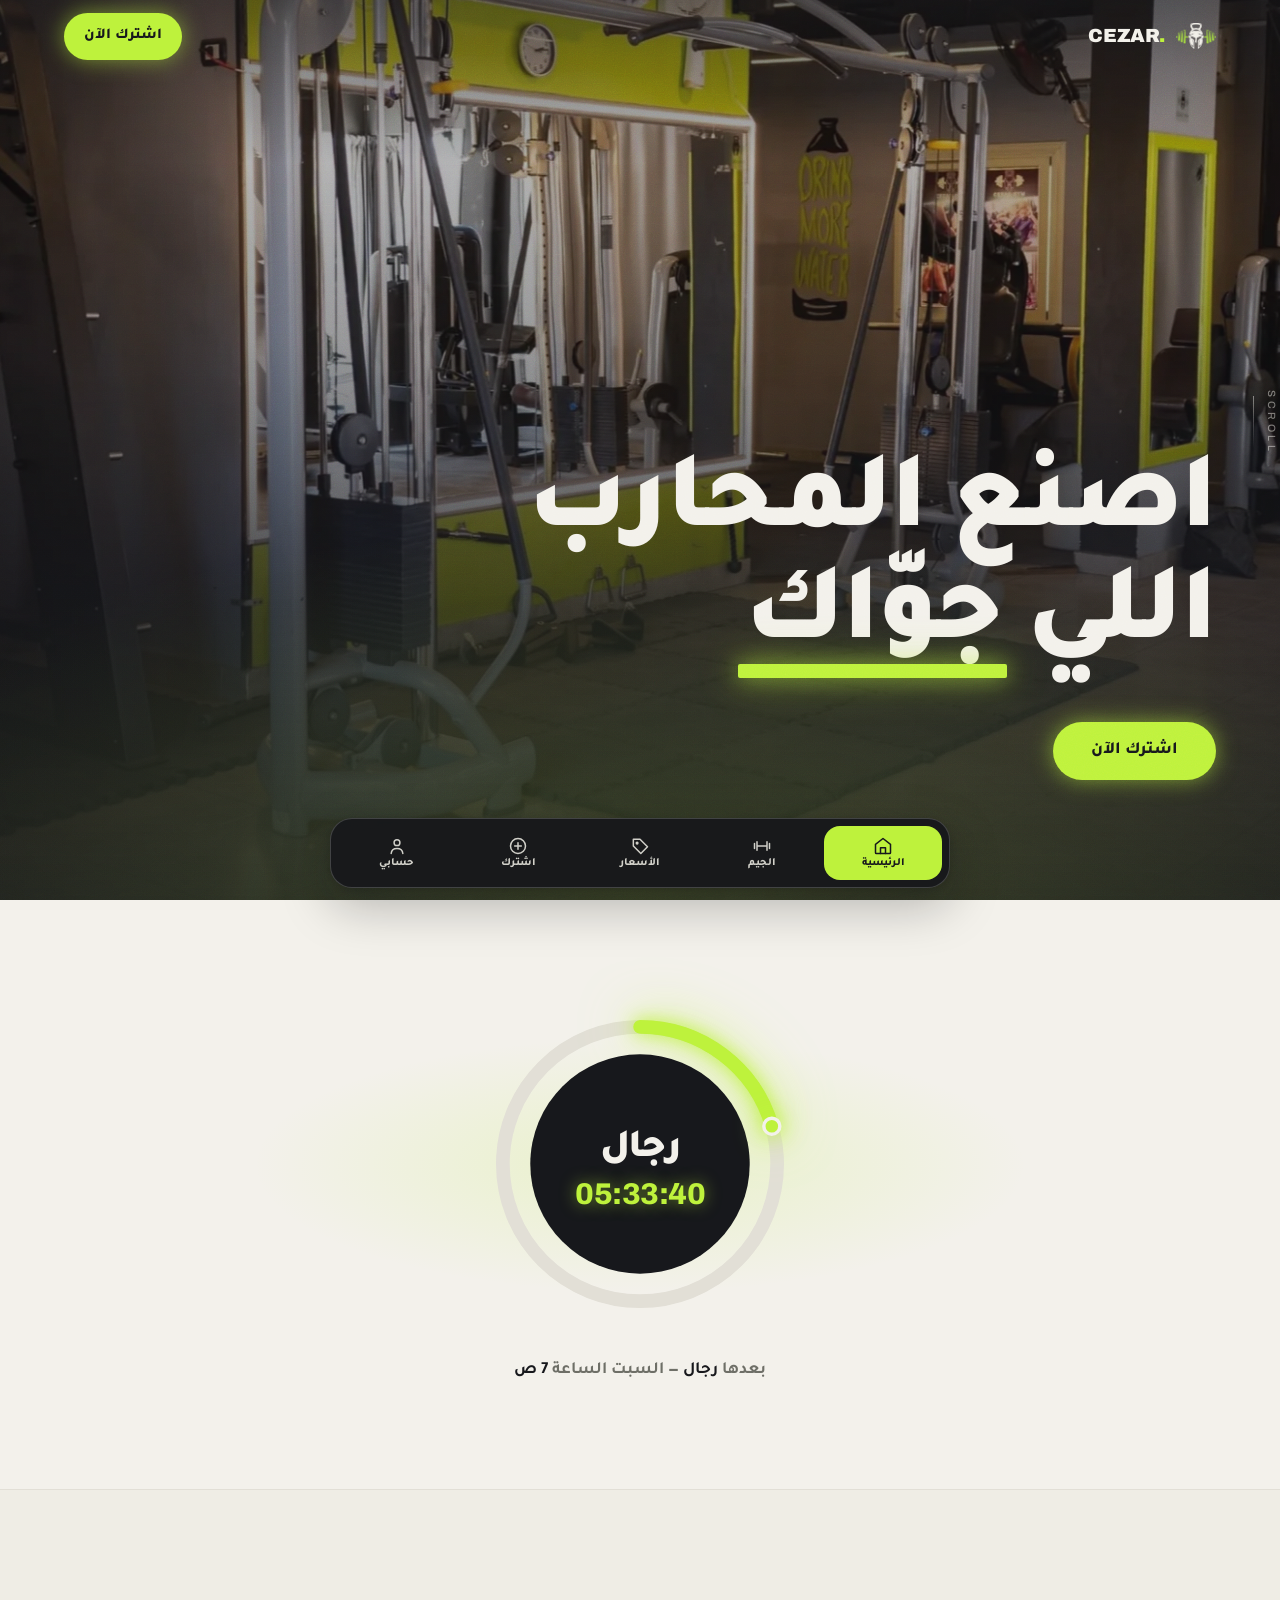
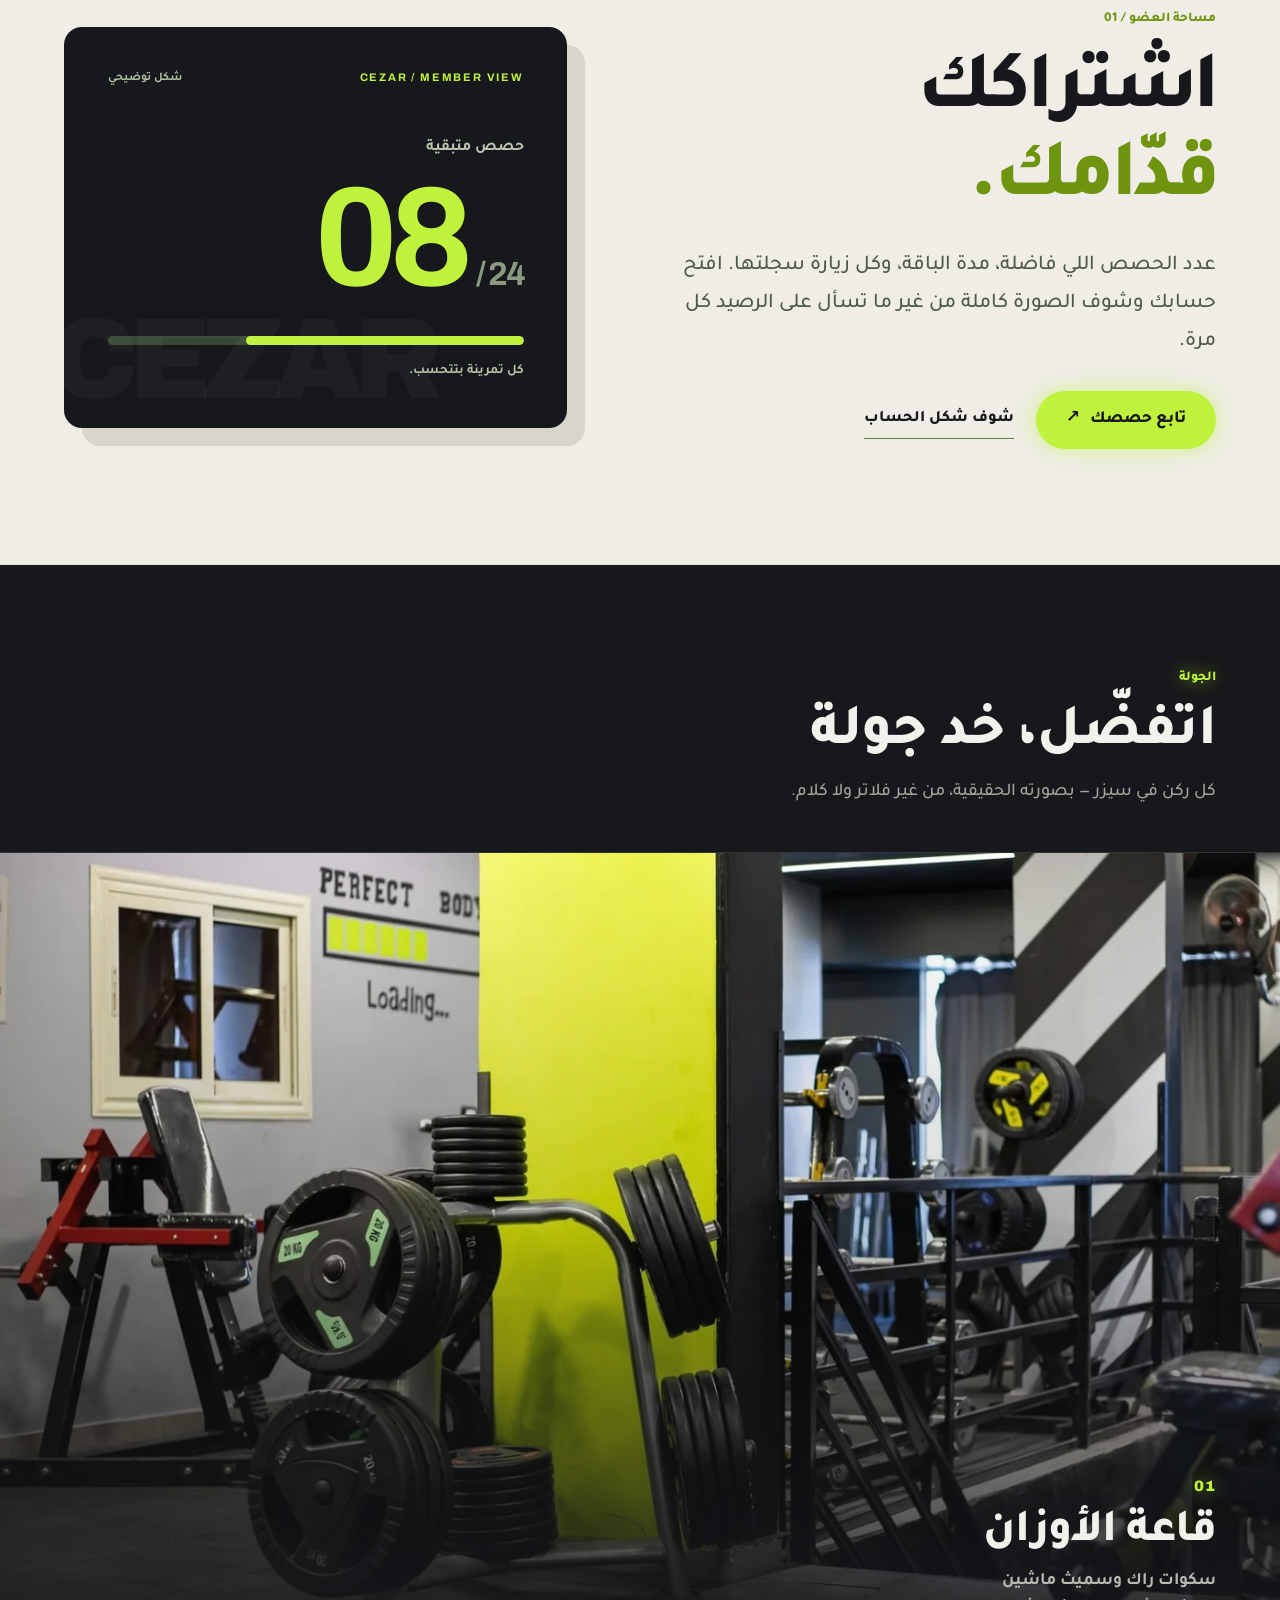
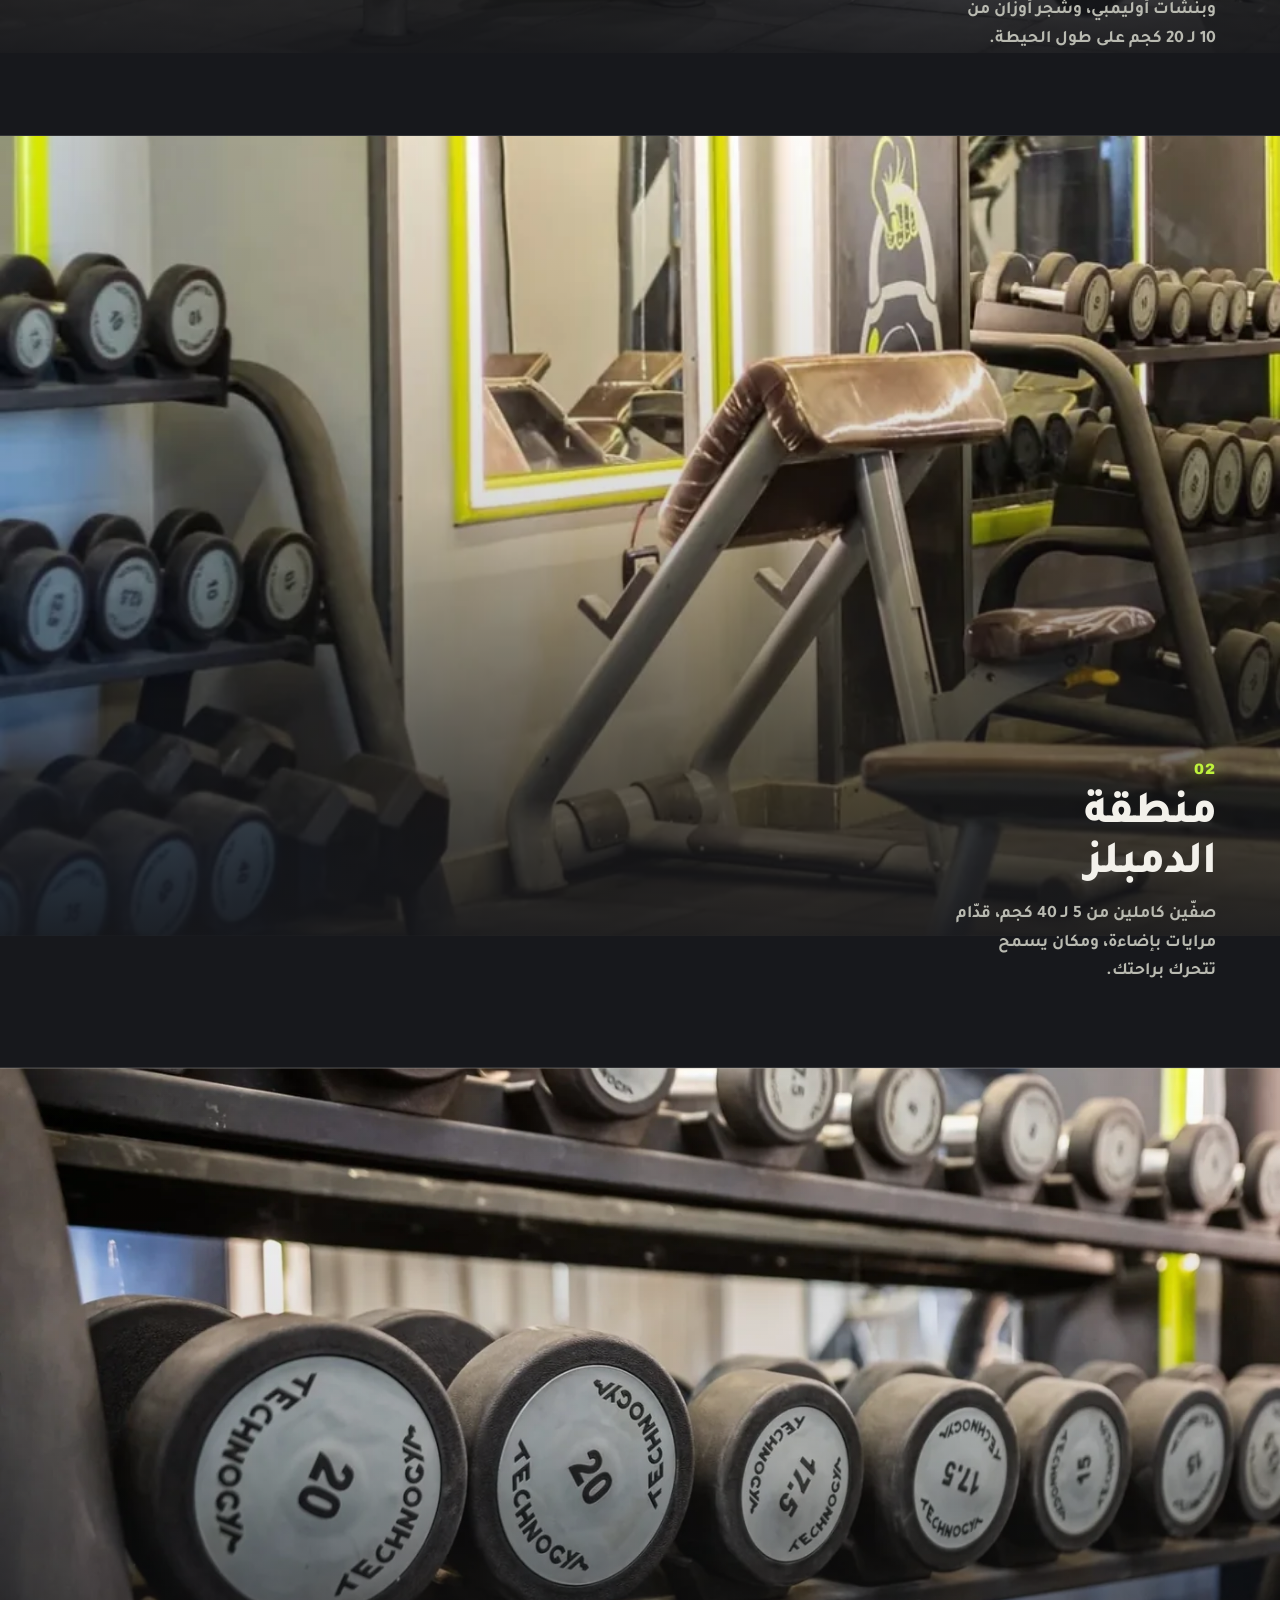
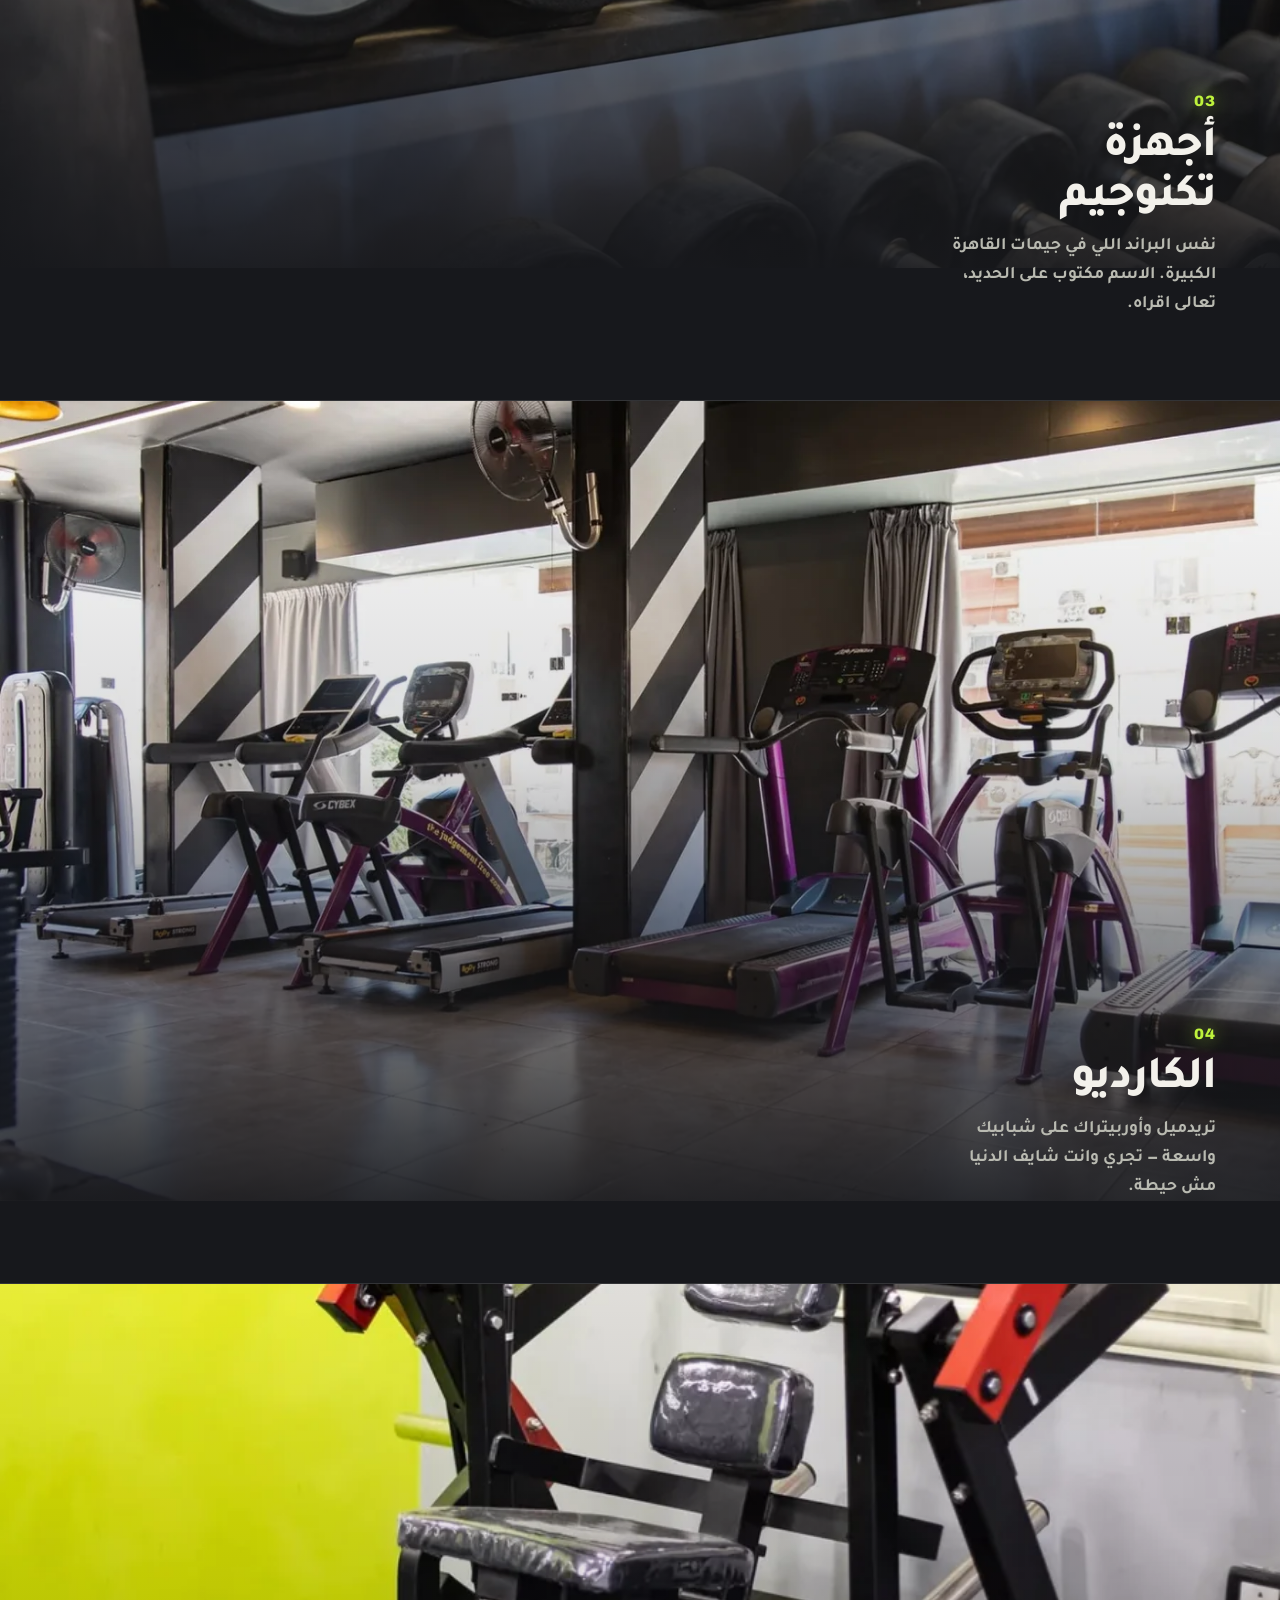
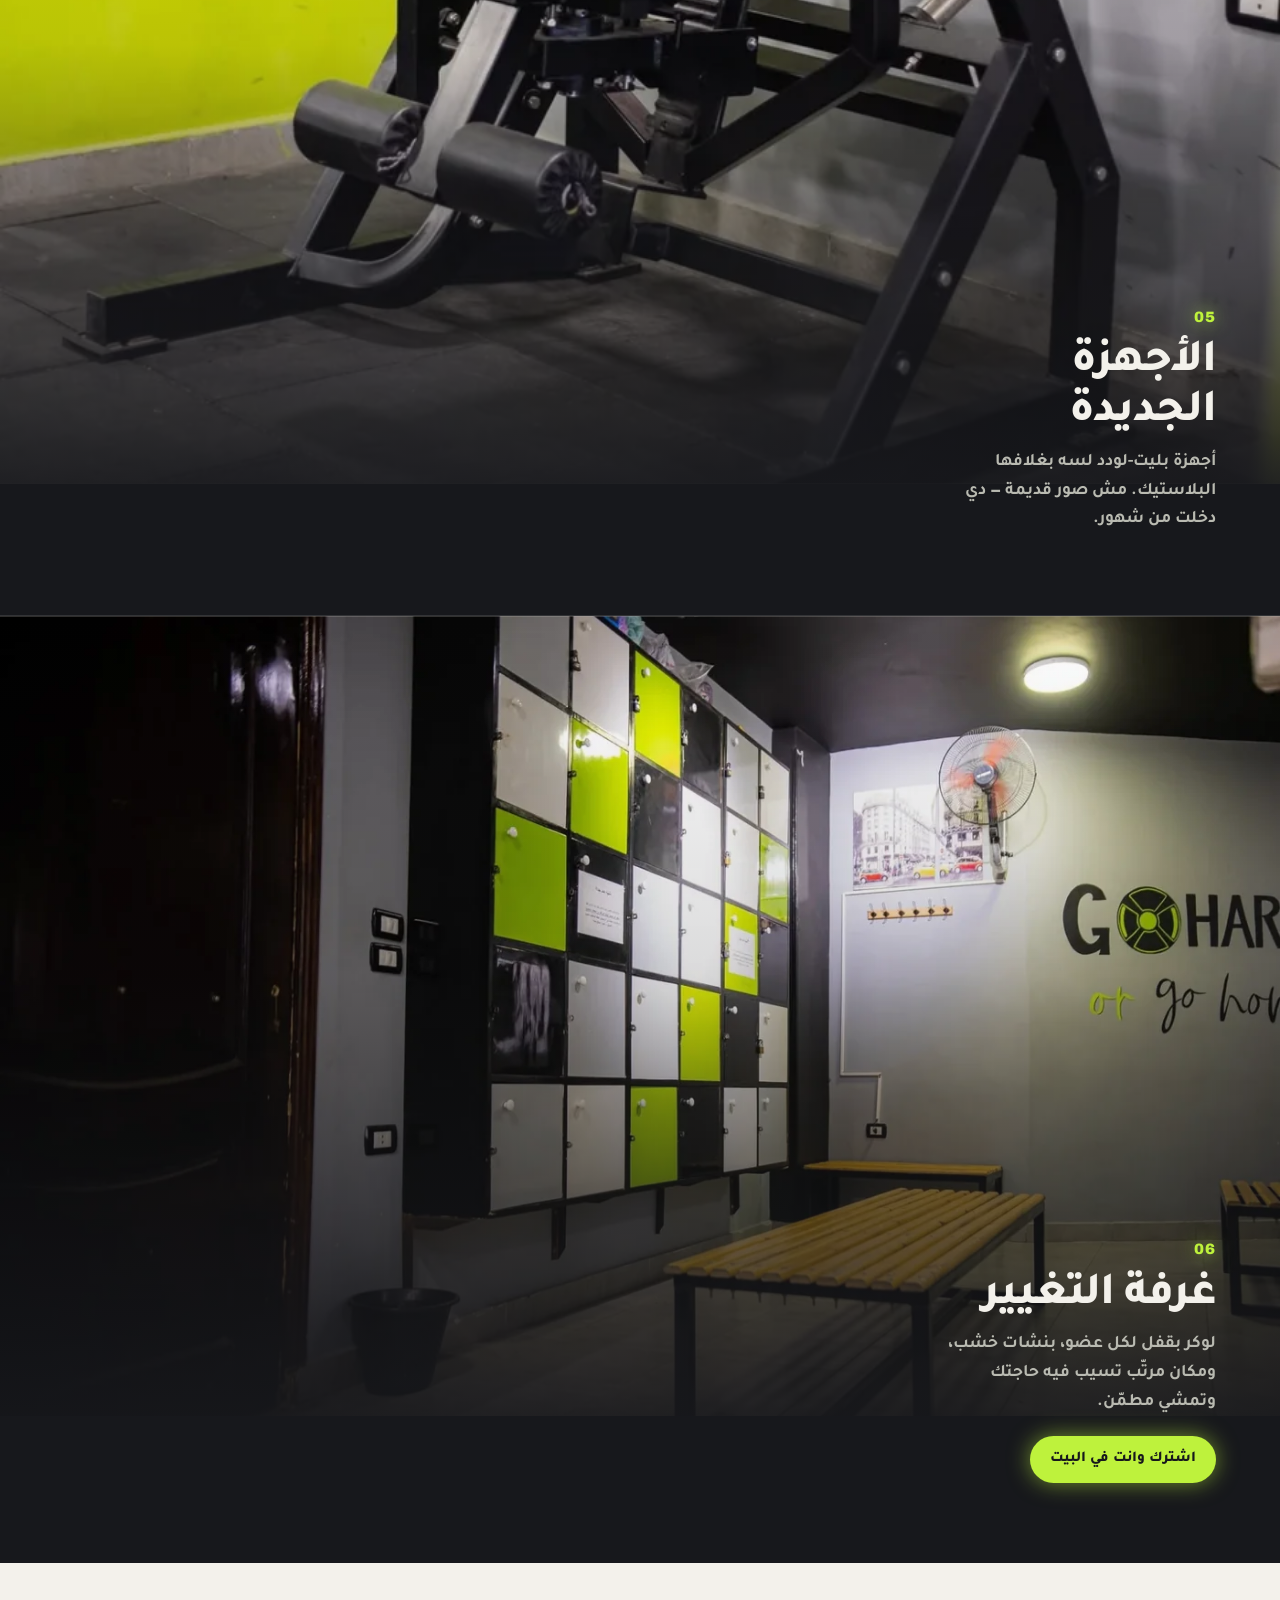
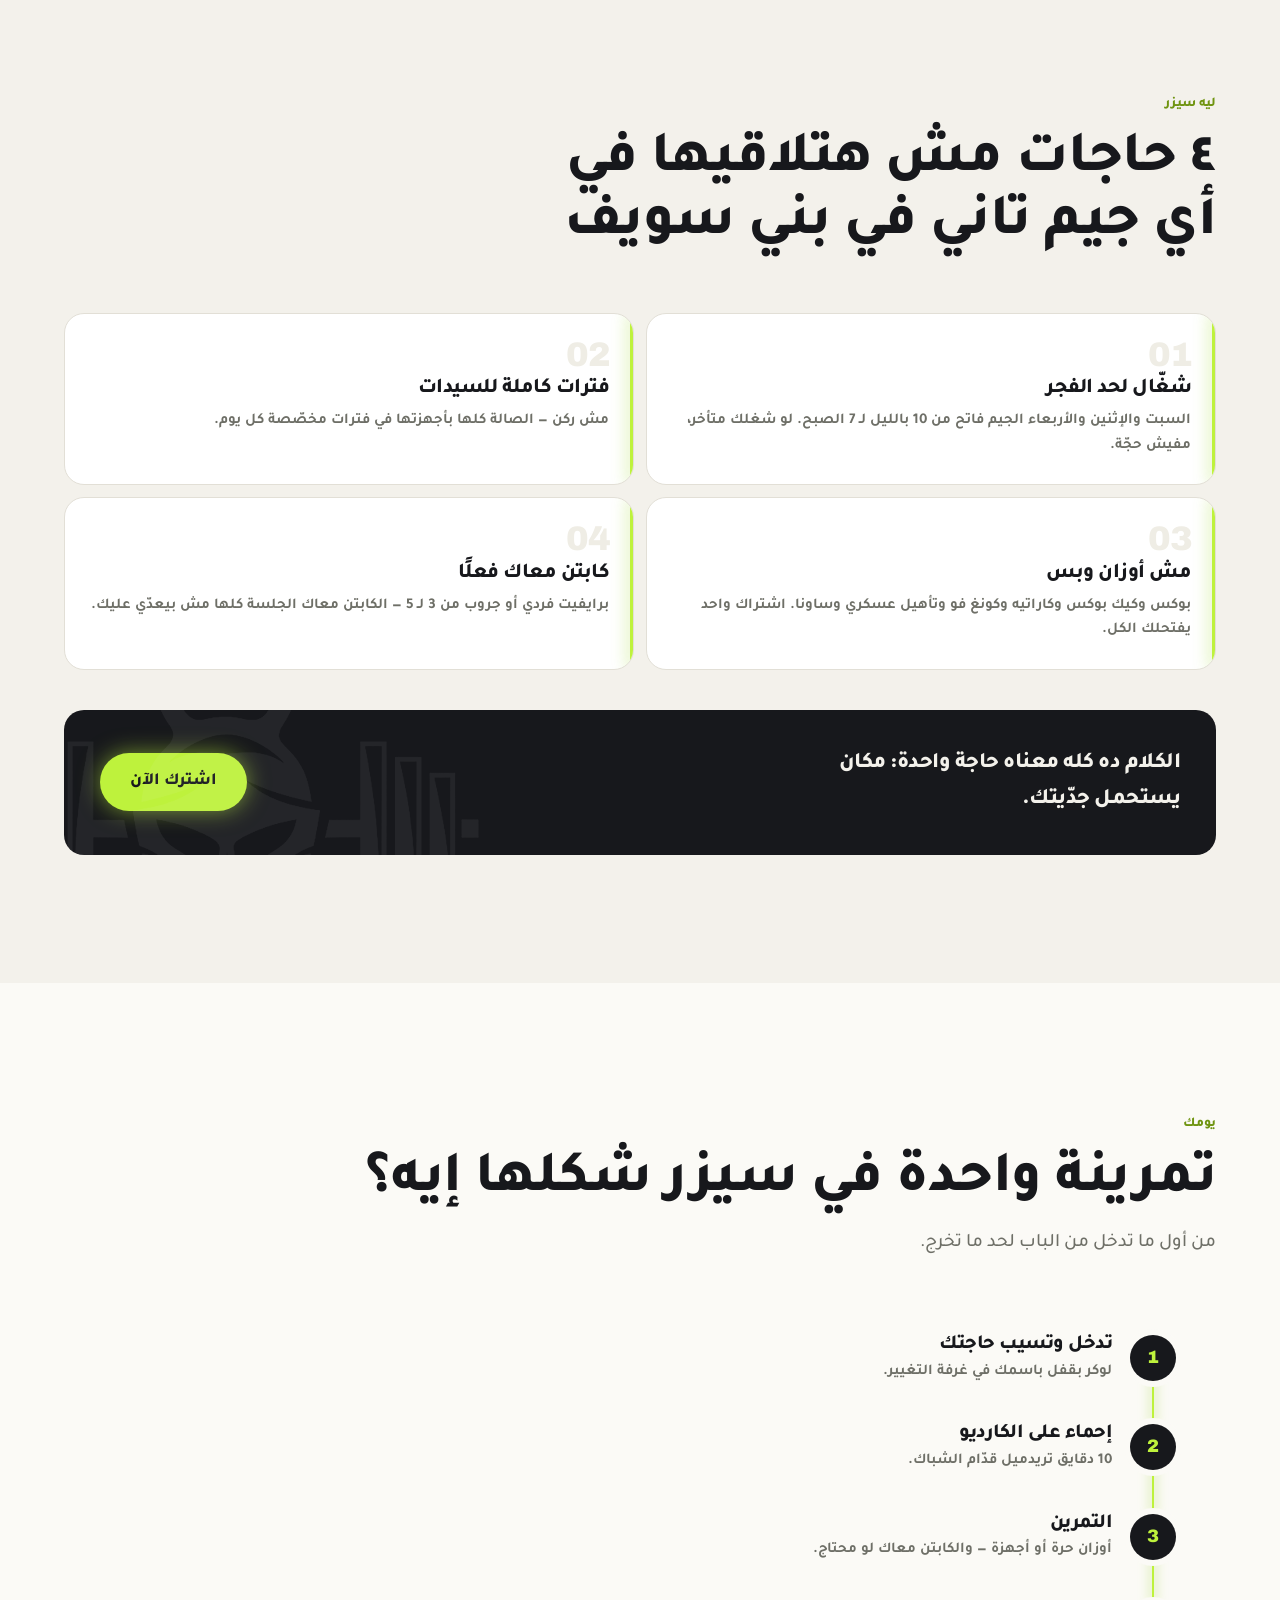
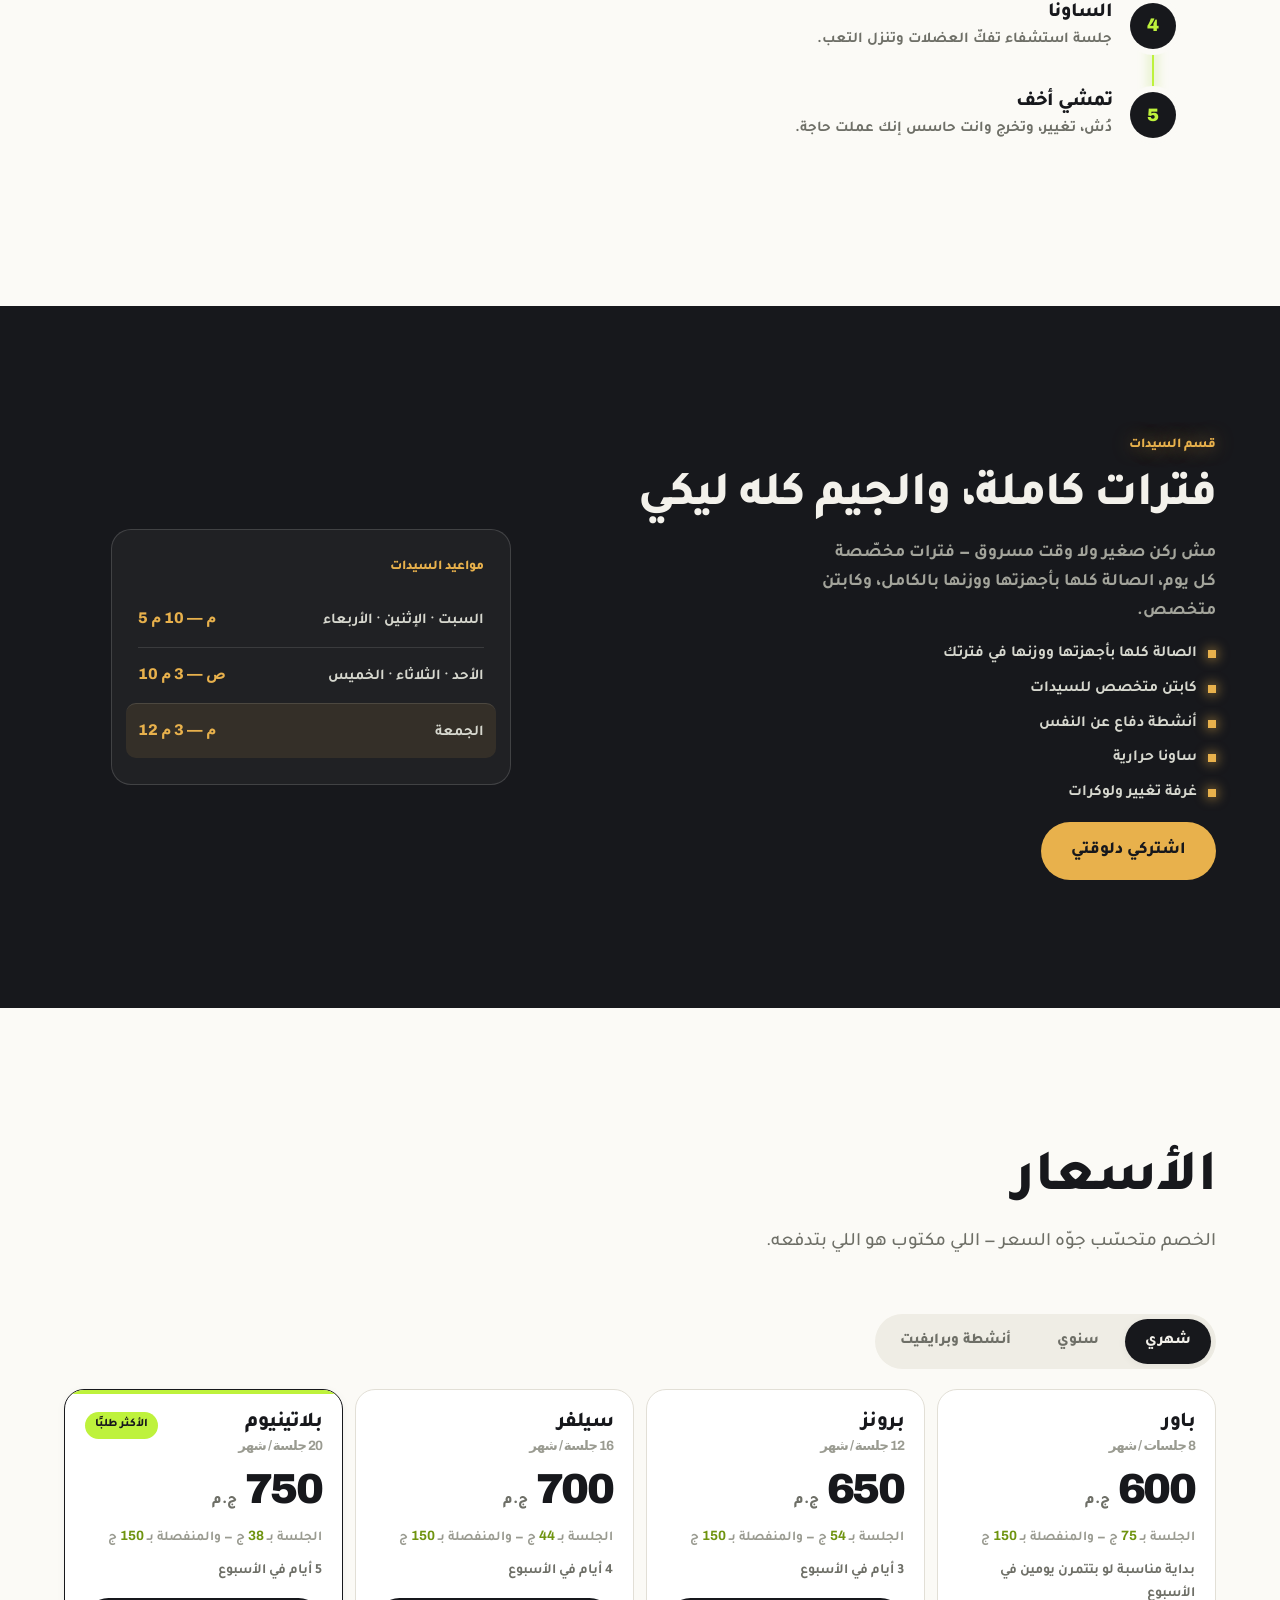
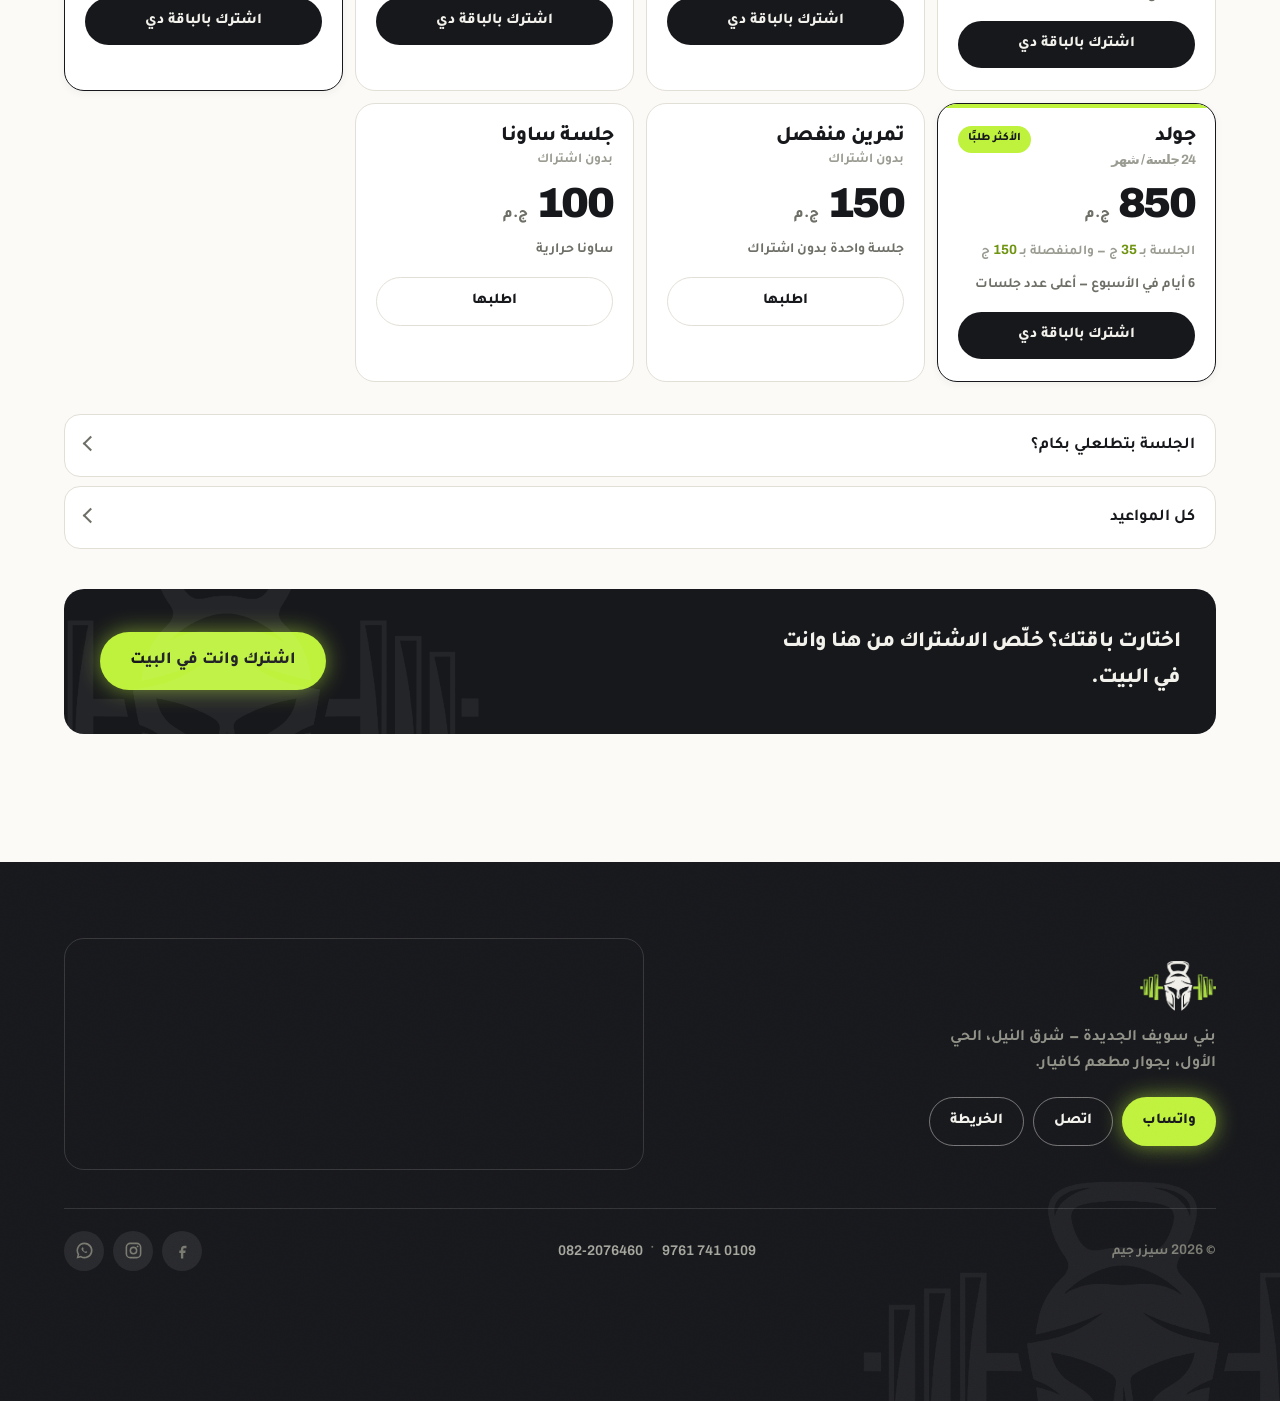
<file: index.html>
<!DOCTYPE html>
<html lang="ar" dir="rtl">
<head>
<meta charset="utf-8">
<meta name="viewport" content="width=device-width,initial-scale=1,viewport-fit=cover">
<title>سيزر جيم | أقوى جيم في بني سويف الجديدة</title>
<meta name="description" content="سيزر جيم — بني سويف الجديدة، شرق النيل. أوزان وأجهزة تكنوجيم، كارديو، فنون قتالية، تأهيل عسكري وبدني، ساونا حرارية، وقسم سيدات بمواعيد مخصّصة. اشترك من الموقع في دقيقة.">
<meta name="theme-color" content="#17181C">
<link rel="apple-touch-icon" href="assets/img/icon-180.png">
<link rel="icon" href="assets/img/icon-32.png" sizes="32x32">

<meta property="og:type" content="website">
<meta property="og:title" content="سيزر جيم | أقوى جيم في بني سويف الجديدة">
<meta property="og:description" content="أوزان، كارديو، فنون قتالية، تأهيل، وساونا — ومواعيد للرجال والسيدات. اشترك من الموقع في دقيقة.">
<meta property="og:image" content="assets/img/hero-d1.webp">
<meta property="og:locale" content="ar_EG">
<meta property="og:url" content="https://a7madshiref001-ctrl.github.io/cezar-site/">
<link rel="canonical" href="https://a7madshiref001-ctrl.github.io/cezar-site/">

<link rel="preconnect" href="https://fonts.googleapis.com">
<link rel="preconnect" href="https://fonts.gstatic.com" crossorigin>
<link href="https://fonts.googleapis.com/css2?family=Archivo:wght@500;600;700;800;900&family=Tajawal:wght@400;500;600;700;800;900&display=swap" rel="stylesheet">
<link rel="preload" as="image" href="assets/img/hero-d1.webp" media="(min-width:901px)">
<link rel="preload" as="image" href="assets/img/hero-m1.webp" media="(max-width:900px)">
<script>document.documentElement.className='js';</script>
<link rel="stylesheet" href="assets/core.css?v=16">
<link rel="stylesheet" href="assets/site.css?v=17">
<link rel="stylesheet" href="assets/public-shell.css?v=1">

<script type="application/ld+json">
{"@context":"https://schema.org","@type":"HealthAndBeautyBusiness","name":"سيزر جيم","alternateName":"CEZAR GYM",
"description":"جيم متكامل في بني سويف الجديدة: كمال أجسام، كارديو، فنون قتالية، تأهيل عسكري وبدني، ساونا، وقسم سيدات.",
"address":{"@type":"PostalAddress","streetAddress":"شرق النيل — الحي الأول، بجوار مطعم كافيار","addressLocality":"بني سويف الجديدة","postalCode":"62511","addressCountry":"EG"},
"telephone":"+20-82-2076460","url":"https://a7madshiref001-ctrl.github.io/cezar-site/","priceRange":"600-9600 EGP",
"sameAs":["https://www.facebook.com/Cezar.Gym.Club/","https://www.instagram.com/cezar_gym/"]}
</script>
</head>
<body class="public-site">

<!-- ═══ 00 السبلاش ═══ -->
<div id="splash">
  <div class="splash-in" role="img" aria-label="شعار سيزر جيم">
    <img class="splash-mark splash-mark--top" src="assets/img/emblem-light.png" alt="">
    <img class="splash-mark splash-mark--middle" src="assets/img/emblem-light.png" alt="">
    <img class="splash-mark splash-mark--bottom" src="assets/img/emblem-light.png" alt="">
  </div>
</div>

<!-- ═══ الهيدر ═══ -->
<header class="hdr" id="hdr">
  <div class="wrap hdr-in">
    <a href="#top" class="brand" aria-label="سيزر جيم">
      <img src="assets/img/emblem-light.png" alt="" id="brandMark">
      <b class="lat">CEZAR<i>.</i></b>
    </a>
    <nav class="nav" id="nav">
      <a href="#inside">جوّه سيزر</a>
      <a href="#pricing">الأسعار</a>
      <a href="#where">مكاننا</a>
      <a href="member.html">حسابي</a>
    </nav>
    <a href="join.html" class="btn btn-lime btn-sm">اشترك الآن</a>
    <button class="burger" id="burger" aria-label="القائمة" aria-expanded="false"><i></i></button>
  </div>
</header>

<nav class="cezar-dock" aria-label="التنقل الأساسي">
  <a href="index.html#top" data-dock="home" class="is-active" aria-current="page"><svg viewBox="0 0 24 24" fill="none" stroke="currentColor" stroke-linecap="round" stroke-linejoin="round" aria-hidden="true"><path d="m3 10 9-7 9 7v10a1 1 0 0 1-1 1H4a1 1 0 0 1-1-1z"/><path d="M9 21v-7h6v7"/></svg><span>الرئيسية</span></a>
  <a href="index.html#inside" data-dock="gym"><svg viewBox="0 0 24 24" fill="none" stroke="currentColor" stroke-linecap="round" stroke-linejoin="round" aria-hidden="true"><path d="M3 9v6m3-8v10m12-10v10m3-8v6M6 12h12"/></svg><span>الجيم</span></a>
  <a href="index.html#pricing" data-dock="prices"><svg viewBox="0 0 24 24" fill="none" stroke="currentColor" stroke-linecap="round" stroke-linejoin="round" aria-hidden="true"><path d="M4 4h8l9 9-8 8-9-9z"/><circle cx="8.5" cy="8.5" r="1"/></svg><span>الأسعار</span></a>
  <a href="join.html" data-dock="join"><svg viewBox="0 0 24 24" fill="none" stroke="currentColor" stroke-linecap="round" stroke-linejoin="round" aria-hidden="true"><circle cx="12" cy="12" r="9"/><path d="M12 8v8m-4-4h8"/></svg><span>اشترك</span></a>
  <a href="member.html" data-dock="member"><svg viewBox="0 0 24 24" fill="none" stroke="currentColor" stroke-linecap="round" stroke-linejoin="round" aria-hidden="true"><circle cx="12" cy="8" r="3.5"/><path d="M5 21c.3-4 2.7-6 7-6s6.7 2 7 6"/></svg><span>حسابي</span></a>
</nav>

<div id="sheet" aria-hidden="true" inert>
  <a href="#inside">جوّه سيزر</a>
  <a href="#pricing">الأسعار</a>
  <a href="#where">مكاننا</a>
  <a href="member.html">حسابي · متابعة الحصص</a>
  <div class="m-cta">
    <a href="join.html" class="btn btn-lime" style="flex:1">اشترك الآن</a>
  </div>
</div>

<noscript>
  <div style="background:#17181C;color:#F3F1EB;padding:28px 20px;text-align:center;line-height:1.9">
    <b style="font-size:20px">سيزر جيم — بني سويف الجديدة</b><br>
    شرق النيل، الحي الأول (بجوار مطعم كافيار)<br>
    واتساب: <a href="https://wa.me/201097419761" style="color:#A8DC42">0109 741 9761</a> ·
    أرضي: <a href="tel:0822076460" style="color:#A8DC42">082-2076460</a><br>
    <span style="color:#A3A49B;font-size:14px">شغّل الجافاسكربت عشان تشوف الأسعار والعروض والمواعيد.</span>
  </div>
</noscript>

<main id="top">

<!-- ═══ 01 الهيرو ═══ -->
<section class="hero grain">
  <!-- تلات لقطات بتتبدّل مع بعض بزووم بطيء — حركة حقيقية بصور الجيم -->
  <div class="hero-bg" id="heroBg">
    <div class="hero-slide on">
      <picture>
        <source media="(max-width:900px)" srcset="assets/img/hero-m1.webp">
        <img src="assets/img/hero-d1.webp" alt="قاعة الأوزان في سيزر جيم" fetchpriority="high">
      </picture>
    </div>
    <div class="hero-slide">
      <picture>
        <source media="(max-width:900px)" srcset="assets/img/hero-m2.webp">
        <img src="assets/img/hero-d2.webp" alt="صالة سيزر جيم" loading="lazy">
      </picture>
    </div>
    <div class="hero-slide">
      <picture>
        <source media="(max-width:900px)" srcset="assets/img/hero-m3.webp">
        <img src="assets/img/hero-d3.webp" alt="دمبلز تكنوجيم" loading="lazy">
      </picture>
    </div>
  </div>
  <div class="wrap hero-in">
    <h1><span class="ln"><span>اصنع المحارب<br>اللي <em class="mark" style="font-style:normal">جوّاك</em></span></span></h1>
    <a href="join.html" class="btn btn-lime hero-btn">اشترك الآن</a>
  </div>
  <div class="scroll-cue lat" aria-hidden="true">SCROLL</div>
</section>

<!-- ═══ 02 الحلقة — الفترة الشغّالة دلوقتي ═══ -->
<section class="live" id="live">
  <div class="wrap live-in">
    <div class="ring" id="ring">
      <svg viewBox="0 0 280 280" aria-hidden="true">
        <!-- اللفة على الشريط بس. النقطة بره اللفة عشان إحداثياتها
             تتحسب في نفس اتجاه اللي بنشوفه على الشاشة. -->
        <g class="ring-rot">
          <circle class="ring-track" cx="140" cy="140" r="120"/>
          <circle class="ring-fg" cx="140" cy="140" r="120" id="ringFg"/>
        </g>
        <circle class="ring-hub" cx="140" cy="140" r="96"/>
        <circle class="ring-head" r="7" cx="140" cy="20" id="ringHead"/>
      </svg>
      <div class="ring-c">
        <b id="ringGroup">—</b>
        <span class="ring-cd num" id="ringCd">--:--:--</span>
      </div>
    </div>
    <p class="live-note" id="ringNote">&nbsp;</p>
  </div>
</section>

<!-- مساحة العضو: وصول واضح إلى الحصص والاشتراك -->
<section class="member-feature" id="member-account">
  <div class="wrap member-feature-grid">
    <div class="member-feature-copy" data-reveal>
      <span class="kick">مساحة العضو / 01</span>
      <h2>اشتراكك<br><em>قدّامك.</em></h2>
      <p>عدد الحصص اللي فاضلة، مدة الباقة، وكل زيارة سجلتها. افتح حسابك وشوف الصورة كاملة من غير ما تسأل على الرصيد كل مرة.</p>
      <div class="member-feature-actions"><a href="member.html" class="btn btn-lime">تابع حصصك <span aria-hidden="true">↗</span></a><a href="member.html?preview=1" class="member-feature-preview">شوف شكل الحساب</a></div>
    </div>
    <div class="member-feature-card" data-reveal aria-label="مثال توضيحي لشكل حساب العضو">
      <div><span>CEZAR / MEMBER VIEW</span><small>شكل توضيحي</small></div>
      <p>حصص متبقية</p><strong class="lat">08<span>/ 24</span></strong>
      <div class="member-feature-meter"><i></i></div>
      <small>كل تمرينة بتتحسب.</small>
    </div>
  </div>
</section>

<!-- ═══ 03 الجولة — كل مكان في الجيم بشاشة كاملة ═══ -->
<section class="tour" id="inside">
  <div class="wrap tour-head" data-reveal>
    <span class="kick">الجولة</span>
    <h2>اتفضّل، خد جولة</h2>
    <p class="sub">كل ركن في سيزر — بصورته الحقيقية، من غير فلاتر ولا كلام.</p>
  </div>
  <div id="stops"></div>
</section>

<!-- ═══ 04 ليه سيزر ═══ -->
<section class="sect why" id="why">
  <div class="wrap">
    <div class="head" data-reveal>
      <span class="kick">ليه سيزر</span>
      <h2>٤ حاجات مش هتلاقيها في أي جيم تاني في بني سويف</h2>
    </div>
    <div class="why-grid" id="whyGrid"></div>
    <div class="cta-band" data-reveal>
      <p>الكلام ده كله معناه حاجة واحدة: مكان يستحمل جدّيتك.</p>
      <a href="join.html" class="btn btn-lime">اشترك الآن</a>
    </div>
  </div>
</section>

<!-- ═══ 05 يومك في سيزر ═══ -->
<section class="sect day" id="day">
  <div class="wrap">
    <div class="head" data-reveal>
      <span class="kick">يومك</span>
      <h2>تمرينة واحدة في سيزر شكلها إيه؟</h2>
      <p class="sub">من أول ما تدخل من الباب لحد ما تخرج.</p>
    </div>
    <ol class="steps-line" id="dayList"></ol>
  </div>
</section>

<!-- ═══ 06 قسم السيدات ═══ -->
<section class="sect ladies" id="ladies">
  <div class="wrap ladies-in">
    <div class="ladies-t" data-reveal>
      <span class="kick gold">قسم السيدات</span>
      <h2>فترات كاملة، والجيم كله ليكي</h2>
      <p class="sub">مش ركن صغير ولا وقت مسروق — فترات مخصّصة كل يوم،
        الصالة كلها بأجهزتها ووزنها بالكامل، وكابتن متخصص.</p>
      <ul class="tick" id="ladiesList"></ul>
      <a href="join.html" class="btn btn-gold">اشتركي دلوقتي</a>
    </div>
    <div class="ladies-r" data-reveal>
      <div class="hours-card">
        <span class="hours-t">مواعيد السيدات</span>
        <ul id="ladiesHours"></ul>
      </div>
    </div>
  </div>
</section>


<!-- ═══ 04 الأسعار — والعروض جواها في الأول ═══ -->
<section class="sect prices" id="pricing">
  <div class="wrap">
    <div class="head" data-reveal>
      <h2>الأسعار</h2>
      <p class="sub">الخصم متحسّب جوّه السعر — اللي مكتوب هو اللي بتدفعه.</p>
    </div>

    <!-- شريط العروض -->
    <div class="obar" id="obar" data-reveal></div>

    <div class="tabs" id="priceTabs" data-reveal>
      <button data-pane="monthly" class="on">شهري</button>
      <button data-pane="yearly">سنوي</button>
      <button data-pane="acts">أنشطة وبرايفيت</button>
    </div>

    <div class="panes">
      <div class="on" id="pane-monthly"><div class="plan-grid" id="monthlyGrid"></div></div>
      <div id="pane-yearly">
        <div style="display:grid;gap:14px" id="yearlyGrid"></div>
        <p class="per" style="margin-top:16px">كل اشتراك سنوي عليه دعوات مجانية وجلسات ساونا حسب المدة.</p>
      </div>
      <div id="pane-acts"><div class="plan-grid" id="actsGrid"></div></div>
    </div>

    <!-- الحاسبتين — مطويّين، يفتحوا بالضغط -->
    <div class="tools" data-reveal>
      <details class="tool">
        <summary><b>الجلسة بتطلعلي بكام؟</b><i></i></summary>
        <div class="tool-b rcalc-b">
          <div class="rng">
            <div class="rng-top"><b><span id="rDays">4</span></b><span>أيام في الأسبوع</span></div>
            <input type="range" id="rRange" min="2" max="6" step="1" value="4"
                   aria-label="عدد أيام التمرين في الأسبوع">
            <div class="rng-scale lat"><span>2</span><span>3</span><span>4</span><span>5</span><span>6</span></div>
          </div>
          <div class="rc-out">
            <div class="rc-plan" id="rPlan">—</div>
            <div class="rc-num"><b id="rPer">—</b><span>جنيه للجلسة</span></div>
            <div class="rc-cmp" id="rCmp">—</div>
            <button class="btn btn-ink btn-sm" id="rGo">اشترك بالباقة دي</button>
          </div>
        </div>
      </details>

      <details class="tool" id="fcalc" hidden>
        <summary><b>عرض الصحاب — هنوفّر كام؟</b><i></i></summary>
        <div class="tool-b">
          <div class="pick-row"><label>عددكم</label><div class="seg" id="fPeople"></div></div>
          <div class="pick-row"><label>الباقة</label><select class="fsel" id="fPlan"></select></div>
          <div class="rc-out">
            <div class="save-big"><span id="fSave">0</span><i>ج.م</i></div>
            <div class="save-rows">
              <div><span>للواحد</span><b id="fOne">—</b></div>
              <div><span>بعد خصم <span id="fPct">30</span>%</span><b id="fOneNew">—</b></div>
              <div class="tot"><span id="fCntLab">الإجمالي</span><b id="fTot">—</b></div>
            </div>
            <button class="btn btn-ink btn-sm" id="fShare">ابعت العرض لصحابك</button>
          </div>
        </div>
      </details>

      <details class="tool">
        <summary><b>كل المواعيد</b><i></i></summary>
        <div class="tool-b">
          <div class="tabs sm" id="schTabs">
            <button data-g="men" class="on">رجال</button>
            <button data-g="women">سيدات</button>
          </div>
          <div class="sch-grid" id="schGrid"></div>
        </div>
      </details>
    </div>

    <div class="cta-band" data-reveal>
      <p>اختارت باقتك؟ خلّص الاشتراك من هنا وانت في البيت.</p>
      <a href="join.html" class="btn btn-lime">اشترك وانت في البيت</a>
    </div>
  </div>
</section>

</main>

<!-- ═══ الفوتر ═══ -->
<footer class="ftr grain" id="where">
  <img class="wm" src="assets/img/emblem-ghost.png" alt="" aria-hidden="true"
       style="inset-inline-start:-8%;bottom:-22%">
  <div class="wrap">
    <div class="ftr-top">
      <div class="ftr-brand">
        <img src="assets/img/emblem-light.png" alt="سيزر جيم">
        <p>بني سويف الجديدة — شرق النيل، الحي الأول، بجوار مطعم كافيار.</p>
        <div class="ftr-btns">
          <a class="btn btn-lime btn-sm" id="locWaBtn">واتساب</a>
          <a class="btn btn-ghost-light btn-sm" id="locCall">اتصل</a>
          <a class="btn btn-ghost-light btn-sm" id="fMap">الخريطة</a>
        </div>
      </div>
      <div class="map" data-reveal>
        <iframe title="مكان سيزر جيم على الخريطة" loading="lazy" referrerpolicy="no-referrer-when-downgrade"
          src="https://www.google.com/maps?q=Cezar+Gym+Beni+Suef+New+City&output=embed"></iframe>
      </div>
    </div>
    <div class="ftr-bot">
      <span>© <span class="lat">2026</span> سيزر جيم</span>
      <span class="ftr-tel"><a class="lat" id="fWa">—</a> · <a class="lat" id="fTel">—</a></span>
      <div class="socials">
        <a id="sFb" aria-label="فيسبوك"><svg viewBox="0 0 24 24" fill="currentColor"><path d="M14 9h3V6h-3c-2.2 0-4 1.8-4 4v2H8v3h2v7h3v-7h2.5l.5-3H13v-2c0-.6.4-1 1-1z"/></svg></a>
        <a id="sIg" aria-label="انستجرام"><svg viewBox="0 0 24 24" fill="none" stroke="currentColor" stroke-width="2"><rect x="3" y="3" width="18" height="18" rx="5"/><circle cx="12" cy="12" r="4"/><circle cx="17.2" cy="6.8" r="1.2" fill="currentColor" stroke="none"/></svg></a>
        <a id="sWa" aria-label="واتساب"><svg viewBox="0 0 24 24" fill="currentColor"><path d="M12 2a10 10 0 00-8.7 15L2 22l5.2-1.3A10 10 0 1012 2zm0 2a8 8 0 11-4.1 14.9l-.4-.2-2.7.7.7-2.6-.2-.4A8 8 0 0112 4zm-2.3 4c-.2 0-.5.1-.7.4-.3.3-.8.8-.8 1.7 0 .9.6 1.8 1.8 3 1.2 1.1 2.4 1.7 3.4 1.9.9.2 1.4-.2 1.7-.5.3-.3.4-.8.3-1l-1.2-.6c-.2-.1-.4 0-.5.1l-.4.5c-.1.1-.3.2-.5.1-.5-.2-1-.5-1.5-1s-.8-1-1-1.5c-.1-.2 0-.3.1-.4l.4-.4c.2-.2.2-.4.1-.6L10.3 8.3c-.1-.2-.3-.3-.6-.3z"/></svg></a>
      </div>
    </div>
  </div>
</footer>

<a class="fab" id="fab" aria-label="كلّمنا على واتساب"><svg viewBox="0 0 24 24" fill="currentColor"><path d="M12 2a10 10 0 00-8.7 15L2 22l5.2-1.3A10 10 0 1012 2zm0 2a8 8 0 11-4.1 14.9l-.4-.2-2.7.7.7-2.6-.2-.4A8 8 0 0112 4zm-2.3 4c-.2 0-.5.1-.7.4-.3.3-.8.8-.8 1.7 0 .9.6 1.8 1.8 3 1.2 1.1 2.4 1.7 3.4 1.9.9.2 1.4-.2 1.7-.5.3-.3.4-.8.3-1l-1.2-.6c-.2-.1-.4 0-.5.1l-.4.5c-.1.1-.3.2-.5.1-.5-.2-1-.5-1.5-1s-.8-1-1-1.5c-.1-.2 0-.3.1-.4l.4-.4c.2-.2.2-.4.1-.6L10.3 8.3c-.1-.2-.3-.3-.6-.3z"/></svg></a>

<div id="toast"><div></div></div>

<script src="data/img.js?v=2"></script>
<script src="data/site.js?v=18"></script>
<script src="assets/hours.js?v=18"></script>
<script src="assets/site.js?v=19"></script>
<script src="assets/public-shell.js?v=3"></script>
</body>
</html>
</file>
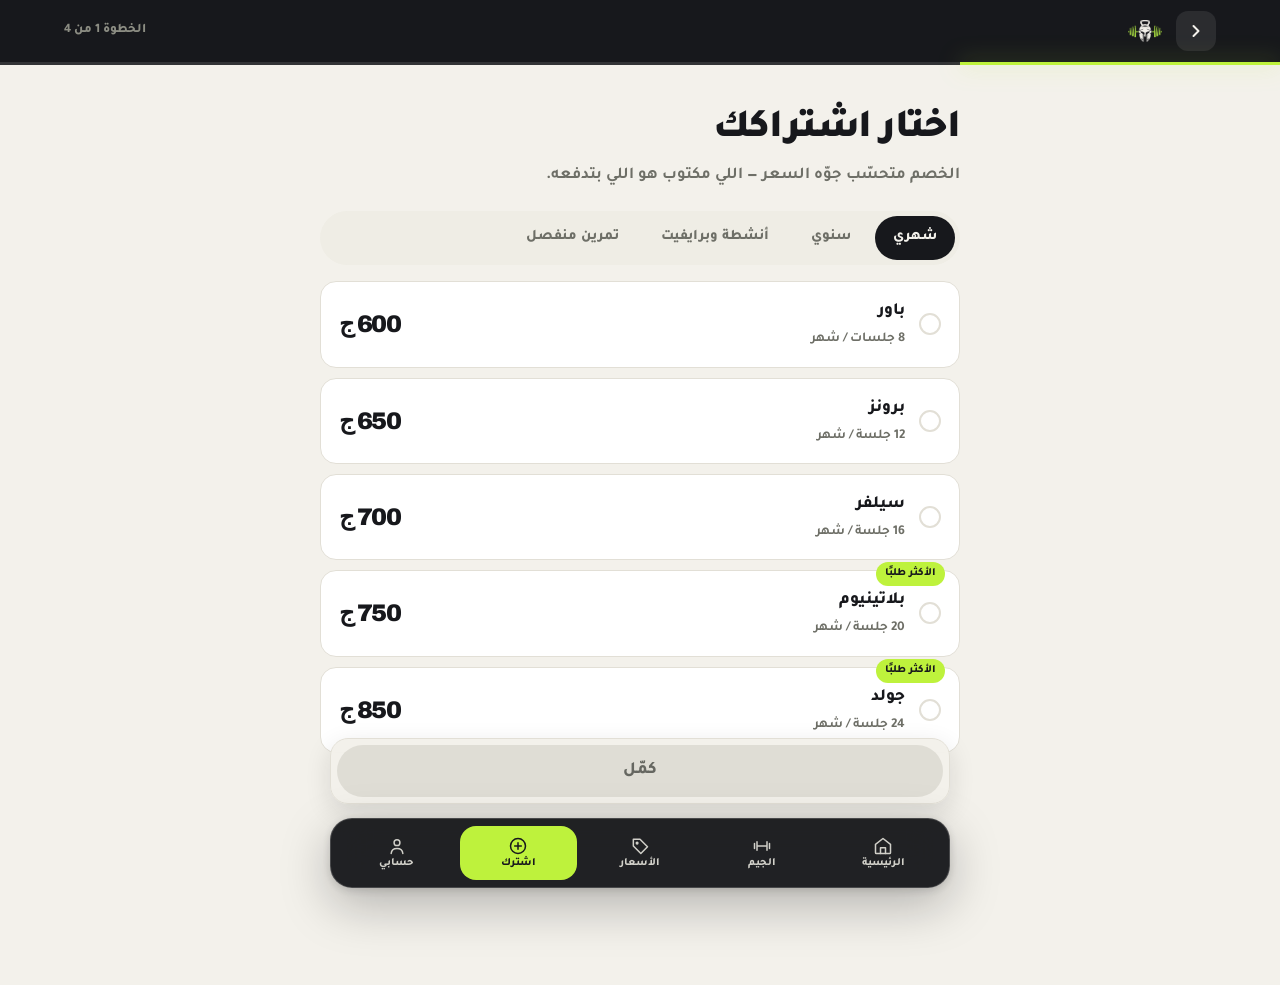
<file: join.html>
<!DOCTYPE html>
<html lang="ar" dir="rtl">
<head>
<meta charset="utf-8">
<meta name="viewport" content="width=device-width,initial-scale=1,viewport-fit=cover">
<title>اشترك في سيزر جيم</title>
<meta name="description" content="اشترك في سيزر جيم من موبايلك — اختار الباقة، حوّل إنستاباي أو فودافون كاش، أو سجّل بياناتك وتعالى ادفع في الجيم.">
<meta name="theme-color" content="#17181C">
<meta name="robots" content="noindex">
<link rel="canonical" href="https://a7madshiref001-ctrl.github.io/cezar-site/join.html">
<link rel="apple-touch-icon" href="assets/img/icon-180.png">
<link rel="icon" href="assets/img/icon-32.png" sizes="32x32">
<link rel="preconnect" href="https://fonts.googleapis.com">
<link rel="preconnect" href="https://fonts.gstatic.com" crossorigin>
<link href="https://fonts.googleapis.com/css2?family=Archivo:wght@600;700;800;900&family=Tajawal:wght@400;500;700;800;900&display=swap" rel="stylesheet">
<script>document.documentElement.className='js';</script>
<link rel="stylesheet" href="assets/core.css?v=17">
<link rel="stylesheet" href="assets/join.css?v=4">
<link rel="stylesheet" href="assets/public-shell.css?v=1">
</head>
<body class="j-body public-site">

<header class="j-hdr">
  <div class="j-hdr-in">
    <a href="index.html" class="j-back" aria-label="رجوع للموقع">
      <svg viewBox="0 0 24 24" fill="none" stroke="currentColor" stroke-width="2.4"
           stroke-linecap="round" stroke-linejoin="round"><path d="M9 6l6 6-6 6"/></svg>
    </a>
    <img src="assets/img/emblem-light.png" alt="سيزر جيم" class="j-mark">
    <span class="j-step-lab" id="stepLab">&nbsp;</span>
  </div>
  <div class="j-bar"><i id="jBar"></i></div>
</header>

<nav class="cezar-dock" aria-label="التنقل الأساسي">
  <a href="index.html#top" data-dock="home"><svg viewBox="0 0 24 24" fill="none" stroke="currentColor" stroke-linecap="round" stroke-linejoin="round" aria-hidden="true"><path d="m3 10 9-7 9 7v10a1 1 0 0 1-1 1H4a1 1 0 0 1-1-1z"/><path d="M9 21v-7h6v7"/></svg><span>الرئيسية</span></a>
  <a href="index.html#inside" data-dock="gym"><svg viewBox="0 0 24 24" fill="none" stroke="currentColor" stroke-linecap="round" stroke-linejoin="round" aria-hidden="true"><path d="M3 9v6m3-8v10m12-10v10m3-8v6M6 12h12"/></svg><span>الجيم</span></a>
  <a href="index.html#pricing" data-dock="prices"><svg viewBox="0 0 24 24" fill="none" stroke="currentColor" stroke-linecap="round" stroke-linejoin="round" aria-hidden="true"><path d="M4 4h8l9 9-8 8-9-9z"/><circle cx="8.5" cy="8.5" r="1"/></svg><span>الأسعار</span></a>
  <a href="join.html" data-dock="join" class="is-active" aria-current="page"><svg viewBox="0 0 24 24" fill="none" stroke="currentColor" stroke-linecap="round" stroke-linejoin="round" aria-hidden="true"><circle cx="12" cy="12" r="9"/><path d="M12 8v8m-4-4h8"/></svg><span>اشترك</span></a>
  <a href="member.html" data-dock="member"><svg viewBox="0 0 24 24" fill="none" stroke="currentColor" stroke-linecap="round" stroke-linejoin="round" aria-hidden="true"><circle cx="12" cy="8" r="3.5"/><path d="M5 21c.3-4 2.7-6 7-6s6.7 2 7 6"/></svg><span>حسابي</span></a>
</nav>

<main class="j-main">

  <!-- ═══ الباقة ═══ -->
  <section class="j-step" data-name="plan">
    <h1>اختار اشتراكك</h1>
    <p class="j-sub">الخصم متحسّب جوّه السعر — اللي مكتوب هو اللي بتدفعه.</p>
    <div class="j-offer" id="jOffer" hidden></div>
    <div class="j-tabs" id="kindTabs"></div>
    <div class="j-plans" id="planList"></div>
    <label class="j-friends" id="friendsBox" hidden>
      <input type="checkbox" id="friendsOn"><i></i>
      <span><b id="friendsTitle">إحنا مجموعة</b><em id="friendsHint"></em></span>
    </label>
    <div class="j-friends-n" id="friendsN" hidden>
      <span>إنتوا كام واحد؟</span>
      <div class="seg" id="friendsSeg"></div>
    </div>
  </section>

  <!-- ═══ بياناتك ═══ -->
  <section class="j-step" data-name="info">
    <h1>بياناتك</h1>
    <p class="j-sub">علشان نجهّز اشتراكك ونرد عليك.</p>
    <div class="j-fields">
      <div class="f">
        <label for="jName">الاسم</label>
        <input id="jName" type="text" placeholder="اسمك بالكامل" autocomplete="name">
        <span class="err">اكتب اسمك الأول والأخير على الأقل</span>
      </div>
      <div class="f">
        <label for="jPhone">رقم الموبايل</label>
        <input id="jPhone" type="tel" inputmode="numeric" placeholder="01xxxxxxxxx" autocomplete="tel" dir="ltr">
        <span class="err">رقم مصري صحيح — 010 أو 011 أو 012 أو 015</span>
      </div>
      <div class="f">
        <label>الفترة</label>
        <div class="j-pick" id="jGender">
          <button data-g="men" class="on">رجال</button>
          <button data-g="women">سيدات</button>
        </div>
      </div>
      <div class="f">
        <label for="jNote">ملاحظة <em>(اختياري)</em></label>
        <textarea id="jNote" rows="2" placeholder="هدفك من التمرين، وقت مناسب للاتصال…"></textarea>
      </div>
    </div>
  </section>

  <!-- ═══ طريقة الدفع ═══ -->
  <section class="j-step" data-name="pay">
    <h1>هتدفع إزاي؟</h1>
    <p class="j-sub">اختار اللي يريحك — وهنشرحلك الخطوة اللي بعدها.</p>
    <div class="j-pay" id="payList"></div>
  </section>

  <!-- ═══ هتيجي امتى (كاش) ═══ -->
  <section class="j-step" data-name="when">
    <h1>هتيجي امتى؟</h1>
    <p class="j-sub">هنسجّل بياناتك ونفكّرك قبل ميعادك.</p>
    <div class="j-when">
      <span class="j-when-t">اليوم</span>
      <div class="j-days" id="whenDays"></div>
      <span class="j-when-t">الفترة</span>
      <div class="j-slots" id="whenSlots"></div>
    </div>
    <p class="j-hint" id="whenHint"></p>
  </section>

  <!-- ═══ التحويل ═══ -->
  <section class="j-step" data-name="transfer">
    <h1 id="trTitle">التحويل</h1>
    <p class="j-sub" id="trSub"></p>
    <div id="trBox"></div>
  </section>

  <!-- ═══ راجع وابعت ═══ -->
  <section class="j-step" data-name="review">
    <h1>راجع وابعت</h1>
    <p class="j-sub">آخر خطوة — الطلب هيتفتح في واتساب مكتوب جاهز.</p>
    <div class="j-rev" id="jRev"></div>
    <div class="j-note" id="jSendHint"></div>
  </section>

  <!-- ═══ تم ═══ -->
  <section class="j-step" data-name="done">
    <div class="j-done">
      <div class="j-check"><svg viewBox="0 0 24 24" fill="none" stroke="currentColor"
        stroke-width="3" stroke-linecap="round" stroke-linejoin="round"><path d="M20 6L9 17l-5-5"/></svg></div>
      <h1 id="doneTitle">الطلب اتبعت</h1>
      <p class="j-sub" id="doneSub"></p>
      <div class="j-done-card">
        <div class="j-code-rows" id="doneRows"></div>
      </div>
      <div class="j-done-btns">
        <a class="btn btn-lime" id="doneWa">افتح واتساب تاني</a>
        <button class="btn btn-ghost" id="doneIcs" hidden>ضيف الميعاد لتقويمك</button>
        <a class="btn btn-ghost" href="index.html">رجوع للموقع</a>
        <a class="btn btn-ghost" href="member.html">تابع اشتراكك وحصصك</a>
      </div>
    </div>
  </section>

</main>

<footer class="j-dock" id="jDock">
  <button class="btn btn-ghost j-back-btn" id="jPrev" hidden>رجوع</button>
  <button class="btn btn-lime j-next" id="jNext" disabled>كمّل</button>
</footer>

<div id="toast"><div></div></div>

<script src="data/site.js?v=18"></script>
<script src="assets/hours.js?v=18"></script>
<script src="assets/join.js?v=18"></script>
<script src="assets/public-shell.js?v=3"></script>
</body>
</html>
</file>
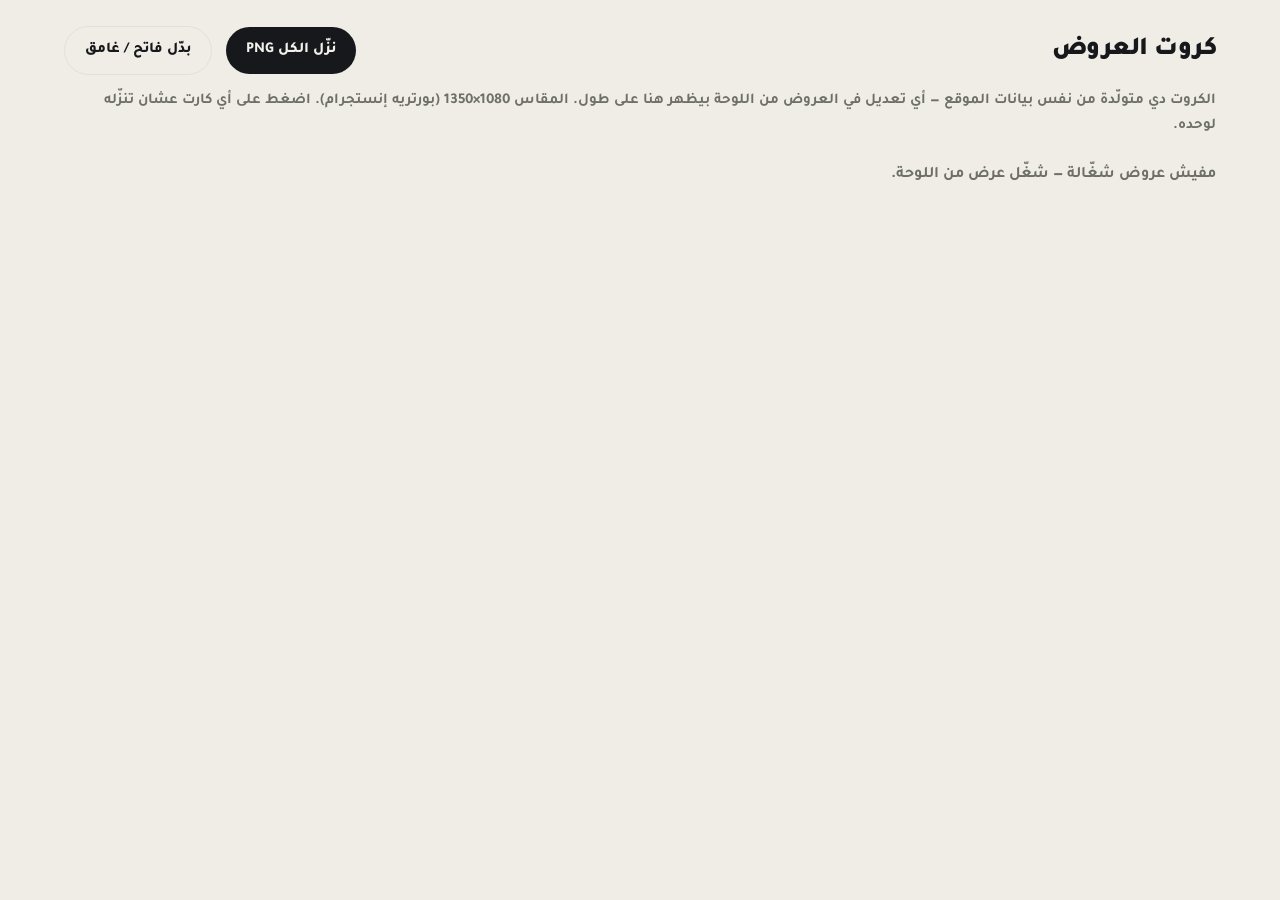
<file: offers.html>
<!DOCTYPE html>
<html lang="ar" dir="rtl">
<head>
<meta charset="utf-8">
<meta name="viewport" content="width=device-width,initial-scale=1">
<title>كروت عروض سيزر جيم</title>
<meta name="robots" content="noindex,nofollow">
<link rel="icon" href="assets/img/icon-32.png" sizes="32x32">
<link rel="preconnect" href="https://fonts.googleapis.com">
<link rel="preconnect" href="https://fonts.gstatic.com" crossorigin>
<link href="https://fonts.googleapis.com/css2?family=Archivo:wght@600;700;800;900&family=Tajawal:wght@400;500;700;800;900&display=swap" rel="stylesheet">
<link rel="stylesheet" href="assets/core.css">
<style>
body{background:var(--panel);padding:26px 0 70px}
.top{display:flex;align-items:center;gap:14px;flex-wrap:wrap;margin-bottom:24px}
.top h1{font-size:26px;margin-inline-end:auto}
.top p{width:100%;color:var(--muted);font-weight:600;font-size:15px}
.sheet{display:grid;gap:26px;grid-template-columns:repeat(auto-fit,minmax(310px,1fr))}
.slot{display:grid;gap:11px;justify-items:center}
.slot .cap{font-weight:800;color:var(--muted);font-size:14.5px}

/* الكارت نفسه: 1080×1350 مصغّر للعرض، وبيتصدّر بمقاسه الكامل */
.card{
  width:1080px;height:1350px;position:relative;overflow:hidden;
  background:var(--paper);color:var(--ink);
  transform-origin:top center;
  font-family:'Tajawal',sans-serif;
}
.card *{box-sizing:border-box}
.card .pad{position:absolute;inset:80px;display:flex;flex-direction:column}
.card .top-row{display:flex;align-items:center;justify-content:space-between;gap:20px}
.card .lbl{
  font-family:'Archivo',sans-serif;font-size:22px;font-weight:600;letter-spacing:5px;
  color:#83847B;display:flex;align-items:center;gap:14px;
}
.card .lbl::before{content:'';width:14px;height:14px;background:var(--lime)}
.card .emblem{width:120px}
.card .mid{flex:1;display:flex;flex-direction:column;justify-content:center;gap:26px}
.card .pct{
  direction:ltr;display:flex;align-items:baseline;gap:2px;
  font-family:'Archivo',sans-serif;font-weight:900;letter-spacing:-16px;
  font-size:340px;line-height:.8;color:var(--ink);
}
.card .pct em{font-size:.36em;letter-spacing:-6px;font-style:normal;color:var(--lime-deep)}
.card h2{font-size:76px;font-weight:900;letter-spacing:-2px;line-height:1.05;max-width:16ch}
.card .line{font-size:34px;font-weight:600;color:var(--muted);line-height:1.5;max-width:24ch}
.card .rule{height:1px;background:var(--hair)}
.card .rows{display:flex;flex-direction:column;gap:0}
.card .rows div{
  display:flex;align-items:baseline;justify-content:space-between;gap:20px;
  padding:22px 0;border-top:1px solid var(--hair);font-size:32px;font-weight:700;
}
.card .rows b{font-family:'Archivo',sans-serif;font-weight:900;font-size:40px;letter-spacing:-1.5px}
.card .rows s{font-family:'Archivo',sans-serif;color:var(--faint);font-size:28px;margin-inline-start:14px}
.card .foot{display:flex;align-items:flex-end;justify-content:space-between;gap:20px}
.card .foot .cta{font-size:38px;font-weight:900;letter-spacing:-1px}
.card .foot .wa{font-family:'Archivo',sans-serif;font-size:30px;font-weight:800;color:var(--lime-deep);direction:ltr}
.card .foot .site{font-family:'Archivo',sans-serif;font-size:22px;color:#83847B;letter-spacing:2px}
.card .wm{
  position:absolute;inset-inline-end:-14%;top:34%;width:78%;
  background:url('assets/img/emblem-ghost.png') center/contain no-repeat;
  aspect-ratio:651/424;opacity:.05;
}
/* نسخة غامقة للتنويع */
.card.dark{background:var(--ink);color:var(--paper)}
.card.dark .pct{color:var(--paper)}
.card.dark .pct em{color:var(--lime)}
.card.dark .line{color:#A3A49B}
.card.dark .rule,.card.dark .rows div{border-color:rgba(243,241,235,.14)}
.card.dark .rows s{color:#75766D}
.card.dark .foot .wa{color:var(--lime)}
.card.dark .lbl{color:#8C8D83}
.card.dark .wm{opacity:.07}

/* معاينة مصغّرة: الكارت بمقاسه الكامل ومتحجّم من الركن الشمال الفوقاني */
.stage{width:340px;height:425px;overflow:hidden;border-radius:14px;box-shadow:var(--sh-2);
  background:var(--paper);position:relative}
.stage .card{position:absolute;top:0;left:0;transform:scale(.3148);transform-origin:top left}
</style>
</head>
<body>
<div class="wrap">
  <div class="top">
    <h1>كروت العروض</h1>
    <button class="btn btn-ink btn-sm" id="dlAll">نزّل الكل PNG</button>
    <button class="btn btn-ghost btn-sm" id="flip">بدّل فاتح / غامق</button>
    <p>الكروت دي متولّدة من نفس بيانات الموقع — أي تعديل في العروض من اللوحة بيظهر هنا على طول.
       المقاس 1080×1350 (بورتريه إنستجرام). اضغط على أي كارت عشان تنزّله لوحده.</p>
  </div>
  <div class="sheet" id="sheet"></div>
</div>

<script src="data/site.js"></script>
<script>
(function () {
'use strict';
var D = window.CEZAR_DATA;
var n = function (v) { return Number(v).toLocaleString('en-US'); };
var disc = function (p, pct) { return Math.ceil(p * (1 - pct / 100) / 5) * 5; };
var esc = function (s) { return String(s == null ? '' : s).replace(/[&<>"]/g, function (c) {
  return { '&': '&amp;', '<': '&lt;', '>': '&gt;', '"': '&quot;' }[c]; }); };
var dark = false;

/* الصفوف اللي تحت كل عرض: أمثلة حقيقية من الباقات */
function rowsFor(o) {
  if (o.appliesTo === 'yearly') {
    var g = D.plans.yearly.filter(function (c) { return c.id === 'goldY'; })[0];
    return g.tiers.map(function (t) {
      return { k: 'جولد ' + t.label, v: disc(t.price, o.percent), was: t.price };
    });
  }
  var pick = ['power', 'silver', 'gold'];
  return D.plans.monthly.filter(function (p) { return pick.indexOf(p.id) > -1; })
    .map(function (p) {
      return { k: p.name + ' — ' + p.sessions + (p.sessions >= 3 && p.sessions <= 10 ? ' جلسات' : ' جلسة'),
               v: disc(p.price, o.percent), was: p.price };
    });
}

function cardHTML(o, i) {
  var rows = rowsFor(o);
  /* الشرح هو نفسه اللي في اللوحة — عشان الكارت والموقع ميختلفوش */
  var sub = o.line;
  return '<div class="card' + (dark ? ' dark' : '') + '" data-i="' + i + '">' +
    '<div class="wm"></div>' +
    '<div class="pad">' +
      '<div class="top-row">' +
        '<span class="lbl">CEZAR GYM</span>' +
        '<img class="emblem" src="assets/img/emblem-' + (dark ? 'light' : 'dark') + '.png" alt="">' +
      '</div>' +
      '<div class="mid">' +
        '<div class="pct"><span>' + o.percent + '</span><em>%</em></div>' +
        '<h2>' + esc(o.title) + '</h2>' +
        '<div class="line">' + esc(sub) + '</div>' +
      '</div>' +
      '<div class="rows">' +
        rows.map(function (r) {
          return '<div><span>' + esc(r.k) + '</span><span><b>' + n(r.v) + ' ج</b>' +
                 '<s>' + n(r.was) + '</s></span></div>';
        }).join('') +
      '</div>' +
      '<div class="foot" style="margin-top:44px">' +
        '<div><div class="cta">احجز مكانك دلوقتي</div>' +
          '<div class="wa">' + esc(D.contact.mobile.replace(/(\d{4})(\d{3})(\d{4})/, '$1 $2 $3')) + '</div></div>' +
        '<div class="site">BENI SUEF</div>' +
      '</div>' +
    '</div></div>';
}

function render() {
  var items = D.offers.items.filter(function (o) {
    return o.active && (!o.until || new Date(o.until).getTime() > Date.now());
  });
  document.getElementById('sheet').innerHTML = items.map(function (o, i) {
    return '<div class="slot"><div class="stage">' + cardHTML(o, i) + '</div>' +
           '<span class="cap">' + esc(o.title) + '</span></div>';
  }).join('') || '<p style="color:var(--muted);font-weight:700">مفيش عروض شغّالة — شغّل عرض من اللوحة.</p>';
}

/* تصدير الكارت PNG — نرسمه على canvas بإيدنا.
   جرّبنا SVG + foreignObject وكانت بتقع على أول تاج مش XML سليم،
   فالرسم المباشر أضمن: الخطوط بتيجي من الصفحة نفسها والصورة
   نفس الأصل فمفيش تلويث للـ canvas. */
var W = 1080, HH = 1350, PAD = 80, R = W - PAD;   /* R = الحافة اليمنى للنص */
var C = {
  ink: '#17181C', paper: '#F3F1EB', muted: '#6E6F67', faint: '#9A9B91',
  hair: '#E2DFD6', lime: '#A8DC42', limeDeep: '#8AB81B', label: '#83847B',
  dinkMuted: '#A3A49B', dHair: 'rgba(243,241,235,.14)', dLabel: '#8C8D83', dFaint: '#75766D'
};

var emblemCache = {};
function loadImg(src) {
  if (emblemCache[src]) return emblemCache[src];
  emblemCache[src] = new Promise(function (res, rej) {
    var im = new Image();
    im.onload = function () { res(im); };
    im.onerror = function () { rej(new Error('مش قادر أحمّل ' + src)); };
    im.src = src;
  });
  return emblemCache[src];
}

function fontsReady() {
  var need = ['900 340px Archivo', '900 40px Archivo', '800 30px Archivo', '600 22px Archivo',
              '900 76px Tajawal', '700 32px Tajawal', '500 34px Tajawal', '900 38px Tajawal'];
  return Promise.all(need.map(function (f) { return document.fonts.load(f); }))
    .then(function () { return document.fonts.ready; });
}

/* لفّ النص العربي على أسطر */
function wrap(x, text, max) {
  var words = String(text).split(' '), lines = [], cur = '';
  for (var i = 0; i < words.length; i++) {
    var t = cur ? cur + ' ' + words[i] : words[i];
    if (x.measureText(t).width > max && cur) { lines.push(cur); cur = words[i]; }
    else cur = t;
  }
  if (cur) lines.push(cur);
  return lines;
}

function drawCard(o, dark) {
  var rows = rowsFor(o);
  var c = document.createElement('canvas');
  c.width = W; c.height = HH;
  var x = c.getContext('2d');
  var fg = dark ? C.paper : C.ink;
  var sub = dark ? C.dinkMuted : C.muted;
  var hair = dark ? C.dHair : C.hair;
  var lab = dark ? C.dLabel : C.label;
  var accent = dark ? C.lime : C.limeDeep;

  x.fillStyle = dark ? C.ink : C.paper;
  x.fillRect(0, 0, W, HH);
  x.textBaseline = 'alphabetic';

  return loadImg('assets/img/emblem-' + (dark ? 'light' : 'dark') + '.png').then(function (em) {
    return loadImg('assets/img/emblem-ghost.png').then(function (ghost) {

      /* علامة مائية */
      x.save();
      x.globalAlpha = dark ? 0.07 : 0.05;
      var gw = W * 0.78, gh = gw * 424 / 651;
      x.drawImage(ghost, W * 0.14 - gw * 0.15, HH * 0.34, gw, gh);
      x.restore();

      /* السطر العلوي: الإمبلم يمين، الليبل شمال */
      var ew = 120, eh = ew * em.height / em.width;
      x.drawImage(em, R - ew, PAD, ew, eh);

      x.font = '600 22px Archivo';
      x.fillStyle = lab;
      x.textAlign = 'left';
      x.save();
      x.letterSpacing = '5px';
      x.fillText('CEZAR GYM', PAD + 26, PAD + 34);
      x.restore();
      x.fillStyle = C.lime;
      x.fillRect(PAD, PAD + 20, 14, 14);

      /* النسبة الكبيرة — LTR: الرقم وبعده % */
      x.textAlign = 'left';
      x.font = '900 340px Archivo';
      x.letterSpacing = '-16px';
      var numW = x.measureText(String(o.percent)).width;
      x.font = '900 122px Archivo';
      x.letterSpacing = '-6px';
      var pctW = x.measureText('%').width;
      var startX = R - (numW + pctW);
      var pctBase = 560;
      x.font = '900 340px Archivo'; x.letterSpacing = '-16px';
      x.fillStyle = fg;
      x.fillText(String(o.percent), startX, pctBase);
      x.font = '900 122px Archivo'; x.letterSpacing = '-6px';
      x.fillStyle = accent;
      x.fillText('%', startX + numW, pctBase);
      x.letterSpacing = '0px';

      /* العنوان */
      x.direction = 'rtl';
      x.textAlign = 'right';
      x.font = '900 76px Tajawal';
      x.fillStyle = fg;
      var titleLines = wrap(x, o.title, W - PAD * 2);
      var y = pctBase + 110;
      titleLines.forEach(function (ln) { x.fillText(ln, R, y); y += 84; });

      /* الشرح */
      x.font = '500 34px Tajawal';
      x.fillStyle = sub;
      y += 14;
      wrap(x, o.line, W - PAD * 2 - 40).forEach(function (ln) { x.fillText(ln, R, y); y += 50; });

      /* الصفوف — مثبّتة من تحت */
      var footTop = HH - PAD - 150;
      var rowH = 96;
      var rowsTop = footTop - 40 - rows.length * rowH;
      rows.forEach(function (r, i) {
        var ry = rowsTop + i * rowH;
        x.strokeStyle = hair; x.lineWidth = 1;
        x.beginPath(); x.moveTo(PAD, ry + 0.5); x.lineTo(R, ry + 0.5); x.stroke();

        x.direction = 'rtl'; x.textAlign = 'right';
        x.font = '700 32px Tajawal'; x.fillStyle = fg;
        x.fillText(r.k, R, ry + 62);

        /* السعر الجديد + القديم مشطوب — على الشمال */
        x.direction = 'ltr'; x.textAlign = 'left';
        x.font = '900 40px Archivo'; x.fillStyle = fg;
        var pTxt = n(r.v) + ' EGP';
        x.fillText(pTxt, PAD, ry + 64);
        var pw = x.measureText(pTxt).width;
        x.font = '700 28px Archivo';
        x.fillStyle = dark ? C.dFaint : C.faint;
        var wTxt = n(r.was);
        x.fillText(wTxt, PAD + pw + 16, ry + 64);
        var ww = x.measureText(wTxt).width;
        x.beginPath();
        x.moveTo(PAD + pw + 14, ry + 54); x.lineTo(PAD + pw + 20 + ww, ry + 54);
        x.strokeStyle = dark ? C.dFaint : C.faint; x.lineWidth = 2.5; x.stroke();
      });
      x.strokeStyle = hair; x.lineWidth = 1;
      x.beginPath();
      x.moveTo(PAD, rowsTop + rows.length * rowH + 0.5);
      x.lineTo(R, rowsTop + rows.length * rowH + 0.5); x.stroke();

      /* الفوتر */
      x.direction = 'rtl'; x.textAlign = 'right';
      x.font = '900 38px Tajawal'; x.fillStyle = fg;
      x.fillText('احجز مكانك دلوقتي', R, HH - PAD - 56);
      x.direction = 'ltr'; x.textAlign = 'right';
      x.font = '800 32px Archivo'; x.fillStyle = accent;
      x.fillText(D.contact.mobile.replace(/(\d{4})(\d{3})(\d{4})/, '$1 $2 $3'), R, HH - PAD - 4);

      x.direction = 'ltr'; x.textAlign = 'left';
      x.font = '600 22px Archivo'; x.fillStyle = lab;
      x.letterSpacing = '2px';
      x.fillText('BENI SUEF', PAD, HH - PAD - 4);
      x.letterSpacing = '0px';

      return c;
    });
  });
}

function toPNG(o, name, dark) {
  return fontsReady()
    .then(function () { return drawCard(o, dark); })
    .then(function (c) {
      return new Promise(function (res) {
        c.toBlob(function (b) {
          var a = document.createElement('a');
          a.href = URL.createObjectURL(b); a.download = name;
          document.body.appendChild(a); a.click();
          setTimeout(function () { URL.revokeObjectURL(a.href); a.remove(); res(); }, 350);
        }, 'image/png');
      });
    });
}

function activeOffers() { return D.offers.items.filter(function (o) { return o.active; }); }
function fail(err) { alert('التصدير وقع: ' + (err && err.message || err)); }

document.getElementById('sheet').addEventListener('click', function (e) {
  var card = e.target.closest('.card'); if (!card) return;
  var i = +card.dataset.i;
  card.style.opacity = '.5';
  toPNG(activeOffers()[i], 'cezar-offer-' + (i + 1) + '.png', dark)
    .catch(fail).finally(function () { card.style.opacity = ''; });
});
document.getElementById('dlAll').addEventListener('click', function () {
  activeOffers().reduce(function (p, o, i) {
    return p.then(function () { return toPNG(o, 'cezar-offer-' + (i + 1) + '.png', dark); });
  }, Promise.resolve()).catch(fail);
});
document.getElementById('flip').addEventListener('click', function () { dark = !dark; render(); });

render();
})();
</script>
</body>
</html>
</file>
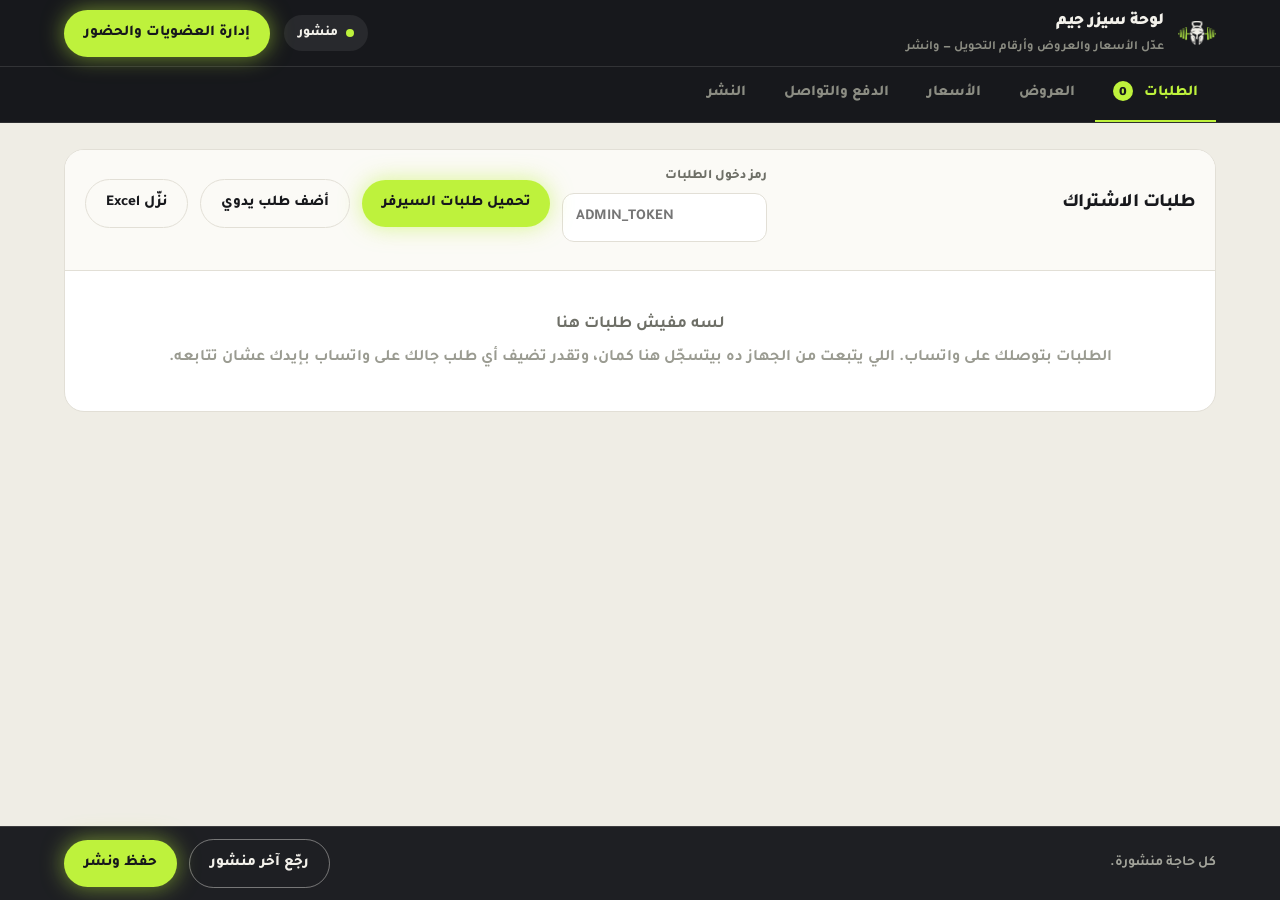
<file: owner.html>
<!DOCTYPE html>
<html lang="ar" dir="rtl">
<head>
<meta charset="utf-8">
<meta name="viewport" content="width=device-width,initial-scale=1,viewport-fit=cover">
<title>لوحة سيزر جيم</title>
<meta name="robots" content="noindex,nofollow">
<meta name="theme-color" content="#17181C">
<link rel="icon" href="assets/img/icon-32.png" sizes="32x32">
<link rel="preconnect" href="https://fonts.googleapis.com">
<link rel="preconnect" href="https://fonts.gstatic.com" crossorigin>
<link href="https://fonts.googleapis.com/css2?family=Archivo:wght@600;700;800;900&family=Tajawal:wght@400;500;600;700;800;900&display=swap" rel="stylesheet">
<link rel="stylesheet" href="assets/core.css">
<link rel="stylesheet" href="assets/owner.css">
</head>
<body>

<header class="o-hdr">
  <div class="wrap o-hdr-in">
    <img src="assets/img/emblem-light.png" alt="">
    <div class="t">
      <b>لوحة سيزر جيم</b>
      <span>عدّل الأسعار والعروض وأرقام التحويل — وانشر</span>
    </div>
    <div class="o-state" id="state"><s></s><span id="stateTxt">بنحمّل…</span></div>
    <a href="staff.html" class="btn btn-lime btn-sm">إدارة العضويات والحضور</a>
  </div>
</header>

<nav class="o-tabs">
  <div class="wrap o-tabs-in" id="tabs">
    <button data-p="req" class="on">الطلبات <span class="pill" id="reqCount">0</span></button>
    <button data-p="offers">العروض</button>
    <button data-p="prices">الأسعار</button>
    <button data-p="pay">الدفع والتواصل</button>
    <button data-p="publish">النشر</button>
  </div>
</nav>

<main class="wrap o-main">

  <!-- ═══ الطلبات ═══ -->
  <section class="o-pane on" id="p-req">
    <div class="card">
      <div class="card-h">
        <h2>طلبات الاشتراك</h2>
        <div class="fld" style="max-width:360px"><label>رمز دخول الطلبات</label><input id="adminToken" type="password" dir="ltr" autocomplete="off" placeholder="ADMIN_TOKEN"></div>
        <button class="btn btn-lime btn-sm" id="serverReqLoad">تحميل طلبات السيرفر</button>
        <button class="btn btn-ghost btn-sm" id="reqAdd">أضف طلب يدوي</button>
        <button class="btn btn-ghost btn-sm" id="reqCsv">نزّل Excel</button>
        <p class="hint" id="reqHint"></p>
      </div>
      <div class="card-b tight" id="serverReqList"></div>
      <div class="card-b tight" id="reqList"></div>
    </div>
  </section>

  <!-- ═══ العروض ═══ -->
  <section class="o-pane" id="p-offers">
    <div class="card">
      <div class="card-h">
        <h2>العروض</h2>
        <label class="sw"><input type="checkbox" id="offersOn"><i></i> شغّال</label>
        <button class="btn btn-ghost btn-sm" id="offerAdd">أضف عرض</button>
        <p class="hint">الخصم بيتطبّق على الأسعار في الموقع على طول. عرض عليه «أقل عدد أفراد» بيظهر في حاسبة الصحاب بس ومش بيغيّر الأسعار المعروضة.</p>
      </div>
      <div class="card-b tight" id="offerList"></div>
    </div>
  </section>

  <!-- ═══ الأسعار ═══ -->
  <section class="o-pane" id="p-prices">
    <div class="card">
      <div class="card-h"><h2>الباقات الشهرية</h2>
        <p class="hint">اكتب السعر الأصلي — والخصم بيتحسب لوحده وبيتقرّب لأعلى لأقرب 5 جنيه.</p></div>
      <div class="card-b tight" id="pMonthly"></div>
    </div>
    <div class="card">
      <div class="card-h"><h2>تمرين منفصل وساونا</h2></div>
      <div class="card-b tight" id="pSingles"></div>
    </div>
    <div class="card">
      <div class="card-h"><h2>الاشتراكات السنوية</h2></div>
      <div class="card-b tight" id="pYearly"></div>
    </div>
    <div class="card">
      <div class="card-h"><h2>الأنشطة والبرايفيت</h2></div>
      <div class="card-b tight" id="pActs"></div>
    </div>
  </section>

  <!-- ═══ الدفع والتواصل ═══ -->
  <section class="o-pane" id="p-pay">
    <div class="card">
      <div class="card-h">
        <h2>طرق الدفع</h2>
        <label class="sw"><input type="checkbox" id="cashOn"><i></i> الكاش في الجيم متاح</label>
        <button class="btn btn-ghost btn-sm" id="payAdd">أضف طريقة</button>
        <p class="hint">دي الأرقام اللي العميل بيشوفها في خطوة التأكيد ومعاها زرار «كوبي».</p>
      </div>
      <div class="card-b tight" id="payList"></div>
    </div>

    <div class="card">
      <div class="card-h"><h2>بيانات التواصل</h2></div>
      <div class="card-b">
        <div class="row">
          <div class="fld"><label>واتساب (بكود الدولة)</label><input id="cWa" inputmode="numeric"><span class="tip">من غير + ولا مسافات — مثال: 201097419761</span></div>
          <div class="fld"><label>موبايل معروض</label><input id="cMob" inputmode="numeric"></div>
          <div class="fld"><label>الأرضي</label><input id="cTel"></div>
        </div>
        <div class="fld wide"><label>العنوان</label><input id="cAddr"></div>
        <div class="row">
          <div class="fld"><label>فيسبوك</label><input id="cFb" dir="ltr"></div>
          <div class="fld"><label>انستجرام</label><input id="cIg" dir="ltr"></div>
        </div>
      </div>
    </div>

    <div class="card">
      <div class="card-h">
        <h2>نقطة استقبال الطلبات (اختياري)</h2>
        <p class="hint">من غيرها الطلبات بتوصل على واتساب بس، والقائمة اللي فوق بتسجّل اللي اتبعت من الجهاز ده.
          لو ظبّطت نقطة استقبال (Google Apps Script مثلًا)، حطّ اللينك هنا والطلبات هتوصل هنا من أي جهاز.</p>
      </div>
      <div class="card-b">
        <div class="fld wide"><label>لينك الاستقبال</label><input id="hook" dir="ltr" placeholder="https://script.google.com/…"></div>
      </div>
    </div>
  </section>

  <!-- ═══ النشر ═══ -->
  <section class="o-pane" id="p-publish">
    <div class="card">
      <div class="card-h"><h2>النشر على الموقع</h2>
        <p class="hint">التعديلات بتتحفظ في المتصفح لحد ما تنشر. بعد النشر الموقع بيتحدّث خلال دقيقة تقريبًا.</p></div>
      <div class="card-b tok">
        <div class="warn">
          التوكن بيتحفظ في المتصفح ده بس، وبيتبعت لـ GitHub وخلاص — عمره ما بيدخل جوه الموقع.
          متفتحش اللوحة على جهاز مش بتاعك، ولما تخلّص اضغط «نسيان التوكن».
        </div>
        <div class="fld"><label>المستودع</label><input id="repo" dir="ltr" placeholder="a7madshiref001-ctrl/cezar-site"></div>
        <div class="fld"><label>التوكن</label><input id="token" type="password" dir="ltr" placeholder="github_pat_…"></div>
        <label class="sw"><input type="checkbox" id="remember" checked><i></i> فكّرني على الجهاز ده</label>
        <div style="display:flex;gap:10px;flex-wrap:wrap">
          <button class="btn btn-ghost btn-sm" id="forget">نسيان التوكن</button>
          <button class="btn btn-ghost btn-sm" id="download">نزّل الملف بدل النشر</button>
        </div>
        <details>
          <summary style="cursor:pointer;font-weight:800;padding:8px 0">إزاي أعمل توكن؟</summary>
          <ol style="margin-top:10px">
            <li>افتح <code>github.com/settings/personal-access-tokens</code> واختار <b>Fine-grained token</b>.</li>
            <li>في <b>Repository access</b> اختار <b>Only select repositories</b> والمستودع بتاع الموقع بس.</li>
            <li>في <b>Permissions</b> ← <b>Repository permissions</b> ← <b>Contents</b> خلّيها <code>Read and write</code>. مش محتاج أي صلاحية تانية.</li>
            <li>حطّ له تاريخ انتهاء، اعمله Generate، وانسخه هنا.</li>
          </ol>
        </details>
        <div class="warn red" style="display:none" id="pubErr"></div>
      </div>
    </div>

    <div class="card">
      <div class="card-h"><h2>الملف اللي هيتنشر</h2>
        <p class="hint">ده محتوى <code style="direction:ltr">data/site.js</code> بعد تعديلاتك.</p></div>
      <div class="card-b">
        <textarea id="preview" rows="14" readonly dir="ltr"
          style="font-family:'Archivo',monospace;font-size:12px;line-height:1.6;
                 padding:14px;border-radius:12px;border:1.5px solid var(--hair);
                 background:var(--cream);resize:vertical"></textarea>
      </div>
    </div>
  </section>

</main>

<div class="pub">
  <div class="wrap pub-in">
    <span class="msg" id="pubMsg">—</span>
    <button class="btn btn-ghost-light btn-sm" id="revert">رجّع آخر منشور</button>
    <button class="btn btn-lime btn-sm" id="publish">حفظ ونشر</button>
  </div>
</div>

<div id="toast"><div></div></div>

<script src="data/site.js"></script>
<script src="assets/hours.js"></script>
<script src="assets/owner.js"></script>
</body>
</html>
</file>
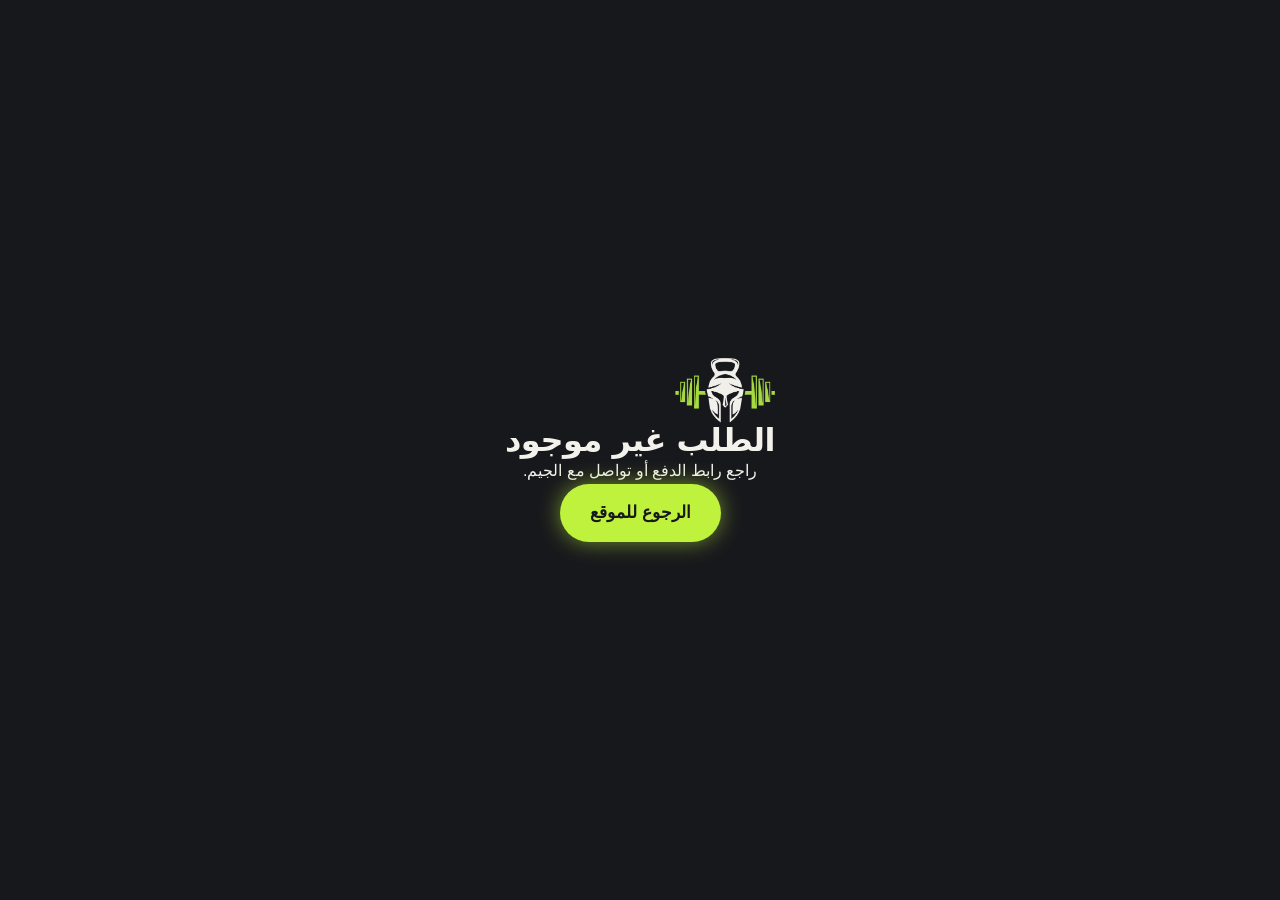
<file: payment-return.html>
<!doctype html>
<html lang="ar" dir="rtl">
<head><meta charset="utf-8"><meta name="viewport" content="width=device-width,initial-scale=1"><meta name="robots" content="noindex"><title>حالة الدفع | سيزر جيم</title><link rel="stylesheet" href="assets/core.css"></head>
<body style="background:#17181c;color:#f3f1eb;font-family:Tajawal,Arial,sans-serif;display:grid;min-height:100vh;place-items:center;margin:0">
<main style="max-width:560px;padding:32px;text-align:center"><img src="assets/img/emblem-light.png" alt="سيزر جيم" style="width:100px"><h1 id="title">بنتأكد من الدفع…</h1><p id="message">من فضلك استنى لحظات.</p><a class="btn btn-lime" href="/">الرجوع للموقع</a></main>
<script>
(function(){var id=new URLSearchParams(location.search).get('order_id'), tries=0;
function check(){if(!id){show('الطلب غير موجود','راجع رابط الدفع أو تواصل مع الجيم.');return}fetch('/api/orders/'+encodeURIComponent(id),{cache:'no-store'}).then(function(r){if(!r.ok)throw 0;return r.json()}).then(function(o){if(o.status==='paid')show('تم تسجيل الدفع التجريبي ✓','الإدارة هتراجع الطلب وتفعّل اشتراكك، وبعدها تستلم رمز متابعة الحصص. رقم الطلب: '+o.id);else if(o.status==='payment_failed')show('الدفع ماكملش','تقدر ترجع وتحاول تاني أو تختار طريقة دفع أخرى.');else if(tries++<20)setTimeout(check,2000);else show('لسه بنراجع الدفع','احتفظ برقم الطلب وتواصل مع الجيم: '+o.id)}).catch(function(){show('تعذّر التأكد','جرّب تحديث الصفحة أو تواصل مع الجيم.')})}
function show(t,m){document.getElementById('title').textContent=t;document.getElementById('message').textContent=m}check()})();
</script></body></html>
</file>
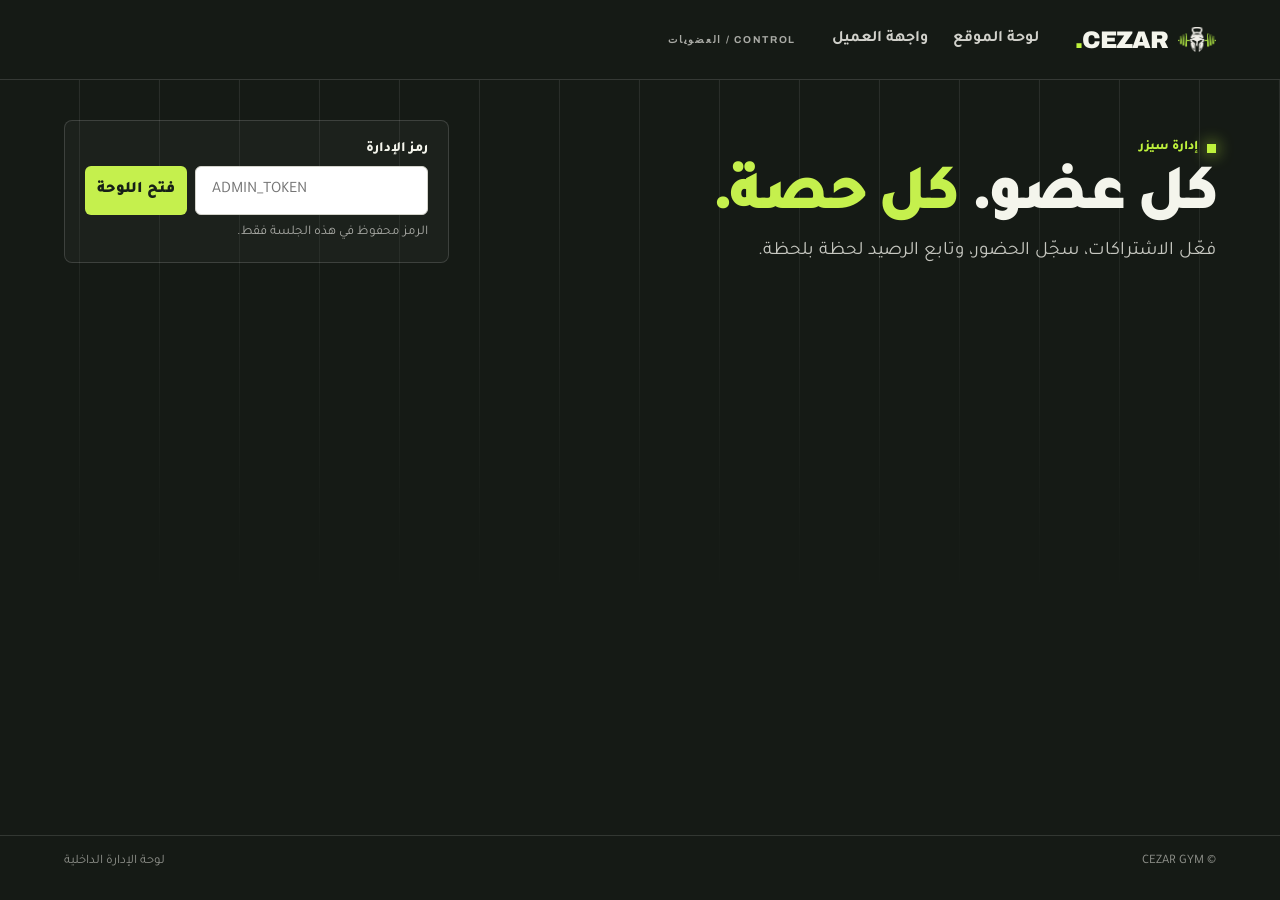
<file: staff.html>
<!doctype html>
<html lang="ar" dir="rtl">
<head>
  <meta charset="utf-8"><meta name="viewport" content="width=device-width, initial-scale=1"><meta name="robots" content="noindex,nofollow"><meta name="theme-color" content="#17181c">
  <title>إدارة العضويات | سيزر جيم</title><link rel="icon" href="assets/img/icon-32.png">
  <link rel="preconnect" href="https://fonts.googleapis.com"><link rel="preconnect" href="https://fonts.gstatic.com" crossorigin>
  <link href="https://fonts.googleapis.com/css2?family=Archivo:wght@600;700;800;900&family=Tajawal:wght@400;500;600;700;800;900&display=swap" rel="stylesheet">
  <link rel="stylesheet" href="assets/portal.css?v=1"><link rel="stylesheet" href="assets/staff-v2.css?v=2"><script src="assets/staff.js?v=2" defer></script>
</head>
<body class="portal-body staff-body">
  <header class="portal-header"><a class="portal-brand" href="/"><img src="assets/img/emblem-light.png" alt=""><span class="latin">CEZAR<span class="lime">.</span></span></a><nav><a href="/owner.html">لوحة الموقع</a><a href="/member.html">واجهة العميل</a></nav><span class="portal-header-tag">العضويات / CONTROL</span></header>
  <main class="portal-shell">
    <div class="staff-title reveal"><div><p class="portal-kicker"><i></i> إدارة سيزر</p><h1>كل عضو. <em>كل حصة.</em></h1><p>فعّل الاشتراكات، سجّل الحضور، وتابع الرصيد لحظة بلحظة.</p></div><div class="staff-access"><label for="staffToken">رمز الإدارة</label><div><input id="staffToken" type="password" placeholder="ADMIN_TOKEN" autocomplete="off" dir="ltr"><button id="loadStaff" class="portal-action">فتح اللوحة</button></div><small>الرمز محفوظ في هذه الجلسة فقط.</small></div></div>
    <p class="form-message" id="staffMessage" role="alert"></p>
    <div id="staffWorkspace" hidden>
      <div class="gym-status" id="gymStatus" role="status"></div>
      <div class="staff-stats" id="staffStats"></div>
      <div class="staff-columns">
        <section class="staff-panel"><div class="panel-head"><span class="panel-n">01</span><div><h2>تفعيل اشتراك</h2><p>اختر طلبًا من الموقع أو أضف عميلًا مباشرة.</p></div></div><form id="enrollForm" class="staff-form">
          <label>طلب الموقع <span>اختياري</span><select id="orderSelect"><option value="">عميل بدون طلب</option></select></label>
          <div class="form-grid"><label>الاسم الكامل<input id="enrollName" required placeholder="اسم العميل"></label><label>رقم الموبايل<input id="enrollPhone" required inputmode="numeric" dir="ltr" placeholder="01xxxxxxxxx"></label></div>
          <div class="form-grid"><label>الباقة<input id="planName" required placeholder="مثال: باور"></label><label>عدد الحصص<input id="totalSessions" type="number" min="1" max="500" required placeholder="8"></label></div>
          <div class="form-grid"><label>بداية الاشتراك<input id="startDate" type="date" required></label><label>نهاية الاشتراك<input id="endDate" type="date" required></label></div>
          <button class="portal-action" type="submit">تفعيل العضوية <span aria-hidden="true">↗</span></button>
        </form><div id="accessResult" class="access-result" hidden><b>رمز دخول العضو الجديد</b><p>سلّم الرمز للعميل مباشرة. لن يظهر مرة أخرى بعد إغلاق الصفحة.</p><div><code id="newCode"></code><button id="copyCode" class="portal-outline">نسخ</button></div></div></section>
        <section class="staff-panel"><div class="panel-head"><span class="panel-n">02</span><div><h2>الأعضاء والحضور</h2><p>ابحث برقم الهاتف أو الاسم. حضور الأعضاء المربوطين يُسجل في سيستم الجيم.</p></div></div><label class="search-label">بحث عن عضو<input id="memberSearch" type="search" placeholder="اسم أو رقم موبايل"></label><div id="staffMembers" class="staff-members"></div></section>
      </div>
      <section class="staff-panel gym-import"><div class="panel-head"><span class="panel-n">03</span><div><h2>ربط عضو موجود في سيستم الجيم</h2><p>تحقق من رقم العضو ورقم الموبايل في السيستم، ثم أصدر رمز دخول خاص به للموقع.</p></div></div><form id="importForm" class="staff-form"><div class="form-grid"><label>اسم العضو<input id="importName" required placeholder="الاسم المسجل"></label><label>رقم الموبايل<input id="importPhone" required inputmode="numeric" dir="ltr" placeholder="01xxxxxxxxx"></label></div><label>معرّف العضو في سيستم الجيم<input id="externalMemberId" required dir="ltr" placeholder="Member ID"></label><button class="portal-action" type="submit">ربط وإصدار رمز الدخول <span aria-hidden="true">↗</span></button></form></section>
    </div>
  </main>
  <footer class="portal-footer"><span>© CEZAR GYM</span><span>لوحة الإدارة الداخلية</span></footer>
</body>
</html>
</file>
<file: assets/core.css>
/* ============================================================
   سيزر جيم — الأساس: التوكنز، الريسِت، التايبوغرافي، الحركة
   ============================================================ */

:root{
  /* ألوان الهوية */
  --ink:#17181C;
  --ink-2:#1F2026;
  --ink-3:#23242A;
  --paper:#F3F1EB;
  --surface:#FFFFFF;
  --cream:#FBFAF6;
  --panel:#EFEDE5;
  --hair:#E2DFD6;
  --muted:#6E6F67;
  --faint:#9A9B91;
  --lime:#BEF23C;        /* الفسفوري الأساسي — أفتح وأنور من اللوجو عشان يفرقع على الغامق */
  --lime-hot:#D6FF4B;    /* أعلى درجة — للتوهّج والهوفر */
  --lime-deep:#6F9410;   /* الفسفوري كنص على خلفية فاتحة (تباين كافي) */
  --lime-dim:#7E9E2E;
  --gold:#E8B14C;        /* فترة السيدات */
  --gold-deep:#9C6F16;

  /* توهّج جاهز — بيتحط على أي حاجة فسفوري */
  --glow:0 0 22px rgba(190,242,60,.55);
  --glow-lg:0 0 44px rgba(190,242,60,.42);
  --glow-gold:0 0 22px rgba(232,177,76,.55);

  /* مقاسات */
  --pad:clamp(18px,5vw,64px);
  --maxw:1240px;
  --r-card:20px;
  --r-pill:100px;

  /* حركة */
  --e-out:cubic-bezier(.16,1,.3,1);
  --e-in-out:cubic-bezier(.65,0,.35,1);
  --t-fast:.28s;
  --t:.55s;
  --t-slow:.9s;

  /* ظلال ناعمة وبعيدة — مفيش ظلال غامقة قوية */
  --sh-1:0 2px 8px rgba(23,24,28,.05);
  --sh-2:0 14px 34px rgba(23,24,28,.09);
  --sh-3:0 28px 60px rgba(23,24,28,.14);
}

*,*::before,*::after{box-sizing:border-box}
html{-webkit-text-size-adjust:100%;scroll-behavior:smooth}
body{margin:0}

/* الهيدينج والنص العربي */
body{
  font-family:'Tajawal',system-ui,sans-serif;
  font-weight:500;
  background:var(--paper);
  color:var(--ink);
  line-height:1.65;
  overflow-x:clip;
  -webkit-font-smoothing:antialiased;
}

h1,h2,h3,h4{
  font-family:'Tajawal',system-ui,sans-serif;
  font-weight:800;
  line-height:1.08;
  letter-spacing:-.5px;
  margin:0;
  text-wrap:balance;
}
h1{font-weight:900}
p{margin:0}
a{color:inherit;text-decoration:none}
img{display:block;max-width:100%;height:auto}
button,input,select,textarea{font:inherit;color:inherit}
button{cursor:pointer;background:none;border:0;padding:0}
ul{margin:0;padding:0;list-style:none}

/* الأرقام واللاتيني دايمًا Archivo — والأرقام إنجليزي */
.num,.lat{font-family:'Archivo',system-ui,sans-serif;font-variant-numeric:tabular-nums}
.num{font-weight:800;letter-spacing:-1px}

/* ⚠️ قاعدة مهمة: الـ letter-spacing الموجب بيفصل الحروف العربية المتّصلة.
   فالتراكينج الواسع للـ labels اللاتينية بس (.lat)، والعربي بيرجع normal. */
.lbl{
  font-size:12.5px;font-weight:800;text-transform:uppercase;
  letter-spacing:normal;
}
.lbl.lat{letter-spacing:2.8px;font-weight:600}

/* الـ label المرقّم — 01 / SERVICES */
.eyebrow{
  display:flex;align-items:center;gap:10px;
  font-family:'Archivo',system-ui,sans-serif;
  font-weight:600;font-size:12px;letter-spacing:4.5px;
  text-transform:uppercase;color:#83847B;
}
.eyebrow::before{
  content:'';width:9px;height:9px;flex:none;
  background:var(--lime);box-shadow:var(--glow);
}

/* عنوان صغير فوق كل قسم */
.kick{
  display:inline-block;font-weight:800;font-size:13.5px;
  color:var(--lime-deep);
}
.sect-dark .kick,.tour .kick,.ladies .kick{color:var(--lime);text-shadow:0 0 18px rgba(190,242,60,.7)}
.on-dark .eyebrow,.dark .eyebrow{color:#8C8D83}

/* خط فسفوري تحت الكلمة المهمة — تحت الحروف مش عليها، عشان الكلمة تفضل مقروءة */
.mark{position:relative;white-space:nowrap}
.mark::after{
  content:'';position:absolute;inset-inline:-.05em;bottom:-.02em;height:.13em;
  background:var(--lime);border-radius:2px;
  box-shadow:var(--glow),var(--glow-lg);
  transform:scaleX(var(--mark,1));transform-origin:right center;
}

/* أزرار */
.btn{
  display:inline-flex;align-items:center;justify-content:center;gap:10px;
  padding:15px 30px;border-radius:var(--r-pill);
  font-weight:800;font-size:17px;
  transition:transform var(--t-fast) var(--e-out),
             background var(--t-fast) ease,
             color var(--t-fast) ease,
             box-shadow var(--t-fast) ease,
             border-color var(--t-fast) ease;
  will-change:transform;
}
.btn:active{transform:scale(.965)}
.btn-lime{background:var(--lime);color:var(--ink);box-shadow:var(--glow)}
.btn-lime:hover{background:var(--lime-hot);box-shadow:var(--glow),0 12px 30px rgba(190,242,60,.45)}
.btn-ink{background:var(--ink);color:var(--paper)}
.btn-ink:hover{background:#2A2B33}
.btn-ghost{border:1.5px solid var(--hair);color:var(--ink)}
.btn-ghost:hover{border-color:var(--ink);background:var(--ink);color:var(--paper)}
.btn-ghost-light{border:1.5px solid rgba(243,241,235,.42);color:var(--paper)}
.btn-ghost-light:hover{border-color:var(--paper);background:var(--paper);color:var(--ink)}
.btn-sm{padding:11px 20px;font-size:15px}
.btn[disabled]{opacity:.4;pointer-events:none}

/* شِل الأقسام */
.wrap{width:min(100% - var(--pad)*2,var(--maxw));margin-inline:auto}
section{position:relative}
.sect{padding-block:clamp(64px,10vw,132px)}
.sect-dark{background:var(--ink);color:var(--paper)}
.sect-dark h2,.sect-dark h3{color:var(--paper)}
.rule{height:1px;background:var(--hair);border:0;margin:0}
.sect-dark .rule{background:rgba(243,241,235,.14)}

.head{margin-bottom:clamp(30px,4.5vw,56px)}
.head h2{font-size:clamp(30px,5.4vw,58px);margin-top:14px}
.head .sub{margin-top:14px;color:var(--muted);font-size:clamp(16px,2vw,19px);max-width:62ch}
.sect-dark .head .sub{color:#A3A49B}

/* حبيبات خفيفة — بتكسر الإحساس الديجيتال الناشف */
.grain::before{
  content:'';position:absolute;inset:0;pointer-events:none;z-index:1;
  opacity:.5;mix-blend-mode:overlay;
  background-image:url("[data-uri]");
}

/* العلامة المائية — الإمبلم خلف الأقسام */
.wm{
  position:absolute;pointer-events:none;user-select:none;
  opacity:.05;width:min(46vw,520px);
}
.sect-dark .wm{opacity:.055}

/* ظهور العناصر مع السكرول.
   مربوط بـ .js عشان لو الجافاسكربت وقع الصفحة متبانش فاضية. */
.js [data-reveal]{
  opacity:0;transform:translateY(26px);
  filter:blur(6px);
  transition:opacity var(--t-slow) var(--e-out),
             transform var(--t-slow) var(--e-out),
             filter var(--t-slow) var(--e-out);
  transition-delay:var(--d,0ms);
}
.js [data-reveal].in{opacity:1;transform:none;filter:none}

/* صور بـ placeholder ضبابي لحد ما تنزل */
.ph{position:relative;overflow:hidden;background:var(--panel)}
.ph>img{
  width:100%;height:100%;object-fit:cover;
  opacity:0;transition:opacity .7s var(--e-out);
}
.ph>img.loaded{opacity:1}
.ph::after{
  content:'';position:absolute;inset:0;
  background-image:var(--lqip);background-size:cover;background-position:center;
  filter:blur(14px);transform:scale(1.12);
  transition:opacity .7s var(--e-out);
}
.ph.done::after{opacity:0}

/* سكرول-بار رفيع للشرايط الأفقية */
.hscroll{
  display:flex;gap:14px;overflow-x:auto;
  scroll-snap-type:x mandatory;
  -webkit-overflow-scrolling:touch;
  scrollbar-width:thin;
}
.hscroll>*{scroll-snap-align:start;flex:none}
.hscroll::-webkit-scrollbar{height:5px}
.hscroll::-webkit-scrollbar-thumb{background:var(--hair);border-radius:9px}

/* [hidden] لازم تغلب أي display من الكلاسات (زي .btn{display:inline-flex}) */
[hidden]{display:none !important}

/* أدوات */
.sr{position:absolute;width:1px;height:1px;margin:-1px;padding:0;overflow:hidden;clip:rect(0 0 0 0);white-space:nowrap;border:0}
.center{text-align:center}
.nowrap{white-space:nowrap}
:focus-visible{outline:2.5px solid var(--lime);outline-offset:3px;border-radius:6px}

/* احترام تقليل الحركة */
@media (prefers-reduced-motion:reduce){
  html{scroll-behavior:auto}
  *,*::before,*::after{
    animation-duration:.001ms !important;animation-iteration-count:1 !important;
    transition-duration:.001ms !important;
  }
  .js [data-reveal]{opacity:1;transform:none;filter:none}
}
</file>
<file: assets/site.css>
/* ============================================================
   سيزر جيم — أقسام الموقع
   ============================================================ */

/* ---------- 00 السبلاش ---------- */
#splash{
  position:fixed;inset:0;z-index:200;
  display:grid;place-items:center;
  background:var(--ink);
  transition:opacity .35s var(--e-out),visibility .35s;
}
#splash.gone{opacity:0;visibility:hidden}
/* الشعار وحده بيتجمع من ثلاث طبقات سريعة في مركز الشاشة. */
.splash-in{
  position:relative;
  width:clamp(190px,52vw,300px);
  aspect-ratio:2.025 / 1;
  filter:drop-shadow(0 0 22px rgba(190,242,60,.16));
}
.splash-mark{
  position:absolute;inset:0;
  width:100%;height:100%;
  opacity:0;
  object-fit:contain;
  will-change:transform,opacity;
}
.splash-mark--top{
  clip-path:inset(0 0 66% 0);
  animation:splashTop .2s var(--e-out) .05s both;
}
.splash-mark--middle{
  clip-path:inset(32% 0 32% 0);
  animation:splashMiddle .22s var(--e-out) .22s both;
}
.splash-mark--bottom{
  clip-path:inset(65% 0 0 0);
  animation:splashBottom .22s var(--e-out) .39s both;
}
@keyframes splashTop{from{opacity:0;transform:translateY(-16px) scale(.95)}to{opacity:1;transform:none}}
@keyframes splashMiddle{from{opacity:0;transform:scaleX(.7)}to{opacity:1;transform:none}}
@keyframes splashBottom{from{opacity:0;transform:translateY(16px) scale(.95)}to{opacity:1;transform:none}}

/* ---------- الهيدر ---------- */
.hdr{
  position:fixed;inset-inline:0;top:0;z-index:120;
  transition:background .4s var(--e-out),box-shadow .4s var(--e-out),
             border-color .4s var(--e-out);
  border-bottom:1px solid transparent;
}
.hdr-in{
  display:flex;align-items:center;gap:20px;
  height:72px;
}
.hdr.solid{background:rgba(243,241,235,.9);backdrop-filter:blur(14px) saturate(1.3);
  border-bottom-color:var(--hair)}
.hdr.hide{transform:translateY(-104%);transition:transform .45s var(--e-out)}
.brand{display:flex;align-items:center;gap:11px;flex:none}
.brand img{width:40px;height:auto}
.brand b{
  font-family:'Archivo',sans-serif;font-weight:900;font-size:19px;
  letter-spacing:-.4px;color:var(--paper);transition:color .4s ease;
  direction:ltr;   /* عشان النقطة الفسفوري تقعد في آخر الكلمة */
}
.brand b i{color:var(--lime);font-style:normal}
.hdr.solid .brand b{color:var(--ink)}
.nav{display:flex;gap:6px;margin-inline-start:auto}
.nav a{
  padding:9px 14px;border-radius:var(--r-pill);font-weight:700;font-size:15.5px;
  color:rgba(243,241,235,.86);transition:color .3s,background .3s;
}
.hdr.solid .nav a{color:var(--muted)}
.nav a:hover{color:var(--lime)}
.hdr.solid .nav a:hover{color:var(--ink);background:var(--panel)}
.nav a.act{color:var(--lime)}
.hdr.solid .nav a.act{color:var(--ink);background:var(--panel)}
.hdr .btn{flex:none}
.burger{display:none;width:44px;height:44px;margin-inline-start:auto;
  place-items:center;border-radius:12px}
.burger i{display:block;width:22px;height:2px;background:var(--paper);position:relative;
  transition:transform .35s var(--e-out),background .3s}
.burger i::before,.burger i::after{content:'';position:absolute;inset-inline:0;height:2px;
  background:inherit;transition:transform .35s var(--e-out)}
.burger i::before{top:-7px}.burger i::after{top:7px}
.hdr.solid .burger i{background:var(--ink)}
.burger.on i{background:transparent}
.burger.on i::before{transform:translateY(7px) rotate(45deg);background:var(--ink)}
.burger.on i::after{transform:translateY(-7px) rotate(-45deg);background:var(--ink)}

#sheet{
  position:fixed;inset:0;z-index:110;background:var(--paper);
  display:grid;align-content:center;gap:6px;padding:var(--pad);
  clip-path:circle(0% at 100% 0);
  transition:clip-path .62s var(--e-in-out);
}
#sheet.open{clip-path:circle(150% at 100% 0)}
#sheet a{
  font-size:clamp(28px,8vw,44px);font-weight:900;letter-spacing:-1px;
  padding-block:8px;border-bottom:1px solid var(--hair);
  opacity:0;transform:translateY(20px);
}
#sheet.open a{animation:sheetIn .55s var(--e-out) forwards}
@keyframes sheetIn{to{opacity:1;transform:none}}
#sheet .m-cta{display:flex;gap:12px;margin-top:26px;border:0}

/* ---------- 01 الهيرو ---------- */
/* واجهة بسيطة عن قصد: صورة كبيرة، سطر واحد، وزرار واحد.
   الحركة هي اللي بتلفت العين مش زحمة النص. */
.hero{
  position:relative;min-height:100svh;display:grid;align-items:end;
  background:var(--ink);overflow:clip;isolation:isolate;
}
.hero-bg{position:absolute;inset:0;z-index:-2;overflow:hidden}
/* كل لقطة طبقة لوحدها — بتتبدّل بالتلاشي وهي بتقرب */
.hero-slide{
  position:absolute;inset:0;opacity:0;
  transition:opacity 1.5s var(--e-in-out);
}
.hero-slide.on{opacity:1}
.hero-slide picture,.hero-slide img{display:block;width:100%;height:100%}
.hero-slide img{
  object-fit:cover;object-position:50% 46%;
  translate:0 var(--par,0);
  scale:1.04;
}
.hero-slide.on img{animation:pushIn 7s linear both}
@keyframes pushIn{from{scale:1.04}to{scale:1.16}}
/* أول لقطة بس بتعمل دخول من بعيد */
.hero-slide:first-child img{animation:heroIn 1.9s var(--e-out) both,pushIn 7s linear 1.9s both}
@keyframes heroIn{
  from{scale:1.4;filter:blur(18px) saturate(.45)}
  to{scale:1.04;filter:none}
}

/* خط فسفوري بيمسح الصورة مرة واحدة عند الفتح */
.hero-bg::before{
  content:'';position:absolute;inset-inline:0;top:0;height:2px;z-index:2;
  background:linear-gradient(90deg,transparent,var(--lime-hot),transparent);
  box-shadow:0 0 40px 8px rgba(214,255,75,.6);
  animation:sweep 1.7s var(--e-in-out) .25s both;
}
@keyframes sweep{
  0%{top:0;opacity:0}
  12%{opacity:1}
  88%{opacity:1}
  100%{top:100%;opacity:0}
}
.hero-bg::after{
  content:'';position:absolute;inset:0;z-index:1;
  background:
    radial-gradient(120% 70% at 50% 100%,rgba(190,242,60,.16),transparent 60%),
    linear-gradient(to top,
      rgba(23,24,28,.96) 0%,rgba(23,24,28,.82) 32%,
      rgba(23,24,28,.46) 62%,rgba(23,24,28,.34) 82%,rgba(23,24,28,.66) 100%);
}
.hero-in{
  padding-block:0 clamp(64px,14vh,120px);
  color:var(--paper);display:grid;gap:clamp(24px,4vh,34px);justify-items:start;
}
.hero h1{
  font-size:clamp(46px,13vw,110px);letter-spacing:-2.4px;line-height:1.02;
}
.hero h1 .ln{display:block;overflow:hidden;padding-bottom:.1em}
.hero h1.done .ln{overflow:visible}
.hero h1 .ln>span{display:block;animation:heroUp 1.15s var(--e-out) .5s both}
@keyframes heroUp{from{transform:translateY(102%)}to{transform:none}}
.hero-btn{animation:fadeUp 1s var(--e-out) 1.05s both;padding-inline:38px}
@keyframes fadeUp{from{opacity:0;transform:translateY(20px)}to{opacity:1;transform:none}}
.scroll-cue{
  position:absolute;inset-inline-end:var(--pad);bottom:clamp(64px,14vh,120px);
  display:grid;gap:9px;justify-items:center;
  font-family:'Archivo',sans-serif;font-size:10.5px;letter-spacing:3.5px;
  color:rgba(243,241,235,.45);writing-mode:vertical-rl;
  animation:fadeUp 1s var(--e-out) 1.4s both;
}
.scroll-cue::after{
  content:'';width:1px;height:52px;background:linear-gradient(rgba(243,241,235,.45),transparent);
  animation:cue 2s var(--e-in-out) infinite;
}
@keyframes cue{0%,100%{transform:scaleY(.4);opacity:.4}50%{transform:scaleY(1);opacity:1}}
@media (max-width:900px){.scroll-cue{display:none}}

/* ---------- 02 العدّاد ---------- */
/* حاجة واحدة بس: شريط بيتملي على محيط الدايرة كل ما الفترة
   تعدّي، والفترة الحالية والباقي منها في النص. */
.live{
  --acc:var(--faint);
  --acc-glow:rgba(190,242,60,.55);
  position:relative;overflow:clip;
  background:var(--paper);
  padding-block:clamp(60px,10vw,104px);
}
.live::before{
  content:'';position:absolute;inset:0;pointer-events:none;
  background:radial-gradient(42% 30% at 50% 45%,var(--acc-glow),transparent 72%);
  opacity:.34;transition:opacity .8s var(--e-out),background .8s var(--e-out);
}
.live.shut::before{opacity:.12}

.live-in{position:relative;z-index:1;display:grid;justify-items:center;gap:22px}
.ring{position:relative;width:clamp(244px,68vw,320px);aspect-ratio:1}
.ring>svg{width:100%;height:100%;overflow:visible}
.ring-rot{transform:rotate(-90deg);transform-origin:140px 140px}
.ring circle{fill:none}

.ring-track{stroke:var(--hair);stroke-width:12}
/* الشريط اللي بيتملي */
.ring-fg{
  stroke:var(--acc);stroke-width:12;stroke-linecap:round;
  stroke-dasharray:753.98;      /* 2πr عند r=120 */
  stroke-dashoffset:753.98;
  transition:stroke-dashoffset .9s linear,stroke .6s var(--e-out);
  filter:drop-shadow(0 0 8px var(--acc)) drop-shadow(0 0 22px var(--acc-glow));
}
.ring circle.ring-hub{fill:var(--ink);stroke:none}
/* رأس الشريط — نقطة بتنبض كل ثانية عشان يبان إنه ماشي */
.ring circle.ring-head{
  fill:var(--acc);stroke:var(--paper);stroke-width:3;
  filter:drop-shadow(0 0 12px var(--acc));
  transition:cx .9s linear,cy .9s linear,fill .6s var(--e-out);
  animation:beat 1s steps(1,end) infinite;
}
@keyframes beat{0%,55%{r:7}56%,100%{r:9.5}}
.live.shut .ring-head{opacity:0;animation:none}

.ring-c{
  position:absolute;inset:0;display:grid;place-content:center;
  justify-items:center;gap:9px;text-align:center;padding:20%;
}
.ring-c b{
  font-size:clamp(30px,8.4vw,40px);font-weight:900;letter-spacing:-1.3px;
  line-height:1;color:var(--paper);
}
.ring-cd{
  font-size:clamp(23px,6.4vw,30px);font-weight:800;letter-spacing:-.5px;
  line-height:1;color:var(--acc);direction:ltr;
  text-shadow:0 0 16px var(--acc-glow);
}
.live.shut .ring-c b{font-size:clamp(25px,6.8vw,32px);color:#B9BAB1}

/* الفترة الجاية — تحت الدايرة */
.live-note{
  color:var(--muted);font-weight:700;font-size:clamp(15px,4vw,17px);
  text-align:center;max-width:32ch;
}
.live-note b{color:var(--ink)}

/* ---------- 03 الجولة ---------- */
.tour{background:var(--ink);color:var(--paper);overflow:clip}
.tour-head{padding-block:clamp(56px,9vw,100px) clamp(28px,4vw,44px)}
.tour-head h2{font-size:clamp(30px,7vw,58px);margin-top:12px}
.tour-head .sub{margin-top:12px;color:#A3A49B;font-size:clamp(15.5px,2vw,18px);max-width:44ch}

/* كل ركن: صورة كبيرة وكلام تحتها. على الديسكتوب جنب بعض بالتبادل. */
.stop{
  position:relative;
  border-top:1px solid rgba(243,241,235,.12);
}
.stop-img{position:relative;overflow:hidden}
.stop-img .ph{aspect-ratio:4/5}
@media (min-width:760px){.stop-img .ph{aspect-ratio:16/10}}
/* الصورة بتتكشف من تحت لفوق وهي بتقرب — دي الحركة اللي بتشد العين */
.js .stop-img .ph{clip-path:inset(18% 0 0 0);transition:clip-path 1.1s var(--e-out)}
.js .stop.in .stop-img .ph{clip-path:inset(0 0 0 0)}
.stop-img .ph>img{scale:1.14;transition:scale 1.6s var(--e-out)}
.js .stop.in .stop-img .ph>img{scale:1}
.stop-img::after{
  content:'';position:absolute;inset:0;pointer-events:none;
  background:linear-gradient(to top,rgba(23,24,28,.92),rgba(23,24,28,.15) 55%,transparent);
}
.stop-txt{
  position:relative;z-index:1;margin-top:-22%;
  padding:0 var(--pad) clamp(44px,7vw,80px);
  display:grid;gap:10px;justify-items:start;max-width:44ch;
}
@media (min-width:760px){.stop-txt{margin-top:-14%}}
.stop-n{
  font-family:'Archivo',sans-serif;font-weight:900;font-size:15px;letter-spacing:1px;
  color:var(--lime);
  text-shadow:0 0 18px rgba(168,220,66,.75);
}
.stop-txt h3{font-size:clamp(27px,7vw,46px);letter-spacing:-1.2px}
.stop-txt p{color:#B9BAB1;font-weight:600;font-size:clamp(15px,2vw,17.5px);line-height:1.65}
.stop-txt .btn{margin-top:8px}

/* ---------- 04 ليه سيزر ---------- */
.why{background:var(--paper)}
.why-grid{display:grid;gap:12px}
@media (min-width:720px){.why-grid{grid-template-columns:1fr 1fr}}
.why-c{
  position:relative;padding:26px 24px;border-radius:var(--r-card);
  background:var(--surface);border:1px solid var(--hair);
  display:grid;gap:8px;align-content:start;overflow:hidden;
  transition:transform var(--t) var(--e-out),box-shadow var(--t) var(--e-out);
}
.why-c:hover{transform:translateY(-6px);box-shadow:var(--sh-2)}
.why-c::before{
  content:'';position:absolute;inset-inline-start:0;top:0;bottom:0;width:3px;
  background:var(--lime);box-shadow:0 0 16px 1px rgba(168,220,66,.7);
  scale:1 0;transform-origin:top;transition:scale .8s var(--e-out);
}
.js .why-c.in::before{scale:1 1}
.why-n{
  font-family:'Archivo',sans-serif;font-weight:900;font-size:34px;
  color:var(--panel);letter-spacing:-1.6px;line-height:.9;
}
.why-c h3{font-size:21px}
.why-c p{color:var(--muted);font-size:15px;font-weight:600}

/* شريط الدعوة للاشتراك — بيتكرر بين الأقسام */
.cta-band{
  margin-top:clamp(24px,4vw,40px);
  padding:clamp(24px,4vw,36px);border-radius:var(--r-card);
  background:var(--ink);color:var(--paper);
  display:grid;gap:16px;justify-items:start;position:relative;overflow:hidden;
}
@media (min-width:720px){
  .cta-band{grid-template-columns:1fr auto;align-items:center;justify-items:stretch}
  .cta-band .btn{justify-self:end}
}
.cta-band p{font-size:clamp(17px,2.4vw,22px);font-weight:800;letter-spacing:-.5px;max-width:34ch}
.cta-band::after{
  content:'';position:absolute;inset-inline-end:-8%;top:-40%;width:44%;
  aspect-ratio:651/424;background:url('img/emblem-ghost.png') center/contain no-repeat;
  opacity:.06;
}

/* ---------- 05 يومك في سيزر ---------- */
.day{background:var(--cream)}
.steps-line{display:grid;gap:0;counter-reset:s;position:relative}
.steps-line li{
  display:grid;grid-template-columns:auto 1fr;gap:18px;align-items:start;
  padding-block:20px;position:relative;
}
.steps-line li b{
  width:46px;height:46px;border-radius:50%;display:grid;place-items:center;
  background:var(--ink);color:var(--lime);flex:none;z-index:1;
  font-family:'Archivo',sans-serif;font-weight:900;font-size:18px;
  box-shadow:0 0 0 6px var(--cream);
}
/* الخط الرأسي اللي بيوصل الخطوات — بيترسم مع السكرول */
.steps-line li::before{
  content:'';position:absolute;inset-inline-start:22px;top:46px;bottom:-20px;width:2px;
  background:var(--hair);
}
.steps-line li:last-child::before{display:none}
.steps-line li::after{
  content:'';position:absolute;inset-inline-start:22px;top:46px;width:2px;height:0;
  background:var(--lime);box-shadow:0 0 12px 1px rgba(168,220,66,.6);
  transition:height 1s var(--e-out) .15s;
}
.js .steps-line li.in::after{height:calc(100% - 26px)}
.steps-line li:last-child::after{display:none}
.steps-line h3{font-size:20px;margin-bottom:3px}
.steps-line p{color:var(--muted);font-size:15px;font-weight:600}

/* ---------- 06 قسم السيدات ---------- */
.ladies{
  --acc:var(--gold);
  background:var(--ink);color:var(--paper);overflow:clip;
}
.ladies-in{display:grid;gap:clamp(28px,5vw,56px);align-items:center}
@media (min-width:860px){.ladies-in{grid-template-columns:1.1fr .9fr}}
.ladies-t{display:grid;gap:16px;justify-items:start}
.ladies-t h2{font-size:clamp(28px,6.4vw,48px);letter-spacing:-1.4px}
.ladies-t .sub{color:#A3A49B;font-weight:600;font-size:clamp(15.5px,2vw,17.5px);max-width:40ch}
.kick.gold{color:var(--gold);text-shadow:0 0 18px rgba(232,177,76,.6)}
.tick{display:grid;gap:9px}
.tick li{
  display:flex;align-items:start;gap:11px;font-weight:700;font-size:15.5px;color:#D6D7CE;
}
.tick li::before{
  content:'';width:8px;height:8px;flex:none;margin-top:8px;
  background:var(--gold);box-shadow:0 0 12px 1px rgba(232,177,76,.7);
}
.btn-gold{background:var(--gold);color:var(--ink)}
.btn-gold:hover{background:#F0C167;box-shadow:0 10px 26px rgba(232,177,76,.4)}
.ladies-r{display:grid;justify-items:center;gap:16px}
.ring.sm{width:clamp(230px,62vw,278px)}
.hours-card{
  width:100%;max-width:400px;
  border:1px solid rgba(243,241,235,.16);border-radius:var(--r-card);
  padding:clamp(20px,3vw,26px);background:rgba(243,241,235,.04);
  display:grid;gap:14px;
}
.hours-t{font-weight:800;font-size:13.5px;color:var(--gold)}
.hours-card ul{display:grid;gap:0}
.hours-card li{
  display:flex;align-items:baseline;justify-content:space-between;gap:14px;
  padding-block:13px;border-top:1px solid rgba(243,241,235,.12);
}
.hours-card li:first-child{border-top:0}
.hours-card li span{font-weight:700;font-size:15px;color:#D6D7CE}
.hours-card li b{
  font-family:'Archivo',sans-serif;font-weight:800;font-size:15.5px;
  color:var(--gold);white-space:nowrap;direction:ltr;
}
.hours-card li.now{background:rgba(232,177,76,.1);border-radius:10px;
  padding-inline:12px;margin-inline:-12px}

/* ---------- كروت الباقات والتابات ---------- */
.tabs{
  display:flex;gap:6px;margin-bottom:20px;
  background:var(--panel);padding:5px;border-radius:var(--r-pill);
  width:max-content;max-width:100%;
  /* على الموبايل بتتسحب بدل ما تلف على سطرين */
  overflow-x:auto;scrollbar-width:none;
}
.tabs::-webkit-scrollbar{display:none}
.tabs button{flex:none;white-space:nowrap}
.tabs button{
  padding:10px 20px;border-radius:var(--r-pill);font-weight:800;font-size:15px;
  color:var(--muted);transition:all var(--t-fast) var(--e-out);
}
.tabs button:hover{color:var(--ink)}
.tabs button.on{background:var(--ink);color:var(--paper);box-shadow:var(--sh-1)}
.panes>div{display:none}
.panes>div.on{display:block;animation:paneIn .45s var(--e-out)}
@keyframes paneIn{from{opacity:0;transform:translateY(12px)}to{opacity:1;transform:none}}

.plan-grid{display:grid;gap:12px;grid-template-columns:repeat(auto-fit,minmax(230px,1fr))}
.plan{
  position:relative;background:var(--surface);border:1px solid var(--hair);
  border-radius:var(--r-card);padding:22px 20px;display:grid;gap:11px;
  align-content:start;overflow:hidden;
  transition:transform var(--t) var(--e-out),box-shadow var(--t) var(--e-out);
}
.plan:hover{transform:translateY(-5px);box-shadow:var(--sh-2)}
.plan.hot{border-color:var(--ink);box-shadow:var(--sh-1)}
.plan.hot::before{content:'';position:absolute;inset-inline:0;top:0;height:4px;background:var(--lime)}
.plan-top{display:flex;align-items:start;justify-content:space-between;gap:10px}
.plan h3{font-size:21px}
.plan .sess{color:var(--faint);font-size:13.5px;font-weight:700}
.hot-tag{
  font-size:11.5px;font-weight:800;padding:4px 10px;border-radius:var(--r-pill);
  background:var(--lime);color:var(--ink);flex:none;
}
.price{display:flex;align-items:baseline;gap:8px;flex-wrap:wrap}
.price .now{font-family:'Archivo',sans-serif;font-weight:900;font-size:42px;
  letter-spacing:-2.2px;line-height:1}
.price .cur{font-size:15px;font-weight:800;color:var(--muted)}
.price .was{font-family:'Archivo',sans-serif;font-weight:700;font-size:18px;
  color:var(--faint);text-decoration:line-through;text-decoration-thickness:2px}
.price .off{font-size:12px;font-weight:800;padding:3px 9px;border-radius:var(--r-pill);
  background:rgba(168,220,66,.24);color:#5F7A16}
.plan .note{color:var(--muted);font-size:14px;font-weight:600}
.plan .btn{margin-top:4px;width:100%}
.per{font-size:13.5px;color:var(--faint);font-weight:700}
.per b{color:var(--lime-deep);font-family:'Archivo',sans-serif}

/* الاشتراكات السنوية */
.ycard{background:var(--surface);border:1px solid var(--hair);border-radius:var(--r-card);overflow:hidden}
.ycard.hot{border-color:var(--ink)}
.ycard-h{display:flex;align-items:center;justify-content:space-between;gap:12px;
  padding:18px 20px;background:var(--panel)}
.ycard.hot .ycard-h{background:var(--ink);color:var(--paper)}
.ycard.hot .ycard-h h3{color:var(--paper)}
.ycard-h h3{font-size:21px}
.yrow{
  display:grid;grid-template-columns:auto 1fr auto auto;gap:14px;align-items:center;
  padding:15px 20px;border-top:1px solid var(--hair);
}
.yrow .lab{font-weight:800;font-size:16px;min-width:74px}
.yrow .perks{color:var(--muted);font-size:13.5px;font-weight:600}
.yrow .yp{display:grid;justify-items:end;gap:1px}
.yrow .yp .now{font-family:'Archivo',sans-serif;font-weight:900;font-size:23px;letter-spacing:-1.2px}
.yrow .yp .was{font-family:'Archivo',sans-serif;font-size:13px;color:var(--faint);text-decoration:line-through}
@media (max-width:700px){
  .yrow{grid-template-columns:1fr auto;gap:6px 14px}
  .yrow .perks{grid-column:1/-1;order:3}
  .yrow .btn{grid-column:1/-1;order:4;width:100%;margin-top:6px}
}

/* ---------- 04 الأسعار ---------- */
.prices{background:var(--cream)}

/* شريط العروض — فوق الأسعار على طول، مدمج مش كروت ضخمة */
.obar{display:grid;gap:9px;margin-bottom:clamp(22px,3.4vw,32px)}
@media (min-width:760px){.obar{grid-template-columns:repeat(auto-fit,minmax(230px,1fr))}}
.obar .o{
  display:flex;align-items:center;gap:14px;
  padding:14px 18px;border-radius:16px;
  background:var(--ink);color:var(--paper);
}
.obar .o.dead{opacity:.4}
.o-pct{
  direction:ltr;display:flex;align-items:baseline;flex:none;color:var(--lime);
  font-family:'Archivo',sans-serif;font-weight:900;letter-spacing:-2px;
}
.o-pct b{font-size:34px;line-height:1}
.o-pct i{font-size:15px;font-style:normal;letter-spacing:0}
.o-t{display:grid;gap:2px;min-width:0}
.o-t b{font-size:15.5px;font-weight:800;line-height:1.35}
.o-cd{
  font-family:'Archivo',sans-serif;font-size:12.5px;color:#8C8D83;
  font-variant-numeric:tabular-nums;
}

/* الحاسبات والمواعيد — مطويّة عشان متزحمش الصفحة */
.tools{display:grid;gap:9px;margin-top:clamp(22px,3.4vw,32px)}
.tool{border:1px solid var(--hair);border-radius:16px;background:var(--surface);overflow:hidden}
.tool summary{
  display:flex;align-items:center;justify-content:space-between;gap:12px;
  padding:17px 20px;cursor:pointer;list-style:none;font-size:16.5px;
}
.tool summary::-webkit-details-marker{display:none}
.tool summary i{
  width:11px;height:11px;flex:none;
  border-inline-end:2px solid var(--muted);border-block-end:2px solid var(--muted);
  rotate:45deg;transition:rotate .3s var(--e-out);margin-block-end:4px;
}
.tool[open] summary i{rotate:225deg;margin-block:4px 0}
.tool[open] summary{border-bottom:1px solid var(--hair)}
.tool-b{padding:20px;display:grid;gap:18px}
@media (min-width:760px){.rcalc-b{grid-template-columns:1fr 1fr;align-items:center}}

.rc-out{display:grid;gap:10px;justify-items:start;padding:18px;border-radius:14px;background:var(--panel)}
.rc-plan{font-size:20px;font-weight:900;letter-spacing:-.6px}
.rc-num{display:flex;align-items:baseline;gap:8px}
.rc-num b{font-family:'Archivo',sans-serif;font-weight:900;font-size:40px;letter-spacing:-2px;line-height:1}
.rc-num span{color:var(--muted);font-weight:700;font-size:14.5px}
.rc-cmp{color:var(--muted);font-size:14px;font-weight:600}
.rc-cmp b{color:var(--lime-deep);font-family:'Archivo',sans-serif}

.rng{display:grid;gap:12px}
.rng-top{display:flex;align-items:baseline;justify-content:space-between;gap:12px}
.rng-top b{font-family:'Archivo',sans-serif;font-weight:900;font-size:34px;color:var(--ink);letter-spacing:-1.6px;line-height:1}
.rng-top span{font-weight:700;color:var(--muted);font-size:14.5px}
.rng-scale{display:flex;justify-content:space-between;font-family:'Archivo',sans-serif;font-size:12px;color:var(--faint)}
input[type=range]{
  -webkit-appearance:none;appearance:none;width:100%;height:5px;border-radius:9px;
  padding-block:20px;background-clip:content-box;box-sizing:content-box;touch-action:pan-y;
  background:linear-gradient(var(--lime),var(--lime)) 0/var(--fill,50%) 100% no-repeat,var(--hair);
}
input[type=range]::-webkit-slider-thumb{
  -webkit-appearance:none;width:26px;height:26px;border-radius:50%;
  background:var(--ink);border:5px solid var(--lime);cursor:grab;
}
input[type=range]::-moz-range-thumb{
  width:22px;height:22px;border-radius:50%;background:var(--ink);
  border:5px solid var(--lime);cursor:grab;
}

.pick-row{display:grid;gap:8px}
.pick-row label{font-size:14px;font-weight:800;color:var(--muted)}
.seg{display:flex;gap:7px;flex-wrap:wrap}
.seg button{
  padding:10px 16px;border-radius:var(--r-pill);font-weight:800;font-size:14.5px;
  border:1.5px solid var(--hair);color:var(--muted);background:var(--surface);
  transition:all var(--t-fast) var(--e-out);
}
.seg button.on{background:var(--ink);color:var(--paper);border-color:var(--ink)}
.fsel{width:100%;padding:13px 15px;border-radius:13px;border:1.5px solid var(--hair);background:var(--surface);font-weight:700}
.save-big{font-family:'Archivo',sans-serif;font-weight:900;letter-spacing:-2.4px;font-size:46px;line-height:1;color:var(--lime-deep)}
.save-big i{font-size:.4em;letter-spacing:-1px;font-style:normal;margin-inline-start:6px}
.save-rows{display:grid;gap:6px;font-size:14.5px;font-weight:600;color:var(--muted);width:100%}
.save-rows div{display:flex;justify-content:space-between;gap:14px}
.save-rows b{color:var(--ink);font-family:'Archivo',sans-serif;font-weight:800}
.save-rows .tot{padding-top:8px;border-top:1px solid var(--hair);color:var(--ink)}
.tabs.sm button{padding:9px 16px;font-size:14.5px}

/* المواعيد جوه الأداة */
.sch-grid{display:grid;gap:8px;margin-top:14px}
.sch-row{
  display:grid;grid-template-columns:1fr 2fr;gap:12px;align-items:center;
  padding:13px 16px;border-radius:13px;background:var(--panel);
}
.sch-row.today{background:var(--ink);color:var(--paper)}
.sch-row .d{font-weight:800;font-size:15.5px;display:flex;align-items:center;gap:8px}
.sch-row .d s{width:6px;height:6px;border-radius:50%;background:var(--lime);flex:none;display:none}
.sch-row.today .d s{display:block}
.slots{display:flex;flex-wrap:wrap;gap:6px}
.slot{
  font-family:'Archivo',sans-serif;font-weight:700;font-size:13px;
  padding:5px 11px;border-radius:var(--r-pill);background:var(--surface);color:var(--muted);
}
.sch-row.today .slot{background:rgba(243,241,235,.12);color:var(--paper)}
.slot.live{background:var(--lime);color:var(--ink);font-weight:800}
.slot.none{background:transparent;border:1px dashed var(--hair);color:var(--faint)}
@media (max-width:640px){.sch-row{grid-template-columns:1fr;gap:7px}}

/* ---------- 09 رحلة الاشتراك ---------- */
.join{position:relative;background:var(--ink);color:var(--paper);overflow:clip}
.join-bg{position:absolute;inset:0;z-index:0}
/* التعتيم على الحاوية مش على الـ img — لأن قاعدة .ph>img.loaded
   بتحطّ opacity:1 وكانت بتغلب أي opacity على الصورة نفسها */
.join-bg .ph{opacity:.22;height:100%}
.join-bg img{width:100%;height:100%;object-fit:cover}
.join-bg::after{content:'';position:absolute;inset:0;
  background:linear-gradient(to bottom,var(--ink),rgba(23,24,28,.82) 40%,var(--ink))}
.join>.wrap{position:relative;z-index:1}
.steps{display:flex;align-items:center;gap:10px;margin-bottom:26px;flex-wrap:wrap}
.step-p{display:flex;align-items:center;gap:10px;font-weight:800;font-size:14.5px;
  color:#75766D;transition:color .4s ease}
.step-p b{
  width:29px;height:29px;border-radius:50%;display:grid;place-items:center;
  background:rgba(243,241,235,.1);font-family:'Archivo',sans-serif;font-size:14px;
  transition:all .4s var(--e-out);
}
.step-p.on{color:var(--paper)}
.step-p.on b{background:var(--lime);color:var(--ink)}
.step-p.ok b{background:rgba(168,220,66,.28);color:var(--lime)}
.step-p.ok{color:#A3A49B}
.step-line{flex:1;min-width:16px;height:1px;background:rgba(243,241,235,.16)}

.jbox{
  background:var(--ink-3);border:1px solid rgba(243,241,235,.11);
  border-radius:var(--r-card);padding:clamp(22px,3.4vw,38px);
  position:relative;overflow:hidden;
}
.jstep{display:none}
.jstep.on{display:grid;gap:20px;animation:jIn .48s var(--e-out)}
@keyframes jIn{from{opacity:0;transform:translateX(22px)}to{opacity:1;transform:none}}
.jstep h3{font-size:clamp(21px,3vw,28px)}
.jstep>p{color:#A3A49B;font-weight:600;font-size:15.5px}
.opt-grid{display:grid;gap:11px;grid-template-columns:repeat(auto-fit,minmax(180px,1fr))}
.opt{
  text-align:start;padding:17px 19px;border-radius:16px;
  background:rgba(243,241,235,.05);border:1.5px solid rgba(243,241,235,.14);
  display:grid;gap:5px;transition:all var(--t-fast) var(--e-out);position:relative;
}
.opt:hover{border-color:rgba(168,220,66,.55);background:rgba(168,220,66,.07)}
.opt.on{border-color:var(--lime);background:rgba(168,220,66,.13)}
.opt.on::after{
  content:'';position:absolute;inset-inline-end:15px;top:15px;
  width:16px;height:16px;border-radius:50%;background:var(--lime);
}
.opt b{font-size:17.5px;font-weight:800}
.opt span{color:#A3A49B;font-size:14px;font-weight:600}
.opt .op{font-family:'Archivo',sans-serif;font-weight:900;font-size:20px;color:var(--lime);
  letter-spacing:-1px}
.fields{display:grid;gap:14px;grid-template-columns:1fr 1fr}
@media (max-width:640px){.fields{grid-template-columns:1fr}}
.f{display:grid;gap:7px}
.f.full{grid-column:1/-1}
.f label{font-size:13.5px;color:#8C8D83;font-weight:700}
.f input,.f textarea,.f select{
  padding:14px 16px;border-radius:14px;background:var(--ink);color:var(--paper);
  border:1.5px solid rgba(243,241,235,.17);font-weight:700;
  transition:border-color var(--t-fast) ease;
}
.f input::placeholder,.f textarea::placeholder{color:#5F6058;font-weight:600}
.f input:focus,.f textarea:focus,.f select:focus{border-color:var(--lime);outline:0}
.f input.bad,.f select.bad{border-color:#C0492B}
.f .err{color:#E07A5F;font-size:13.5px;font-weight:700;display:none}
.f .err.show{display:block}
.jnav{display:flex;gap:11px;flex-wrap:wrap;padding-top:6px}
.jnav .btn{flex:1;min-width:140px}

/* المراجعة */
.rev{display:grid;gap:0;border:1px solid rgba(243,241,235,.13);border-radius:16px;
  overflow:hidden}
.rev div{display:flex;justify-content:space-between;gap:16px;padding:14px 18px;
  border-top:1px solid rgba(243,241,235,.1);font-weight:700;font-size:15.5px}
.rev div:first-child{border-top:0}
.rev span{color:#8C8D83}
.rev b{text-align:end}
.rev .big{background:rgba(168,220,66,.12)}
.rev .big b{font-family:'Archivo',sans-serif;font-weight:900;font-size:23px;color:var(--lime);
  letter-spacing:-1px}
.pay-box{display:grid;gap:11px}
.pay{
  display:grid;gap:9px;padding:17px 19px;border-radius:16px;
  background:rgba(243,241,235,.05);border:1.5px solid rgba(243,241,235,.14);
}
.pay-top{display:flex;align-items:center;justify-content:space-between;gap:12px}
.pay-top b{font-size:17px}
.pay-num{
  display:flex;align-items:center;gap:10px;flex-wrap:wrap;
  font-family:'Archivo',sans-serif;font-weight:800;font-size:19px;letter-spacing:.4px;
}
.copy{
  padding:7px 14px;border-radius:var(--r-pill);background:var(--lime);color:var(--ink);
  font-family:'Tajawal',sans-serif;font-weight:800;font-size:13.5px;flex:none;
  transition:all var(--t-fast) var(--e-out);
}
.copy.done{background:var(--paper)}
.pay .hint{color:#8C8D83;font-size:14px;font-weight:600}

/* بطاقة العضوية */
.mcard{
  position:relative;border-radius:20px;overflow:hidden;background:var(--ink);
  border:1px solid rgba(168,220,66,.4);padding:24px;display:grid;gap:16px;
  max-width:440px;
}
.mcard::after{
  content:'';position:absolute;inset-inline-end:-10%;bottom:-30%;width:62%;
  aspect-ratio:651/424;background:url('img/emblem-ghost.png') center/contain no-repeat;
  opacity:.09;
}
.mcard-h{display:flex;align-items:center;justify-content:space-between;gap:12px;
  position:relative;z-index:1}
.mcard-h img{width:44px}
.mcard-h span{font-family:'Archivo',sans-serif;font-size:11px;letter-spacing:3px;
  color:var(--lime);text-transform:uppercase}
.mcard-b{position:relative;z-index:1;display:grid;gap:4px}
.mcard-b .nm{font-size:25px;font-weight:900;letter-spacing:-.8px}
.mcard-b .pl{color:var(--lime);font-weight:800}
.mcard-f{position:relative;z-index:1;display:flex;justify-content:space-between;
  gap:12px;padding-top:14px;border-top:1px solid rgba(243,241,235,.14);
  font-family:'Archivo',sans-serif;font-size:12.5px;color:#8C8D83}

/* ---------- الفوتر ---------- */
.ftr{background:var(--ink);color:var(--paper);padding-block:clamp(48px,7vw,76px) 26px;
  overflow:clip;position:relative}
.ftr-top{display:grid;grid-template-columns:1fr 1.1fr;gap:clamp(24px,4vw,44px);align-items:center}
@media (max-width:800px){.ftr-top{grid-template-columns:1fr;gap:26px}}
.ftr-btns{display:flex;gap:9px;flex-wrap:wrap;margin-top:6px}
.ftr-tel{display:flex;gap:8px;color:#75766D}
.ftr-tel a{color:#A3A49B}
.ftr .map{border-radius:var(--r-card);overflow:hidden;min-height:230px;
  border:1px solid rgba(243,241,235,.14)}
.ftr .map iframe{width:100%;height:100%;min-height:230px;border:0;display:block;
  filter:grayscale(.6) invert(.9) hue-rotate(180deg)}
.ftr-brand{display:grid;gap:14px;align-content:start}
.ftr-brand img{width:76px}
.ftr-brand p{color:#8C8D83;font-weight:600;max-width:34ch}
.ftr h4{font-size:14px;color:#75766D;font-weight:700;margin-bottom:14px}
.ftr-links{display:grid;gap:2px}
.ftr-links a{color:#A3A49B;font-weight:700;transition:color .3s;
  padding-block:8px;min-height:40px;display:flex;align-items:center}
.ftr-links a:hover{color:var(--lime)}
.ftr-bot{display:flex;align-items:center;justify-content:space-between;gap:16px;
  flex-wrap:wrap;margin-top:38px;padding-top:22px;
  border-top:1px solid rgba(243,241,235,.12);color:#75766D;font-size:14px;font-weight:600}
.socials{display:flex;gap:9px}
.socials a{width:40px;height:40px;border-radius:50%;display:grid;place-items:center;
  background:rgba(243,241,235,.08);transition:all var(--t-fast) var(--e-out)}
.socials a:hover{background:var(--lime);color:var(--ink);transform:translateY(-3px)}
.socials svg{width:19px;height:19px}

/* ---------- الشريط الثابت في الموبايل ---------- */
.member-feature{background:#e9eddf;padding:clamp(75px,9vw,130px) 0;border-block:1px solid #cbd5bd}.member-feature-grid{display:grid;grid-template-columns:1fr .9fr;align-items:center;gap:clamp(32px,7vw,100px)}.member-feature-copy h2{font-size:clamp(54px,6.4vw,94px);line-height:1.08;letter-spacing:-.055em;margin:18px 0 20px}.member-feature-copy h2 em{font-style:normal;color:#668b2c}.member-feature-copy>p{font-size:clamp(17px,1.65vw,22px);line-height:1.8;max-width:570px;color:#4e594d}.member-feature-actions{display:flex;align-items:center;gap:22px;flex-wrap:wrap;margin-top:30px}.member-feature-preview{font-weight:800;border-bottom:1px solid #607d3c;padding:5px 0}.member-feature-card{background:#171d17;color:#f3f5ea;border-radius:9px;padding:clamp(28px,3.4vw,50px);min-height:395px;position:relative;overflow:hidden;box-shadow:22px 22px 0 #c5d7b9}.member-feature-card:after{content:"CEZAR";font:900 115px Archivo,sans-serif;position:absolute;left:-15px;bottom:6px;color:#ffffff08;pointer-events:none;letter-spacing:-10px}.member-feature-card>div:first-child{display:flex;justify-content:space-between;gap:12px;font:700 11px Archivo,sans-serif;letter-spacing:1.8px;color:#c5f04d}.member-feature-card>div:first-child small{font:700 12px Tajawal,sans-serif;letter-spacing:0;color:#afc1a3}.member-feature-card p{color:#b8c7af;font-weight:700;margin-top:50px}.member-feature-card strong{font-size:clamp(90px,11vw,150px);line-height:1.1;color:#c5f04d;letter-spacing:-9px;direction:ltr;display:block;text-align:right}.member-feature-card strong span{font-size:33px;color:#8a9a81;letter-spacing:-2px;margin-left:12px}.member-feature-meter{height:9px;background:#384a34;border-radius:20px;margin:20px 0 13px;overflow:hidden}.member-feature-meter i{display:block;width:66.67%;height:100%;background:#c5f04d;border-radius:inherit}.member-feature-card>small{color:#b5c2aa;font-weight:700}@media(max-width:760px){.member-feature-grid{grid-template-columns:1fr}.member-feature-card{min-height:330px;box-shadow:12px 12px 0 #c5d7b9}.member-feature-card p{margin-top:35px}.member-feature-card strong{font-size:100px}}

@media (max-width:900px){
  .nav{display:none}
  .hdr .btn-lime{display:none}
  .burger{display:grid}
  body{padding-bottom:0}
}

/* واتساب عائم على الديسكتوب */
.fab{
  position:fixed;inset-inline-end:22px;bottom:22px;z-index:100;
  width:56px;height:56px;border-radius:50%;background:var(--ink);color:var(--paper);
  display:grid;place-items:center;box-shadow:var(--sh-3);
  transform:scale(0);transition:transform .5s var(--e-out),background .3s;
}
.fab.up{transform:none}
.fab:hover{background:var(--lime);color:var(--ink)}
.fab svg{width:26px;height:26px}
@media (max-width:900px){.fab{display:none}}

/* توست */
#toast{
  position:fixed;inset-inline:0;bottom:96px;z-index:190;display:grid;justify-items:center;
  pointer-events:none;
}
#toast div{
  background:var(--ink);color:var(--paper);padding:13px 22px;border-radius:var(--r-pill);
  font-weight:800;box-shadow:var(--sh-3);
  opacity:0;transform:translateY(14px);transition:all .4s var(--e-out);
}
#toast div.show{opacity:1;transform:none}
</file>
<file: assets/public-shell.css>
/* One navigation language for the public site, sign-up, and member space. */
.cezar-dock{
  position:fixed;
  z-index:150;
  inset-inline:12px;
  bottom:calc(12px + env(safe-area-inset-bottom));
  width:min(620px,calc(100% - 24px));
  margin-inline:auto;
  display:grid;
  grid-template-columns:repeat(5,minmax(0,1fr));
  gap:4px;
  padding:7px;
  border:1px solid rgba(255,255,255,.18);
  border-radius:22px;
  background:rgba(23,24,28,.96);
  box-shadow:0 17px 50px rgba(10,11,13,.27),0 2px 10px rgba(10,11,13,.15);
  -webkit-backdrop-filter:blur(18px) saturate(1.3);
  backdrop-filter:blur(18px) saturate(1.3);
  font-family:Tajawal,sans-serif;
  direction:rtl;
}
.cezar-dock a{
  min-width:0;
  min-height:54px;
  display:flex;
  flex-direction:column;
  align-items:center;
  justify-content:center;
  gap:2px;
  border-radius:16px;
  color:#d1d0c9;
  font-size:11px;
  font-weight:800;
  line-height:1.1;
  white-space:nowrap;
  transition:background .24s ease,color .24s ease,transform .24s ease;
}
.cezar-dock a svg{display:block;width:20px;height:20px;flex:none;stroke-width:1.8}
.cezar-dock a:hover{background:rgba(255,255,255,.1);color:#fff;transform:translateY(-2px)}
.cezar-dock a.is-active,.cezar-dock a[aria-current]{background:#bef23c;color:#17181c}
.cezar-dock a.is-active:hover,.cezar-dock a[aria-current]:hover{background:#d6ff4b;color:#17181c}
.cezar-dock a:focus-visible{outline:3px solid #bef23c;outline-offset:3px}
.cezar-dock a.is-active:focus-visible,.cezar-dock a[aria-current]:focus-visible{outline-color:#fff}

/* The dock is the primary navigation; the top bar keeps brand and context. */
.public-site .hdr .nav{display:none}
.public-site .hdr .btn-lime{margin-inline-start:auto}
.public-site:has(#sheet.open) .cezar-dock{opacity:0;pointer-events:none}
.public-site .ftr{padding-bottom:calc(130px + env(safe-area-inset-bottom))}
.public-site .member-feature{background:#efede5;border-color:#e2dfd6}
.public-site .member-feature-copy h2 em{color:#6f9410}
.public-site .member-feature-card{background:#17181c;color:#f3f1eb;border-radius:18px;box-shadow:18px 18px 0 #d8d5ca}
.public-site .member-feature-card>div:first-child,.public-site .member-feature-card strong{color:#bef23c}
.public-site .member-feature-meter i{background:#bef23c}

/* In the checkout the step action remains visible just above navigation. */
.j-body{padding-bottom:calc(188px + env(safe-area-inset-bottom))}
.j-body .j-dock{
  inset-inline:0;
  bottom:calc(96px + env(safe-area-inset-bottom));
  width:min(620px,calc(100% - 24px));
  margin-inline:auto;
  padding:6px;
  background:rgba(243,241,235,.97);
  border:1px solid #e2dfd6;
  border-radius:18px;
  -webkit-backdrop-filter:none;
  backdrop-filter:none;
  box-shadow:0 8px 26px rgba(23,24,28,.12);
  z-index:100;
}
.j-body .j-dock .btn{min-height:52px;padding-block:10px;box-shadow:0 8px 25px rgba(23,24,28,.18)}
.j-body .j-dock .btn[disabled]{opacity:1;background:#dfddd5;color:#666761;box-shadow:none}
.j-body .j-dock .j-back-btn{background:#f3f1eb}
.j-body #toast{bottom:calc(164px + env(safe-area-inset-bottom))}

/* Match the member portal to the public site's paper, ink, lime and type. */
.member-app .member-nav{display:none}
.member-app .member-header{background:#17181c;color:#f3f1eb;border-bottom-color:#ffffff1f}
.member-app .member-header .header-help{margin-inline-start:auto}
.member-app .member-dashboard,.member-app .access-main{background:#f3f1eb}
.member-app .balance-card,.member-app .no-membership,.member-app .member-footer{background:#17181c}
.member-app .balance-card,.member-app .date-card,.member-app .rhythm-card,.member-app .history-section,.member-app .no-membership{border-radius:16px}
.member-app .connection-line,.member-app .demo-banner,.member-app .form-field input,.member-app .primary-button{border-radius:12px}
.member-app .balance-card::before{background:radial-gradient(circle at 90% 9%,rgba(190,242,60,.14),transparent 41%),linear-gradient(135deg,transparent 55%,#ffffff06)}
.member-app .date-card,.member-app .history-section{background:#fbfaf6;border-color:#e2dfd6}
.member-app .rhythm-card{background:#bef23c;border-color:#bef23c}
.member-app .session-meter-track{stroke:#454744}
.member-app .member-footer{padding-bottom:calc(115px + env(safe-area-inset-bottom))}

@media(max-width:900px){
  .public-site .hdr .burger{display:grid}
  .public-site .hdr .btn-lime{display:none}
}
@media(max-width:520px){
  .cezar-dock{inset-inline:9px;width:calc(100% - 18px);bottom:calc(9px + env(safe-area-inset-bottom));gap:2px;padding:5px;border-radius:18px}
  .cezar-dock a{min-height:55px;border-radius:13px;font-size:10.5px}
  .cezar-dock a svg{width:19px;height:19px}
  .member-app .member-footer{padding-bottom:calc(105px + env(safe-area-inset-bottom))}
  .member-app .dashboard-wrap{padding-top:13px}
  .member-app .dashboard-heading{margin-bottom:10px}
  .member-app .demo-banner{display:grid;grid-template-columns:auto minmax(0,1fr);align-items:start;gap:3px 8px;padding:7px 9px;margin-bottom:10px;font-size:10px;line-height:1.35}
  .member-app .demo-banner a{grid-column:2;margin:0}
  .member-app .session-meter{width:clamp(160px,42vw,178px)}
  .member-app .balance-center{padding-bottom:4px}
  .member-app .balance-story p{margin-bottom:3px}
  .j-body{padding-bottom:calc(176px + env(safe-area-inset-bottom))}
  .j-body .j-dock{bottom:calc(95px + env(safe-area-inset-bottom));width:calc(100% - 18px)}
}
@media(max-width:760px){
  .public-site:has(input:focus,textarea:focus,select:focus) .cezar-dock{opacity:0;pointer-events:none;transform:translateY(100%)}
  .j-body:has(input:focus,textarea:focus,select:focus) .j-dock{bottom:calc(10px + env(safe-area-inset-bottom))}
}
@media(prefers-reduced-motion:reduce){.cezar-dock a{transition:none}}
</file>
<file: assets/join.css>
/* ============================================================
   سيزر جيم — صفحة الاشتراك
   مسار شراء مستقل بخطوات واضحة، ويشارك الموقع شريط التنقل العام.
   زر الخطوة يظل ظاهرًا فوق شريط التنقل.
   ============================================================ */

.j-body{
  background:var(--paper);
  min-height:100svh;
  padding-bottom:calc(96px + env(safe-area-inset-bottom));
}

/* ---------- الهيدر ---------- */
.j-hdr{
  position:sticky;top:0;z-index:40;
  background:var(--ink);color:var(--paper);
}
.j-hdr-in{
  display:flex;align-items:center;gap:14px;
  height:62px;padding-inline:var(--pad);
}
.j-back{
  width:40px;height:40px;flex:none;border-radius:12px;
  display:grid;place-items:center;
  background:rgba(243,241,235,.09);
  transition:background var(--t-fast) var(--e-out);
}
.j-back:hover{background:rgba(243,241,235,.18)}
.j-back svg{width:20px;height:20px}
.j-mark{width:34px;margin-inline-end:auto}
.j-step-lab{
  font-size:13px;font-weight:800;color:#8C8D83;
  font-variant-numeric:tabular-nums;
}
.j-bar{height:3px;background:rgba(243,241,235,.12)}
.j-bar i{
  display:block;height:100%;width:25%;background:var(--lime);
  box-shadow:var(--glow);
  transition:width .55s var(--e-out);
}

/* ---------- الخطوات ---------- */
.j-main{width:100%;max-width:100%;padding-inline:var(--pad);padding-block:clamp(26px,5vw,44px);overflow:hidden}
.j-step{display:none;width:100%;max-width:640px;min-width:0;margin-inline:auto}
.j-step.on{display:block;animation:jIn .45s var(--e-out)}
@keyframes jIn{from{opacity:0;transform:translateY(16px)}to{opacity:1;transform:none}}
.j-step h1{font-size:clamp(28px,7.4vw,40px);letter-spacing:-1.2px}
.j-sub{margin-top:10px;color:var(--muted);font-weight:600;font-size:clamp(15px,4vw,16.5px)}

/* ---------- شريط العرض ---------- */
.j-offer{
  display:flex;align-items:center;gap:13px;margin-top:22px;
  padding:14px 17px;border-radius:16px;
  background:var(--ink);color:var(--paper);
}
.j-offer b.p{
  direction:ltr;flex:none;color:var(--lime);
  font-family:'Archivo',sans-serif;font-weight:900;font-size:30px;
  letter-spacing:-1.6px;line-height:1;text-shadow:0 0 18px rgba(190,242,60,.6);
}
.j-offer span{font-size:14.5px;font-weight:700;line-height:1.4}

/* ---------- تابات النوع ---------- */
.j-tabs{
  display:flex;gap:6px;margin-top:22px;
  background:var(--panel);padding:5px;border-radius:var(--r-pill);
  overflow-x:auto;scrollbar-width:none;
}
.j-tabs::-webkit-scrollbar{display:none}
.j-tabs button{
  flex:none;white-space:nowrap;padding:10px 18px;border-radius:var(--r-pill);
  font-weight:800;font-size:14.5px;color:var(--muted);
  transition:all var(--t-fast) var(--e-out);
}
.j-tabs button.on{background:var(--ink);color:var(--paper)}

/* ---------- الباقات ---------- */
.j-plans{display:grid;gap:10px;margin-top:16px}
.j-plan{
  display:grid;grid-template-columns:auto 1fr auto;gap:14px;align-items:center;
  width:100%;min-width:0;
  text-align:start;padding:16px 18px;border-radius:16px;
  background:var(--surface);border:1.5px solid var(--hair);
  transition:all var(--t-fast) var(--e-out);position:relative;
}

@media(max-width:420px){
  .j-tabs button{padding-inline:14px}
  .j-plan{gap:10px;padding-inline:14px}
  .j-plan-p b{font-size:21px}
}
.j-plan:hover{border-color:#CFCBBE}
.j-plan.on{border-color:var(--ink);background:var(--cream)}
.j-radio{
  width:22px;height:22px;border-radius:50%;flex:none;
  border:2px solid var(--hair);position:relative;
  transition:all var(--t-fast) var(--e-out);
}
.j-plan.on .j-radio,.j-way.on .j-radio{border-color:var(--ink);background:var(--ink)}
.j-plan.on .j-radio::after,.j-way.on .j-radio::after{
  content:'';position:absolute;inset:5px;border-radius:50%;background:var(--lime);
}
.j-plan-t{display:grid;gap:2px;min-width:0}
.j-plan-t b{font-size:17px;font-weight:800}
.j-plan-t span{font-size:13.5px;color:var(--muted);font-weight:600}
.j-plan-p{display:grid;justify-items:end;gap:1px;flex:none}
.j-plan-p b{
  font-family:'Archivo',sans-serif;font-weight:900;font-size:24px;
  letter-spacing:-1.2px;line-height:1;
}
.j-plan-p s{
  font-family:'Archivo',sans-serif;font-size:13px;color:var(--faint);
  text-decoration:line-through;
}
.j-plan .hot{
  position:absolute;inset-inline-start:14px;top:-9px;
  padding:3px 9px;border-radius:var(--r-pill);
  background:var(--lime);color:var(--ink);font-size:11px;font-weight:800;
}

/* ---------- عرض الصحاب ---------- */
.j-friends{
  display:flex;align-items:start;gap:12px;margin-top:14px;cursor:pointer;
  padding:16px 18px;border-radius:16px;
  background:rgba(190,242,60,.14);border:1.5px solid rgba(190,242,60,.5);
}
.j-friends input{position:absolute;opacity:0;width:0;height:0}
.j-friends i{
  width:22px;height:22px;border-radius:7px;flex:none;margin-top:2px;
  border:2px solid var(--lime-deep);position:relative;background:var(--surface);
  transition:all var(--t-fast) var(--e-out);
}
.j-friends input:checked + i{background:var(--lime-deep);border-color:var(--lime-deep)}
.j-friends input:checked + i::after{
  content:'';position:absolute;inset-inline-start:6px;top:2px;width:6px;height:11px;
  border:solid var(--paper);border-width:0 2.5px 2.5px 0;rotate:45deg;
}
.j-friends span{display:grid;gap:3px}
.j-friends b{font-size:15.5px;font-weight:800}
.j-friends em{font-style:normal;font-size:13.5px;color:var(--muted);font-weight:600}
.j-friends-n{
  display:grid;gap:9px;margin-top:12px;padding:16px 18px;
  border-radius:16px;background:var(--panel);
}
.j-friends-n>span{font-size:14px;font-weight:800;color:var(--muted)}

/* ---------- الحقول ---------- */
.j-fields{display:grid;gap:18px;margin-top:24px}
.f{display:grid;gap:8px}
.f label{font-size:14.5px;font-weight:800}
.f label em{font-style:normal;color:var(--faint);font-weight:600}
.f input,.f textarea{
  padding:15px 16px;border-radius:14px;
  background:var(--surface);border:1.5px solid var(--hair);
  font-weight:700;font-size:16px;   /* 16px عشان iOS ميزوّمش */
  transition:border-color var(--t-fast) ease;
}
.f input::placeholder,.f textarea::placeholder{color:var(--faint);font-weight:600}
.f input:focus,.f textarea:focus{border-color:var(--ink);outline:0}
.f input.bad{border-color:#C0492B;background:#FDF6F4}
.f .err{color:#B33F22;font-size:13.5px;font-weight:700;display:none}
.f .err.show{display:block}
.j-pick{display:flex;gap:8px}
.j-pick button{
  flex:1;padding:14px;border-radius:14px;font-weight:800;font-size:16px;
  background:var(--surface);border:1.5px solid var(--hair);color:var(--muted);
  transition:all var(--t-fast) var(--e-out);
}
.j-pick button.on{background:var(--ink);border-color:var(--ink);color:var(--paper)}

/* ---------- الدفع ---------- */
.j-pay{display:grid;gap:10px;margin-top:24px}
.j-way{
  display:grid;grid-template-columns:auto 1fr;gap:14px;align-items:center;
  text-align:start;padding:17px 18px;border-radius:16px;
  background:var(--surface);border:1.5px solid var(--hair);
  transition:all var(--t-fast) var(--e-out);
}
.j-way.on{border-color:var(--ink);background:var(--cream)}
.j-way .j-radio{margin:0}
.j-way-t{display:grid;gap:2px}
.j-way-t b{font-size:17px;font-weight:800}
.j-way-t span{font-size:13.5px;color:var(--muted);font-weight:600}

/* بطاقة التحويل */
.j-how{
  margin-top:16px;border-radius:18px;overflow:hidden;
  background:var(--ink);color:var(--paper);
  animation:jIn .4s var(--e-out);
}
.j-how-h{
  padding:18px 20px;border-bottom:1px solid rgba(243,241,235,.13);
  display:grid;gap:3px;
}
.j-how-h b{font-size:17px}
.j-how-h span{font-size:13.5px;color:#8C8D83;font-weight:600}
.j-copy{
  display:flex;align-items:center;gap:12px;
  padding:16px 20px;border-top:1px solid rgba(243,241,235,.1);
}
.j-copy:first-of-type{border-top:0}
.j-copy-t{display:grid;gap:3px;min-width:0;flex:1}
.j-copy-t span{font-size:12.5px;color:#8C8D83;font-weight:700}
.j-copy-t b{
  font-family:'Archivo',sans-serif;font-weight:900;font-size:21px;
  letter-spacing:.4px;direction:ltr;word-break:break-all;
}
.j-copy-t b.big{font-size:27px;color:var(--lime);letter-spacing:-.6px}
.j-copy button{
  flex:none;padding:11px 18px;border-radius:var(--r-pill);
  background:var(--lime);color:var(--ink);font-weight:800;font-size:14px;
  transition:all var(--t-fast) var(--e-out);
}
.j-copy button.done{background:var(--paper)}
.j-how ol{
  padding:18px 20px 20px;border-top:1px solid rgba(243,241,235,.13);
  display:grid;gap:11px;counter-reset:h;
}
.j-how ol li{
  display:grid;grid-template-columns:auto 1fr;gap:11px;align-items:start;
  font-size:14.5px;font-weight:600;color:#B9BAB1;line-height:1.55;
}
.j-how ol li::before{
  counter-increment:h;content:counter(h);
  width:24px;height:24px;border-radius:50%;flex:none;
  display:grid;place-items:center;background:rgba(190,242,60,.18);
  color:var(--lime);font-family:'Archivo',sans-serif;font-weight:900;font-size:12.5px;
}
.j-how ol li b{color:var(--paper)}
.j-confirm{
  display:flex;align-items:start;gap:12px;cursor:pointer;
  padding:16px 20px;border-top:1px solid rgba(243,241,235,.13);
  background:rgba(190,242,60,.07);
}
.j-confirm input{position:absolute;opacity:0;width:0;height:0}
.j-confirm i{
  width:22px;height:22px;border-radius:7px;flex:none;margin-top:1px;
  border:2px solid var(--lime);position:relative;
  transition:background var(--t-fast) var(--e-out);
}
.j-confirm input:checked + i{background:var(--lime)}
.j-confirm input:checked + i::after{
  content:'';position:absolute;inset-inline-start:6px;top:2px;width:6px;height:11px;
  border:solid var(--ink);border-width:0 2.5px 2.5px 0;rotate:45deg;
}
.j-confirm span{font-size:15px;font-weight:800}

/* ---------- المراجعة ---------- */
.j-rev{
  margin-top:24px;border-radius:18px;overflow:hidden;
  background:var(--surface);border:1px solid var(--hair);
}
.j-rev div{
  display:flex;align-items:baseline;justify-content:space-between;gap:16px;
  padding:15px 18px;border-top:1px solid var(--hair);
  font-size:15.5px;font-weight:700;
}
.j-rev div:first-child{border-top:0}
.j-rev span{color:var(--muted);font-weight:600;flex:none}
.j-rev b{text-align:end}
.j-rev .tot{background:var(--ink);color:var(--paper)}
.j-rev .tot span{color:#8C8D83}
.j-rev .tot b{
  font-family:'Archivo',sans-serif;font-weight:900;font-size:24px;
  color:var(--lime);letter-spacing:-1px;
}
.j-rev .code b{font-family:'Archivo',sans-serif;letter-spacing:1px;color:var(--lime-deep)}
.j-hint{margin-top:14px;color:var(--muted);font-size:14px;font-weight:600;line-height:1.6}

/* ---------- تم ---------- */
.j-done{text-align:center;display:grid;justify-items:center;gap:14px;padding-block:20px}
.j-check{
  width:76px;height:76px;border-radius:50%;display:grid;place-items:center;
  background:var(--lime);color:var(--ink);box-shadow:var(--glow-lg);
  animation:pop .6s var(--e-out) both;
}
@keyframes pop{from{scale:.4;opacity:0}to{scale:1;opacity:1}}
.j-check svg{width:34px;height:34px}
.j-code-rows{
  width:100%;margin-top:12px;display:grid;gap:0;
  border-top:1px solid rgba(243,241,235,.14);
}
.j-code-rows div{
  display:flex;justify-content:space-between;gap:14px;
  padding-block:11px;font-size:14.5px;font-weight:700;
  border-top:1px solid rgba(243,241,235,.09);
}
.j-code-rows div:first-child{border-top:0}
.j-code-rows span{color:#8C8D83;font-weight:600}
.j-done-btns{display:grid;gap:10px;width:100%;margin-top:8px}

/* ---------- الزرار تحت ---------- */
.j-dock{
  position:fixed;inset-inline:0;bottom:0;z-index:50;
  display:flex;gap:10px;
  padding:12px var(--pad) calc(12px + env(safe-area-inset-bottom));
  background:rgba(243,241,235,.94);backdrop-filter:blur(14px);
  border-top:1px solid var(--hair);
}
.j-dock .btn{padding-block:16px;font-size:17px}
.j-next{flex:1}
.j-back-btn{flex:none;padding-inline:24px}

/* ---------- هتيجي امتى (كاش في الجيم) ---------- */
.j-when{display:grid;gap:10px;margin-top:24px}
.j-when-t{font-size:14px;font-weight:800;color:var(--muted)}
.j-when-t:not(:first-child){margin-top:12px}
.j-days{display:flex;gap:8px;overflow-x:auto;scrollbar-width:none;padding-bottom:4px}
.j-days::-webkit-scrollbar{display:none}
.j-day{
  flex:none;min-width:86px;padding:14px 10px;border-radius:14px;
  background:var(--surface);border:1.5px solid var(--hair);
  display:grid;gap:3px;justify-items:center;
  transition:all var(--t-fast) var(--e-out);
}
.j-day b{font-size:15.5px;font-weight:800}
.j-day span{font-size:12.5px;color:var(--faint);font-weight:700}
.j-day.on{background:var(--ink);border-color:var(--ink);color:var(--paper)}
.j-day.on span{color:#8C8D83}
.j-slots{display:grid;gap:8px}
.j-slot{
  padding:15px 18px;border-radius:14px;text-align:start;
  background:var(--surface);border:1.5px solid var(--hair);
  font-family:'Archivo',sans-serif;font-weight:800;font-size:16px;
  transition:all var(--t-fast) var(--e-out);
}
.j-slot.on{background:var(--ink);border-color:var(--ink);color:var(--lime)}

/* ---------- زرار فتح التطبيق ---------- */
.j-open{
  display:flex;align-items:center;justify-content:space-between;gap:12px;
  padding:18px 20px;border-top:1px solid rgba(243,241,235,.13);
  background:var(--lime);color:var(--ink);
  font-weight:900;font-size:17px;
  transition:background var(--t-fast) var(--e-out);
}
.j-open:hover{background:var(--lime-hot)}
.j-open svg{width:20px;height:20px;flex:none}

/* ---------- الأوردر بعد التحويل ---------- */
.j-order{
  margin-top:14px;padding:18px 20px;border-radius:16px;
  background:rgba(190,242,60,.14);border:1.5px solid rgba(190,242,60,.5);
  display:grid;gap:6px;
}
.j-order b{font-size:16px;font-weight:800}
.j-order p{color:var(--muted);font-size:14.5px;font-weight:600;line-height:1.65}

/* ---------- ملاحظة المراجعة ---------- */
.j-note{
  margin-top:14px;padding:15px 18px;border-radius:14px;
  background:var(--panel);color:var(--muted);
  font-size:14.5px;font-weight:600;line-height:1.6;
}
.j-note b{color:var(--ink)}

/* ---------- شاشة تم ---------- */
.j-done-card{
  width:100%;margin-top:8px;padding:20px 22px;border-radius:18px;
  background:var(--ink);color:var(--paper);
}
</file>
<file: assets/owner.css>
/* ============================================================
   سيزر جيم — لوحة صاحب الجيم
   ============================================================ */

body{background:var(--panel)}

/* ---------- الهيدر ---------- */
.o-hdr{
  position:sticky;top:0;z-index:50;background:var(--ink);color:var(--paper);
  border-bottom:1px solid rgba(243,241,235,.12);
}
.o-hdr-in{display:flex;align-items:center;gap:14px;height:66px}
.o-hdr img{width:38px}
.o-hdr .t{display:grid;gap:1px;margin-inline-end:auto}
.o-hdr .t b{font-size:17px;font-weight:900;letter-spacing:-.4px}
.o-hdr .t span{font-size:12.5px;color:#8C8D83;font-weight:600}
.o-state{
  display:flex;align-items:center;gap:8px;padding:7px 14px;border-radius:var(--r-pill);
  background:rgba(243,241,235,.08);font-size:13.5px;font-weight:800;
}
.o-state s{width:8px;height:8px;border-radius:50%;background:var(--faint);flex:none}
.o-state.ok s{background:var(--lime)}
.o-state.dirty s{background:#E0A83F}
.o-state.err s{background:#E07A5F}

/* ---------- التابات ---------- */
.o-tabs{background:var(--ink);border-bottom:1px solid rgba(243,241,235,.1)}
.o-tabs-in{display:flex;gap:2px;overflow-x:auto;scrollbar-width:none}
.o-tabs-in::-webkit-scrollbar{display:none}
.o-tabs button{
  padding:14px 18px;font-weight:800;font-size:15px;color:#8C8D83;white-space:nowrap;
  border-bottom:2.5px solid transparent;transition:all var(--t-fast) var(--e-out);
}
.o-tabs button:hover{color:var(--paper)}
.o-tabs button.on{color:var(--lime);border-bottom-color:var(--lime)}
.o-tabs .pill{
  display:inline-grid;place-items:center;min-width:20px;height:20px;padding:0 6px;
  margin-inline-start:7px;border-radius:var(--r-pill);background:var(--lime);color:var(--ink);
  font-family:'Archivo',sans-serif;font-size:11.5px;font-weight:900;
}

/* ---------- الجسم ---------- */
.o-main{padding-block:26px 90px}
.o-pane{display:none}
.o-pane.on{display:grid;gap:16px;animation:paneIn .35s var(--e-out)}

.card{
  background:var(--surface);border:1px solid var(--hair);border-radius:var(--r-card);
  overflow:hidden;
}
.card-h{
  display:flex;align-items:center;gap:12px;flex-wrap:wrap;
  padding:16px 20px;border-bottom:1px solid var(--hair);background:var(--cream);
}
.card-h h2{font-size:19px;margin-inline-end:auto}
.card-h .hint{font-size:13.5px;color:var(--muted);font-weight:600;width:100%}
.card-b{padding:18px 20px;display:grid;gap:14px}
.card-b.tight{padding:0}

/* الحقول */
.row{display:grid;gap:12px;grid-template-columns:repeat(auto-fit,minmax(170px,1fr))}
.fld{display:grid;gap:6px;min-width:0}
.fld.wide{grid-column:1/-1}
.fld label{font-size:13px;font-weight:800;color:var(--muted)}
.fld input,.fld select,.fld textarea{
  padding:11px 13px;border-radius:12px;border:1.5px solid var(--hair);
  background:var(--surface);font-weight:700;font-size:15px;width:100%;
  transition:border-color var(--t-fast) ease;
}
.fld input:focus,.fld select:focus,.fld textarea:focus{border-color:var(--lime-deep);outline:0}
.fld input[type=number]{font-family:'Archivo',sans-serif}
.fld .tip{font-size:12.5px;color:var(--faint);font-weight:600}

/* سويتش */
.sw{display:inline-flex;align-items:center;gap:10px;cursor:pointer;font-weight:800;font-size:14.5px}
.sw input{position:absolute;opacity:0;width:0;height:0}
.sw i{
  width:46px;height:27px;border-radius:var(--r-pill);background:var(--hair);flex:none;
  position:relative;transition:background var(--t-fast) var(--e-out);
}
.sw i::after{
  content:'';position:absolute;inset-inline-end:3px;top:3px;width:21px;height:21px;
  border-radius:50%;background:var(--surface);box-shadow:var(--sh-1);
  transition:transform var(--t-fast) var(--e-out);
}
.sw input:checked + i{background:var(--lime-deep)}
.sw input:checked + i::after{transform:translateX(-19px)}
.sw input:focus-visible + i{outline:2.5px solid var(--lime);outline-offset:2px}

/* صف قابل للتعديل */
.erow{
  display:grid;gap:12px;padding:16px 20px;border-top:1px solid var(--hair);
  grid-template-columns:1.3fr .8fr .8fr auto;align-items:end;
}
.erow:first-child{border-top:0}
.erow.off{opacity:.5}
@media (max-width:760px){.erow{grid-template-columns:1fr 1fr}.erow .fld.wide{grid-column:1/-1}}

.calc{
  display:grid;gap:2px;padding:9px 12px;border-radius:11px;background:var(--panel);
  font-size:13px;font-weight:700;color:var(--muted);white-space:nowrap;
}
.calc b{font-family:'Archivo',sans-serif;font-size:17px;color:var(--ink);letter-spacing:-.5px}
.calc s{color:var(--faint);font-family:'Archivo',sans-serif}

.icon-btn{
  width:38px;height:38px;border-radius:11px;display:grid;place-items:center;
  border:1.5px solid var(--hair);color:var(--muted);font-size:17px;
  transition:all var(--t-fast) var(--e-out);flex:none;
}
.icon-btn:hover{border-color:#C0492B;color:#C0492B;background:#FDF2EF}

/* الطلبات */
.req{
  display:grid;gap:12px;padding:16px 20px;border-top:1px solid var(--hair);
  grid-template-columns:auto 1fr auto;align-items:center;
}
.req:first-child{border-top:0}
.req.done{background:var(--cream)}
.req.rej{opacity:.55}
.req-n{
  width:42px;height:42px;border-radius:50%;background:var(--ink);color:var(--paper);
  display:grid;place-items:center;font-weight:900;font-size:16px;flex:none;
}
.req.done .req-n{background:var(--lime-deep)}
.req.rej .req-n{background:var(--faint)}
.req-b{display:grid;gap:3px;min-width:0}
.req-b b{font-size:16.5px}
.req-b span{font-size:13.5px;color:var(--muted);font-weight:600}
.req-b .meta{font-size:12.5px;color:var(--faint)}
.req-a{display:flex;gap:7px;flex-wrap:wrap;justify-content:end}
@media (max-width:640px){.req{grid-template-columns:auto 1fr}.req-a{grid-column:1/-1}}

.empty{
  padding:40px 20px;text-align:center;color:var(--faint);font-weight:700;
}
.empty b{display:block;color:var(--muted);font-size:17px;margin-bottom:6px}

/* شريط النشر الثابت */
.pub{
  position:fixed;inset-inline:0;bottom:0;z-index:60;
  background:rgba(23,24,28,.97);backdrop-filter:blur(12px);color:var(--paper);
  border-top:1px solid rgba(243,241,235,.14);
  padding:12px 0 calc(12px + env(safe-area-inset-bottom));
}
.pub-in{display:flex;align-items:center;gap:12px;flex-wrap:wrap}
.pub .msg{font-size:14px;font-weight:700;color:#A3A49B;margin-inline-end:auto}
.pub .msg b{color:var(--paper)}
.pub .msg.bad{color:#E07A5F}
.pub .msg.good{color:var(--lime)}

/* شاشة التوكن */
.tok{display:grid;gap:14px;max-width:620px}
.tok ol{display:grid;gap:9px;padding-inline-start:20px;color:var(--muted);
  font-weight:600;font-size:14.5px;list-style:decimal}
.tok ol b{color:var(--ink)}
.tok code{
  font-family:'Archivo',monospace;background:var(--panel);padding:2px 7px;border-radius:6px;
  font-size:13px;direction:ltr;display:inline-block;
}
.warn{
  padding:14px 16px;border-radius:14px;background:#FEF6E7;border:1px solid #F0DDB4;
  color:#7A5B12;font-size:14px;font-weight:700;
}
.warn.red{background:#FDF2EF;border-color:#F3D3C9;color:#8C3A22}
</file>
<file: assets/portal.css>
:root{--ink:#17181c;--ink2:#202126;--ink3:#2a2b30;--paper:#f2f0e9;--lime:#bef23c;--line:#3b3c40;--muted:#a9aaa5;--white:#f8f7f0}*{box-sizing:border-box}html{scroll-behavior:smooth}body{margin:0;font-family:Tajawal,system-ui,sans-serif}button,input,select{font:inherit}button{cursor:pointer}a{text-decoration:none;color:inherit}.portal-body{min-height:100vh;color:var(--white);background:radial-gradient(circle at 82% 0,rgba(190,242,60,.105),transparent 26rem),linear-gradient(125deg,#1d1e22,var(--ink) 58%);overflow-x:hidden}.portal-body:before{content:"";position:fixed;inset:0;pointer-events:none;opacity:.15;background-image:linear-gradient(90deg,transparent 98%,#fff 100%);background-size:80px 80px;mask-image:linear-gradient(#000,transparent 70%)}.portal-header{height:80px;display:flex;align-items:center;gap:36px;padding:0 clamp(20px,5vw,72px);border-bottom:1px solid #ffffff20;position:relative;z-index:2}.portal-brand{display:flex;align-items:center;gap:10px}.portal-brand img{width:38px;height:42px;object-fit:contain}.latin{font-family:Archivo,sans-serif;font-weight:900;letter-spacing:-1px;font-size:24px}.lime{color:var(--lime)}.portal-header nav{display:flex;gap:25px;font-weight:700;color:#d1d1cb}.portal-header nav a:hover{color:var(--lime)}.portal-header-tag{margin-inline-start:auto;font:700 10px Archivo,sans-serif;letter-spacing:1.7px;color:var(--muted);direction:ltr}.portal-shell{max-width:1320px;margin:auto;padding:clamp(36px,6vw,84px) clamp(20px,5vw,72px) 90px;min-height:calc(100vh - 145px)}.portal-kicker{font-size:13px;font-weight:800;color:var(--lime);display:flex;align-items:center;gap:9px}.portal-kicker i{width:9px;height:9px;background:var(--lime);box-shadow:0 0 16px var(--lime)}.portal-intro h1,.staff-title h1{font-size:clamp(50px,7.5vw,110px);line-height:.95;letter-spacing:-3px;margin:22px 0 20px;font-weight:900}.portal-intro h1 em,.staff-title h1 em{font-style:normal;color:var(--lime)}.portal-intro>p:last-child,.staff-title>div>p:last-child{font-size:19px;color:#c6c7c0}.portal-intro{max-width:800px}.login-card{margin-top:52px;width:min(100%,590px);background:var(--paper);color:var(--ink);padding:clamp(28px,4vw,52px);border-radius:6px 32px 6px 32px;box-shadow:22px 22px 0 #bef23c14}.login-mark,.panel-n{font:800 12px Archivo,sans-serif;letter-spacing:2px;color:#63850e}.login-card h2{font-size:40px;margin:12px 0 0;line-height:1}.login-card>p{color:#62645d;margin:9px 0 26px}.login-card form{display:grid;gap:16px}.login-card label,.staff-form label,.staff-access label,.search-label{display:grid;gap:7px;font-weight:800;font-size:14px}.login-card input,.staff-form input,.staff-form select,.staff-access input,.search-label input{border:1px solid #d3d3cb;border-radius:9px;background:#fff;color:var(--ink);padding:14px 16px;outline:0;min-width:0}.login-card input:focus,.staff-form input:focus,.staff-form select:focus,.staff-access input:focus,.search-label input:focus{border-color:#92bf27;box-shadow:0 0 0 3px #bef23c45}.portal-action{background:var(--lime);color:var(--ink);border:0;padding:15px 24px;border-radius:9px;font-weight:900;display:inline-flex;align-items:center;justify-content:space-between;gap:30px;transition:transform .22s,box-shadow .22s}.portal-action:hover{transform:translateY(-3px);box-shadow:0 12px 28px #bef23c35}.portal-action:disabled{opacity:.5;cursor:not-allowed;transform:none;box-shadow:none}.portal-outline{background:transparent;color:inherit;border:1px solid currentColor;border-radius:8px;padding:10px 16px;font-weight:800}.portal-outline:hover{color:var(--lime)}.form-message{min-height:22px;color:#e89982;font-weight:700;margin:0}.login-help{border-top:1px solid #d8d8d1;margin-top:22px;padding-top:20px;color:#62645d}.login-help a{color:#4c7210;font-weight:800}.member-dashboard{margin-top:56px;animation:rise .6s both}.dash-head{display:flex;align-items:end;justify-content:space-between;gap:20px;margin-bottom:26px}.dash-head h2{font-size:clamp(38px,5vw,64px);line-height:1;margin:10px 0}.dash-head p:last-child{color:var(--muted)}.membership-card{background:var(--paper);color:var(--ink);border-radius:16px;overflow:hidden;margin:22px 0;box-shadow:0 26px 55px #0004}.membership-top{padding:30px clamp(24px,4vw,48px);display:flex;align-items:start;justify-content:space-between;gap:20px;background:var(--lime);position:relative}.membership-top:after{content:"CEZAR";font:900 clamp(76px,12vw,170px) Archivo,sans-serif;position:absolute;inset-inline-end:-16px;bottom:-70px;color:#17181c0c;pointer-events:none}.membership-top>*{position:relative;z-index:1}.membership-top small{font:800 12px Archivo,sans-serif;letter-spacing:2px}.membership-top h3{font-size:clamp(38px,5vw,65px);margin:4px 0 0}.status-pill{border-radius:100px;background:var(--ink);color:var(--lime);padding:8px 16px;font-weight:800;white-space:nowrap}.membership-main{padding:clamp(25px,4vw,46px);display:grid;grid-template-columns:1fr 280px;gap:35px}.big-number{font:900 clamp(75px,12vw,142px) Archivo,sans-serif;line-height:1;letter-spacing:-8px}.big-number span{font:700 20px Tajawal,sans-serif;letter-spacing:0}.progress-track{height:10px;background:#dadbd2;border-radius:50px;overflow:hidden;margin:22px 0 12px}.progress-track i{height:100%;display:block;width:var(--progress);background:var(--ink);border-radius:50px;animation:grow 1.2s cubic-bezier(.16,1,.3,1) both;transform-origin:right}.progress-caption{display:flex;justify-content:space-between;font-weight:800;color:#5c5f55}.ring{--pct:0%;width:210px;height:210px;max-width:100%;aspect-ratio:1;border-radius:50%;background:conic-gradient(var(--lime) var(--pct),#dedfd4 0);display:grid;place-items:center;margin:auto;animation:pop .7s both}.ring:before{content:"";grid-area:1/1;width:73%;height:73%;background:var(--paper);border-radius:50%}.ring span{grid-area:1/1;z-index:1;text-align:center;font:900 42px Archivo,sans-serif}.ring small{display:block;font:700 13px Tajawal,sans-serif}.membership-foot{border-top:1px solid #d8d8cf;padding:22px clamp(25px,4vw,46px);display:grid;grid-template-columns:repeat(2,1fr);gap:18px}.membership-foot small{display:block;color:#767970;font-weight:700}.membership-foot b{font:800 20px Archivo,Tajawal,sans-serif}.history{padding:0 clamp(25px,4vw,46px) 30px}.history h4{font-size:24px;margin:0 0 14px}.history-list{display:grid;gap:8px}.history-item{display:flex;align-items:center;justify-content:space-between;border:1px solid #dcddd4;padding:12px 16px;border-radius:8px;font-weight:800}.history-item:before{content:"✓";background:var(--lime);width:26px;height:26px;border-radius:50%;display:grid;place-items:center;margin-inline-end:10px}.history-item time{margin-inline-start:auto;color:#63655e}.empty-note{color:#77796f}.dash-note{margin:30px 0 0;color:var(--muted)}.portal-footer{display:flex;justify-content:space-between;gap:20px;padding:18px clamp(20px,5vw,72px);border-top:1px solid #ffffff20;color:#8f918b;font-size:13px}.reveal{animation:rise .8s both}.reveal:nth-child(2){animation-delay:.15s}@keyframes rise{from{opacity:0;transform:translateY(28px)}to{opacity:1;transform:translateY(0)}}@keyframes grow{from{transform:scaleX(0)}to{transform:scaleX(1)}}@keyframes pop{from{opacity:0;transform:scale(.82)}to{opacity:1;transform:scale(1)}}
/* Staff */.staff-title{display:flex;justify-content:space-between;align-items:end;gap:45px}.staff-title h1{font-size:clamp(48px,6.5vw,90px)}.staff-access{width:min(100%,385px);background:#ffffff0c;border:1px solid #ffffff25;border-radius:12px;padding:20px;flex:none}.staff-access>div{display:flex;gap:8px;margin:8px 0}.staff-access input{flex:1;width:100%;background:#fff}.staff-access .portal-action{padding:12px;white-space:nowrap}.staff-access small{color:var(--muted)}.staff-stats{display:grid;grid-template-columns:repeat(3,1fr);gap:12px;margin:32px 0}.stat{padding:24px;background:#ffffff0a;border:1px solid #ffffff1c;border-radius:12px}.stat strong{display:block;font:900 44px Archivo,sans-serif;color:var(--lime);line-height:1}.stat span{color:#bdc0b7;font-weight:700}.staff-columns{display:grid;grid-template-columns:minmax(310px,.92fr) minmax(400px,1.08fr);gap:18px}.staff-panel{background:var(--paper);color:var(--ink);border-radius:12px;padding:clamp(22px,3vw,36px);align-self:start}.panel-head{display:flex;align-items:start;gap:14px;border-bottom:1px solid #d7d8cf;padding-bottom:18px;margin-bottom:20px}.panel-head h2{font-size:28px;margin:0}.panel-head p{margin:3px 0 0;color:#6a6c64}.panel-n{border:1px solid #90b72a;padding:9px;border-radius:7px}.staff-form{display:grid;gap:15px}.staff-form label span{color:#777;font-size:12px}.form-grid{display:grid;grid-template-columns:1fr 1fr;gap:12px}.staff-form .portal-action{margin-top:7px}.search-label{margin-bottom:16px}.staff-members{display:grid;gap:12px;max-height:760px;overflow:auto}.staff-member{border:1px solid #d9d9d0;border-radius:10px;overflow:hidden;background:#fff}.staff-member-head{padding:16px 18px;display:flex;justify-content:space-between;align-items:center;gap:12px;background:#f8f8f4}.staff-member h3{font-size:23px;margin:0}.staff-member small{font:700 13px Archivo,sans-serif;color:#666;direction:ltr}.staff-member-body{padding:15px 18px}.staff-member-body>p{margin:5px 0;font-weight:700}.staff-member-body .portal-action{padding:9px 16px}.member-actions{display:flex;gap:8px;flex-wrap:wrap;margin-top:12px}.member-actions .portal-outline{padding:8px 12px}.attendance-mini{margin-top:10px;font-size:13px;color:#666}.access-result{background:#e8f7c4;padding:18px;margin-top:18px;border-radius:9px}.access-result p{margin:4px 0 12px}.access-result>div{display:flex;align-items:center;gap:10px}.access-result code{font:800 19px Archivo,sans-serif;direction:ltr;overflow-wrap:anywhere}.access-result .portal-outline{color:var(--ink)}
@media(max-width:900px){.staff-title{display:block}.staff-access{margin-top:25px}.staff-columns{grid-template-columns:1fr}.membership-main{grid-template-columns:1fr}.ring{width:180px;height:180px}.portal-header-tag{display:none}}@media(max-width:600px){.portal-header{height:68px;gap:16px}.portal-header nav{gap:12px;font-size:13px}.portal-brand img{width:31px}.latin{font-size:20px}.portal-shell{padding-top:45px}.portal-intro h1,.staff-title h1{letter-spacing:-1px}.login-card{margin-top:36px}.dash-head{align-items:start}.dash-head .portal-outline{font-size:12px;white-space:nowrap;padding:8px}.membership-top{display:block}.status-pill{display:inline-block;margin-top:14px}.membership-foot{grid-template-columns:1fr 1fr}.form-grid{grid-template-columns:1fr}.staff-access>div{display:grid}.staff-stats{grid-template-columns:repeat(3,1fr)}.stat{padding:12px}.stat strong{font-size:28px}.stat span{font-size:12px}.portal-footer{font-size:11px}}
@media(prefers-reduced-motion:reduce){*,*:before,*:after{animation-duration:.01ms!important;transition-duration:.01ms!important;scroll-behavior:auto!important}}
.portal-shell{position:relative}.portal-intro[hidden]{display:none}.portal-visual{position:absolute;left:clamp(20px,5vw,72px);top:105px;width:clamp(280px,32vw,435px);height:690px;overflow:hidden;border-radius:150px 8px 8px 8px;border:1px solid #ffffff26;box-shadow:28px 30px 0 #ffffff08}.portal-visual[hidden]{display:none}.portal-visual img{width:100%;height:100%;object-fit:cover;filter:saturate(.55) contrast(1.1)}.portal-visual:after{content:"";position:absolute;inset:0;background:linear-gradient(180deg,#17181c00 27%,#17181ce8 100%)}.portal-visual>div{position:absolute;bottom:34px;right:30px;left:30px;z-index:1}.portal-visual span,.portal-visual small{display:block;font:700 12px Archivo,sans-serif;letter-spacing:2px;color:var(--lime)}.portal-visual strong{font-size:38px;line-height:1.04;display:block;margin:14px 0 20px}.portal-visual small{color:#d6d8ce;font-size:10px}@media(max-width:1080px){.portal-visual{display:none}}@media(min-width:1081px){.portal-intro,.login-card{max-width:calc(100% - 500px)}}
</file>
<file: assets/staff-v2.css>
.staff-body{background:#151a15;color:#f4f5ec;font-family:'Tajawal',sans-serif}
.staff-body .portal-header{background:#151a15;border-bottom-color:#ffffff23}
.staff-body .portal-shell{max-width:1450px;padding-top:40px}
.staff-title h1{font-size:clamp(48px,5vw,72px);letter-spacing:-.045em;margin:13px 0 10px}
.staff-title>div>p:last-child{margin:0}
.staff-stats{margin:20px 0}
.staff-title h1 em{color:#c5f04d}.staff-access{border-radius:8px;background:#ffffff08}
.staff-panel{background:#f5f4ee;border:1px solid #e4e6dc;border-radius:10px;box-shadow:none}
.staff-panel .panel-n{border-radius:4px;background:#dcebba;color:#344c1e;border:0;min-width:35px;text-align:center}
.staff-panel .portal-action,.staff-access .portal-action{background:#c5f04d;border-radius:6px;color:#172018}
.staff-panel .portal-action:hover,.staff-access .portal-action:hover{background:#d8ff70}
.staff-panel input,.staff-panel select,.staff-access input{border-radius:6px;min-height:49px}
.staff-member{border-radius:6px}.staff-member-head{background:#e9eddf}.staff-member .portal-action{font-size:13px}
.staff-panel .portal-outline{border-radius:5px;color:#2e4230}
.gym-status{display:flex;gap:14px;align-items:center;flex-wrap:wrap;padding:15px 20px;background:#242d20;border:1px solid #607746;border-radius:8px;margin-top:28px;color:#dce8ce}.gym-status strong{color:#c5f04d}.gym-status span{font-size:13px}
.gym-import{margin-top:18px;max-width:720px}.gym-import .staff-form{max-width:600px}
.linked-label{display:inline-block;font-weight:700;font-size:12px;color:#3b6c2a;background:#e7f2d8;padding:5px 9px;border-radius:4px}
.staff-body .form-message.success{color:#c5f04d}
@media(max-width:600px){.staff-title h1{font-size:50px}.gym-status{display:block}.gym-status span{display:block;margin-top:5px}}
</file>
